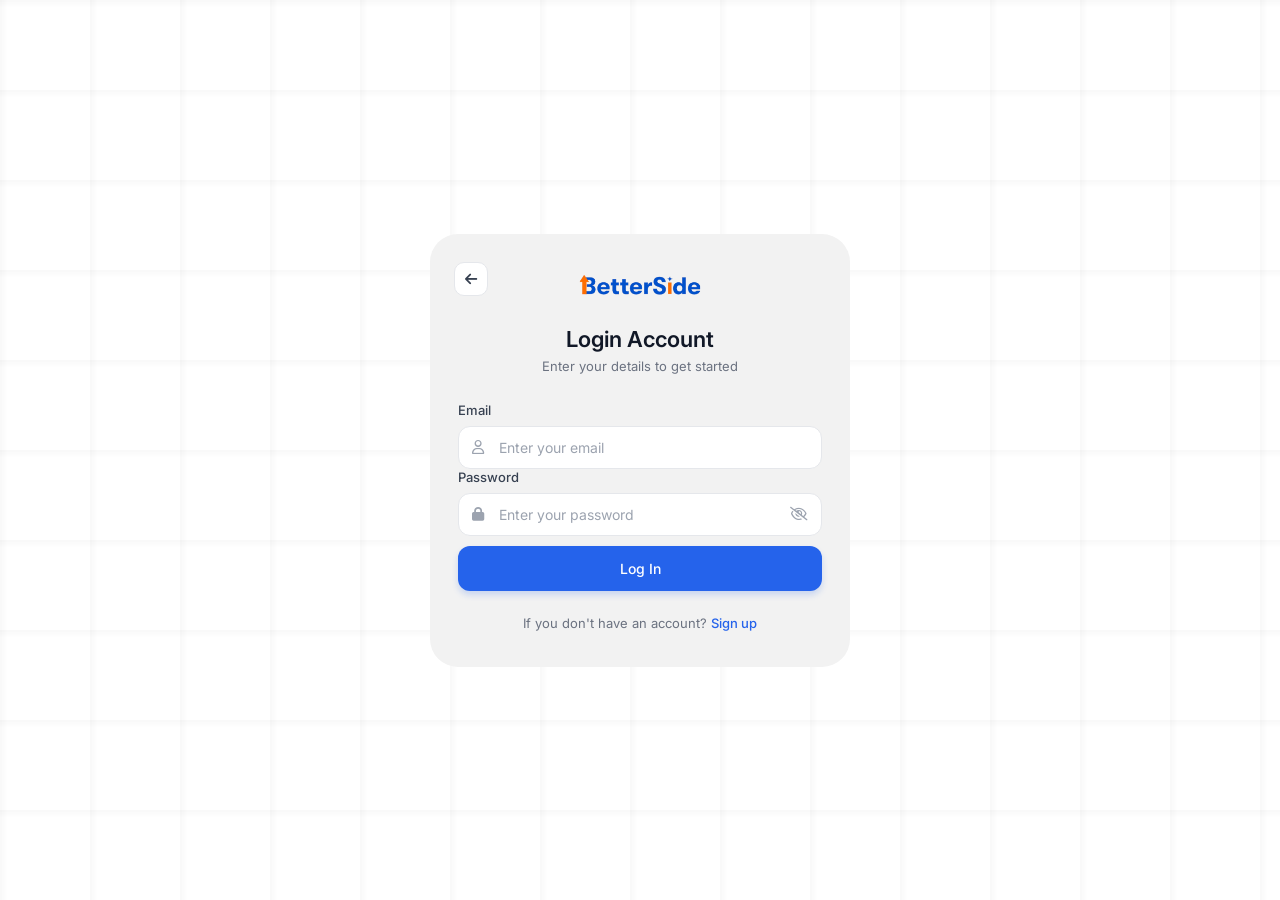
<file: subpage/Login/index.html>
<!DOCTYPE html>
<html lang="en">
<head>
    <meta charset="UTF-8">
    <title>Sign Up | BetterSide</title>
    <meta name="viewport" content="width=device-width, initial-scale=1.0">
    <link href="https://fonts.googleapis.com/css2?family=Inter:wght@400;500;600&display=swap" rel="stylesheet">
    <link href="https://cdnjs.cloudflare.com/ajax/libs/font-awesome/6.5.0/css/all.min.css" rel="stylesheet">
    <link rel="stylesheet" href="style.css">
</head>
<body>

    <div class="page-wrapper">
        <div class="card">

            <div class="logo">
                <img src="image/Betterside_Logo_1_1-removebg-preview.png" alt="BetterSide Logo">
            </div>

            <a href="./../../index.html" class="back-btn">
                <i class="fa-solid fa-arrow-left"></i>
            </a>

            <h1>Login Account</h1>
            <p class="subtitle">Enter your details to get started</p>

            <form id="loginForm">

                <div class="input-group">
                    <label>Email</label>
                    <div class="input-wrapper">
                        <i class="fa-regular fa-user input-icon"></i>
                        <input type="email" name="email" placeholder="Enter your email" required>
                    </div>
                </div>

                <div class="input-group">
                    <label>Password</label>
                    <div class="input-wrapper">
                        <i class="fa-solid fa-lock input-icon"></i>
                        <input type="password" name="password" id="passwordInput" placeholder="Enter your password" required>
                        <i class="fa-regular fa-eye-slash toggle-password" id="togglePassword"></i>
                    </div>
                </div>

                <button type="submit" class="submit-btn">Log In</button>

            </form>

            <div style="text-align: center; margin-top: 24px; font-size: 13px; color: #6b7280;">
                If you don't have an account? <a href="../Sign up/index.html" style="color: #2563eb; text-decoration: none; font-weight: 500;">Sign up</a>
            </div>

        </div>
    </div>

    <script>
        // LOGIN SYSTEM
        document.getElementById("loginForm").addEventListener("submit", async function(e) {
            e.preventDefault();

            const formData = new FormData(this);
            const email = formData.get("email");
            const password = formData.get("password");

            try {
                const res = await fetch("https://betterside-api.onrender.com/api/auth/login", {
                    method: "POST",
                    headers: { "Content-Type": "application/json" },
                    body: JSON.stringify({ email, password })
                });

                const data = await res.json();

                if (res.ok) {
                    localStorage.setItem("userName", data.user.name);
                    localStorage.setItem("userRole", data.user.role);
                    alert("Login successful 🎉");
                    window.location.href = "../Dashboard/dashboard.html";
                } else {
                    alert(data.message);
                }

            } catch (err) {
                alert("Server error");
            }
        });

        // Show/Hide Password
        const passwordInput = document.getElementById('passwordInput');
        const togglePassword = document.getElementById('togglePassword');

        togglePassword.addEventListener('click', function () {
            const type = passwordInput.getAttribute('type') === 'password' ? 'text' : 'password';
            passwordInput.setAttribute('type', type);
            this.classList.toggle('fa-eye');
            this.classList.toggle('fa-eye-slash');
        });
    </script>

</body>
</html>
</file>
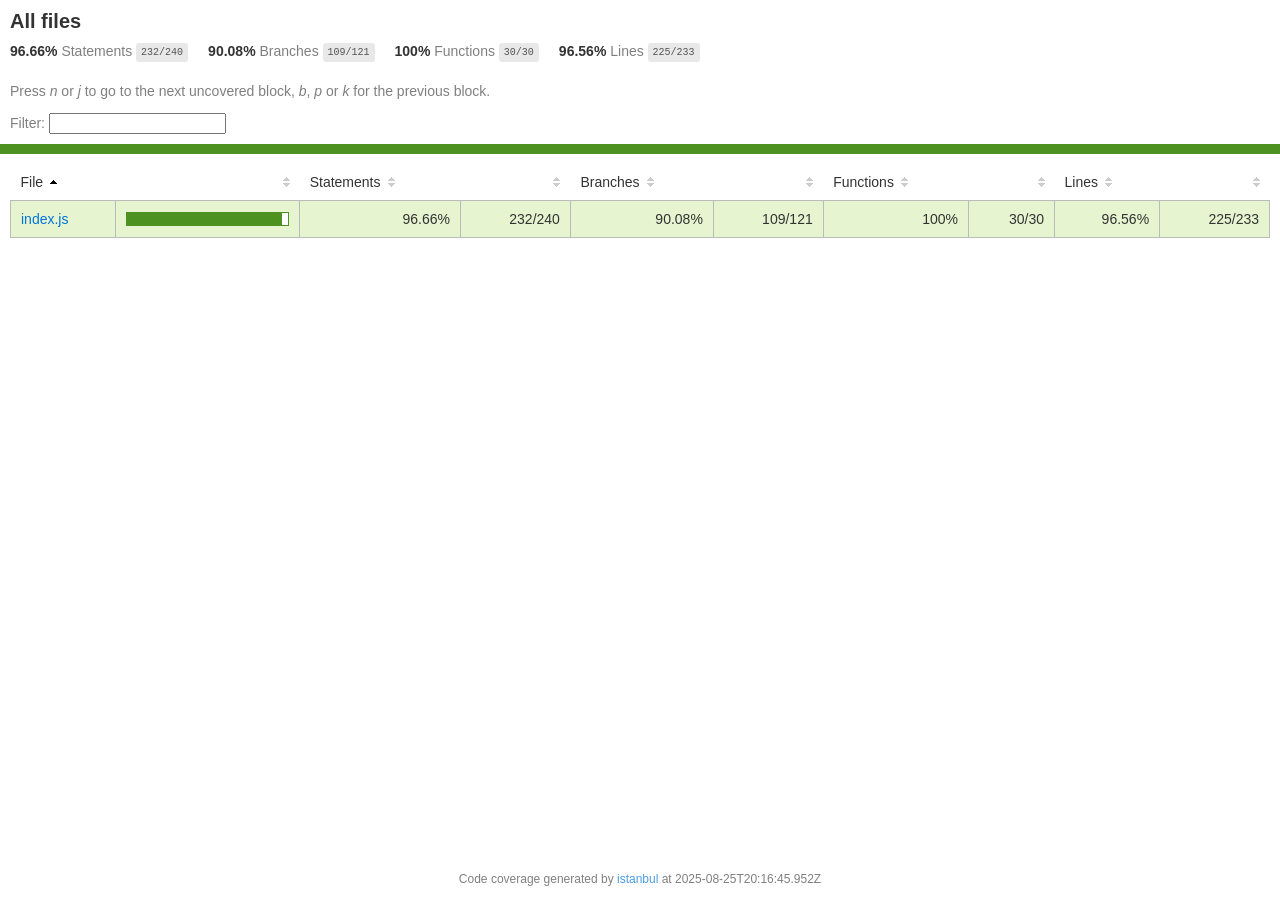
<file: Backend/node_modules/kareem/coverage/lcov-report/index.html>
<!doctype html>
<html lang="en">

<head>
    <title>Code coverage report for All files</title>
    <meta charset="utf-8" />
    <link rel="stylesheet" href="prettify.css" />
    <link rel="stylesheet" href="base.css" />
    <link rel="shortcut icon" type="image/x-icon" href="favicon.png" />
    <meta name="viewport" content="width=device-width, initial-scale=1" />
    <style type='text/css'>
        .coverage-summary .sorter {
            background-image: url(sort-arrow-sprite.png);
        }
    </style>
</head>
    
<body>
<div class='wrapper'>
    <div class='pad1'>
        <h1>All files</h1>
        <div class='clearfix'>
            
            <div class='fl pad1y space-right2'>
                <span class="strong">96.66% </span>
                <span class="quiet">Statements</span>
                <span class='fraction'>232/240</span>
            </div>
        
            
            <div class='fl pad1y space-right2'>
                <span class="strong">90.08% </span>
                <span class="quiet">Branches</span>
                <span class='fraction'>109/121</span>
            </div>
        
            
            <div class='fl pad1y space-right2'>
                <span class="strong">100% </span>
                <span class="quiet">Functions</span>
                <span class='fraction'>30/30</span>
            </div>
        
            
            <div class='fl pad1y space-right2'>
                <span class="strong">96.56% </span>
                <span class="quiet">Lines</span>
                <span class='fraction'>225/233</span>
            </div>
        
            
        </div>
        <p class="quiet">
            Press <em>n</em> or <em>j</em> to go to the next uncovered block, <em>b</em>, <em>p</em> or <em>k</em> for the previous block.
        </p>
        <template id="filterTemplate">
            <div class="quiet">
                Filter:
                <input type="search" id="fileSearch">
            </div>
        </template>
    </div>
    <div class='status-line high'></div>
    <div class="pad1">
<table class="coverage-summary">
<thead>
<tr>
   <th data-col="file" data-fmt="html" data-html="true" class="file">File</th>
   <th data-col="pic" data-type="number" data-fmt="html" data-html="true" class="pic"></th>
   <th data-col="statements" data-type="number" data-fmt="pct" class="pct">Statements</th>
   <th data-col="statements_raw" data-type="number" data-fmt="html" class="abs"></th>
   <th data-col="branches" data-type="number" data-fmt="pct" class="pct">Branches</th>
   <th data-col="branches_raw" data-type="number" data-fmt="html" class="abs"></th>
   <th data-col="functions" data-type="number" data-fmt="pct" class="pct">Functions</th>
   <th data-col="functions_raw" data-type="number" data-fmt="html" class="abs"></th>
   <th data-col="lines" data-type="number" data-fmt="pct" class="pct">Lines</th>
   <th data-col="lines_raw" data-type="number" data-fmt="html" class="abs"></th>
</tr>
</thead>
<tbody><tr>
	<td class="file high" data-value="index.js"><a href="index.js.html">index.js</a></td>
	<td data-value="96.66" class="pic high">
	<div class="chart"><div class="cover-fill" style="width: 96%"></div><div class="cover-empty" style="width: 4%"></div></div>
	</td>
	<td data-value="96.66" class="pct high">96.66%</td>
	<td data-value="240" class="abs high">232/240</td>
	<td data-value="90.08" class="pct high">90.08%</td>
	<td data-value="121" class="abs high">109/121</td>
	<td data-value="100" class="pct high">100%</td>
	<td data-value="30" class="abs high">30/30</td>
	<td data-value="96.56" class="pct high">96.56%</td>
	<td data-value="233" class="abs high">225/233</td>
	</tr>

</tbody>
</table>
</div>
                <div class='push'></div><!-- for sticky footer -->
            </div><!-- /wrapper -->
            <div class='footer quiet pad2 space-top1 center small'>
                Code coverage generated by
                <a href="https://istanbul.js.org/" target="_blank" rel="noopener noreferrer">istanbul</a>
                at 2025-08-25T20:16:45.952Z
            </div>
        <script src="prettify.js"></script>
        <script>
            window.onload = function () {
                prettyPrint();
            };
        </script>
        <script src="sorter.js"></script>
        <script src="block-navigation.js"></script>
    </body>
</html>
</file>
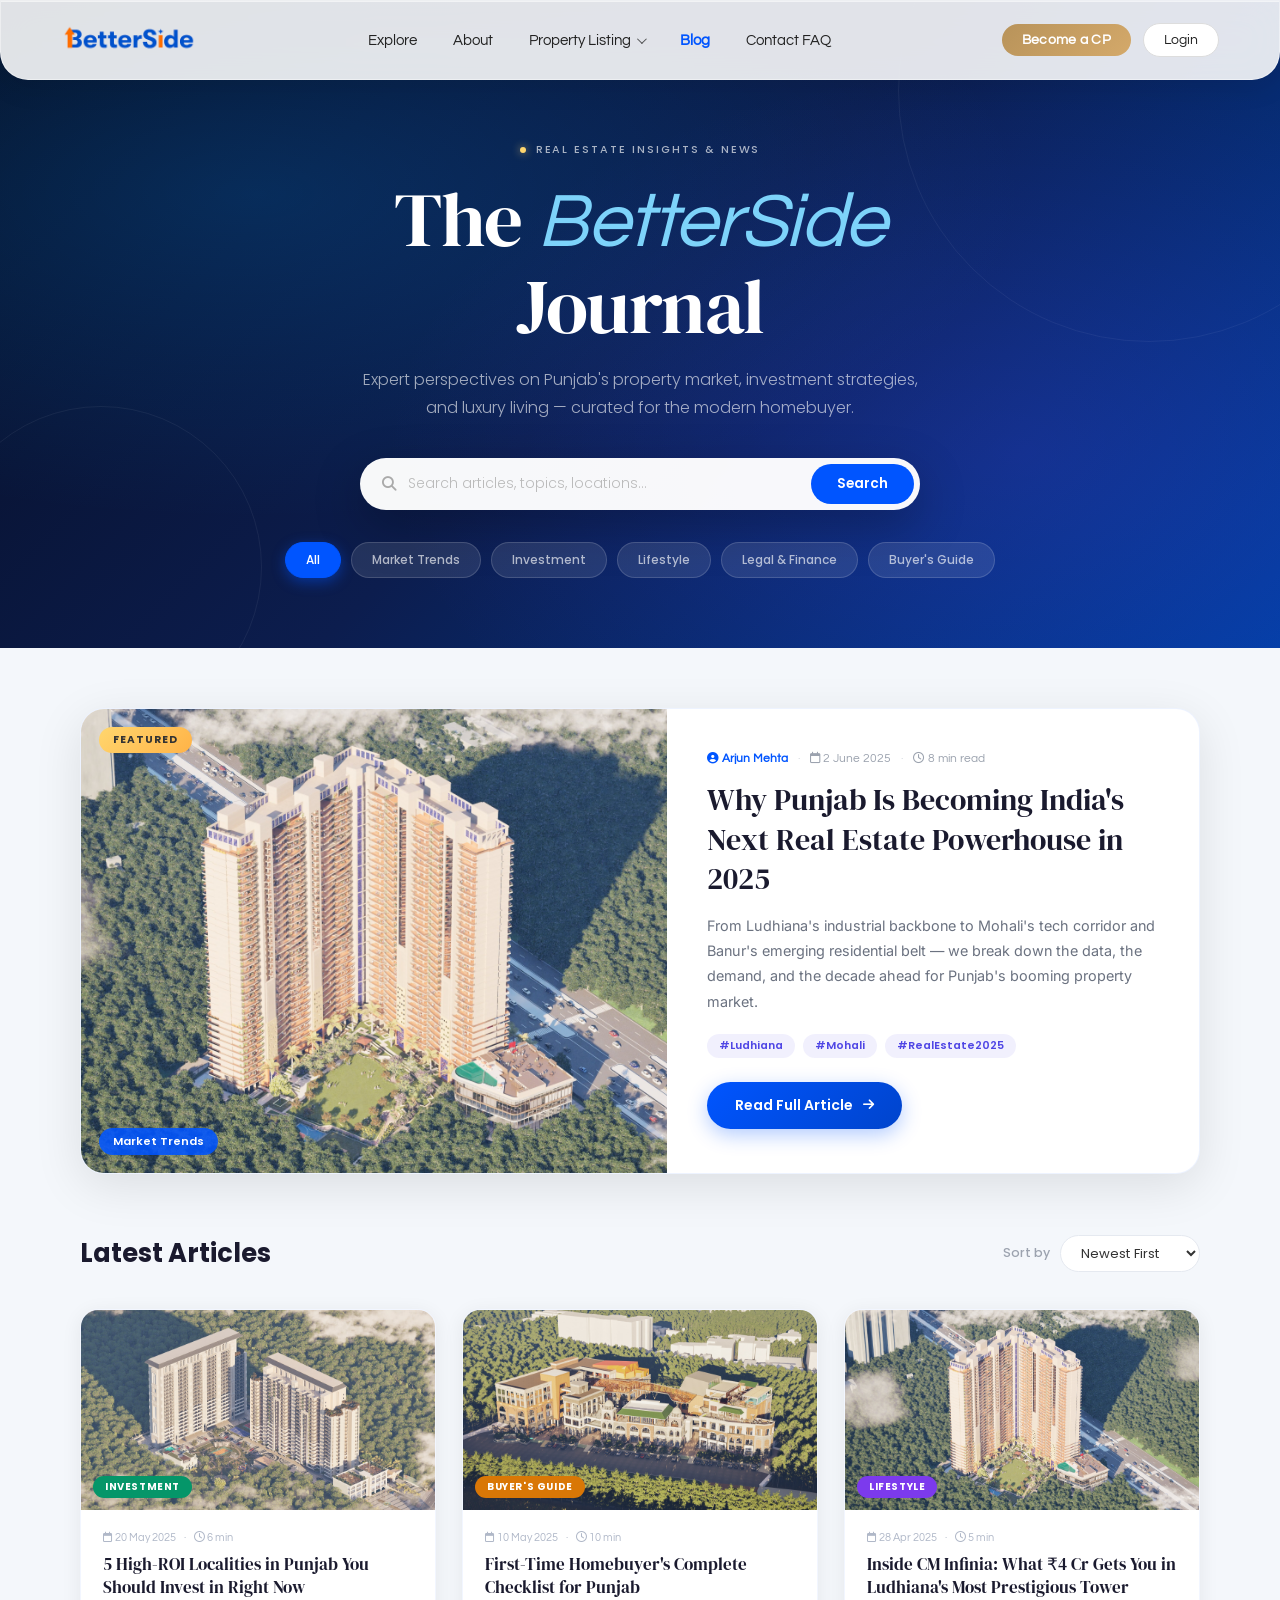
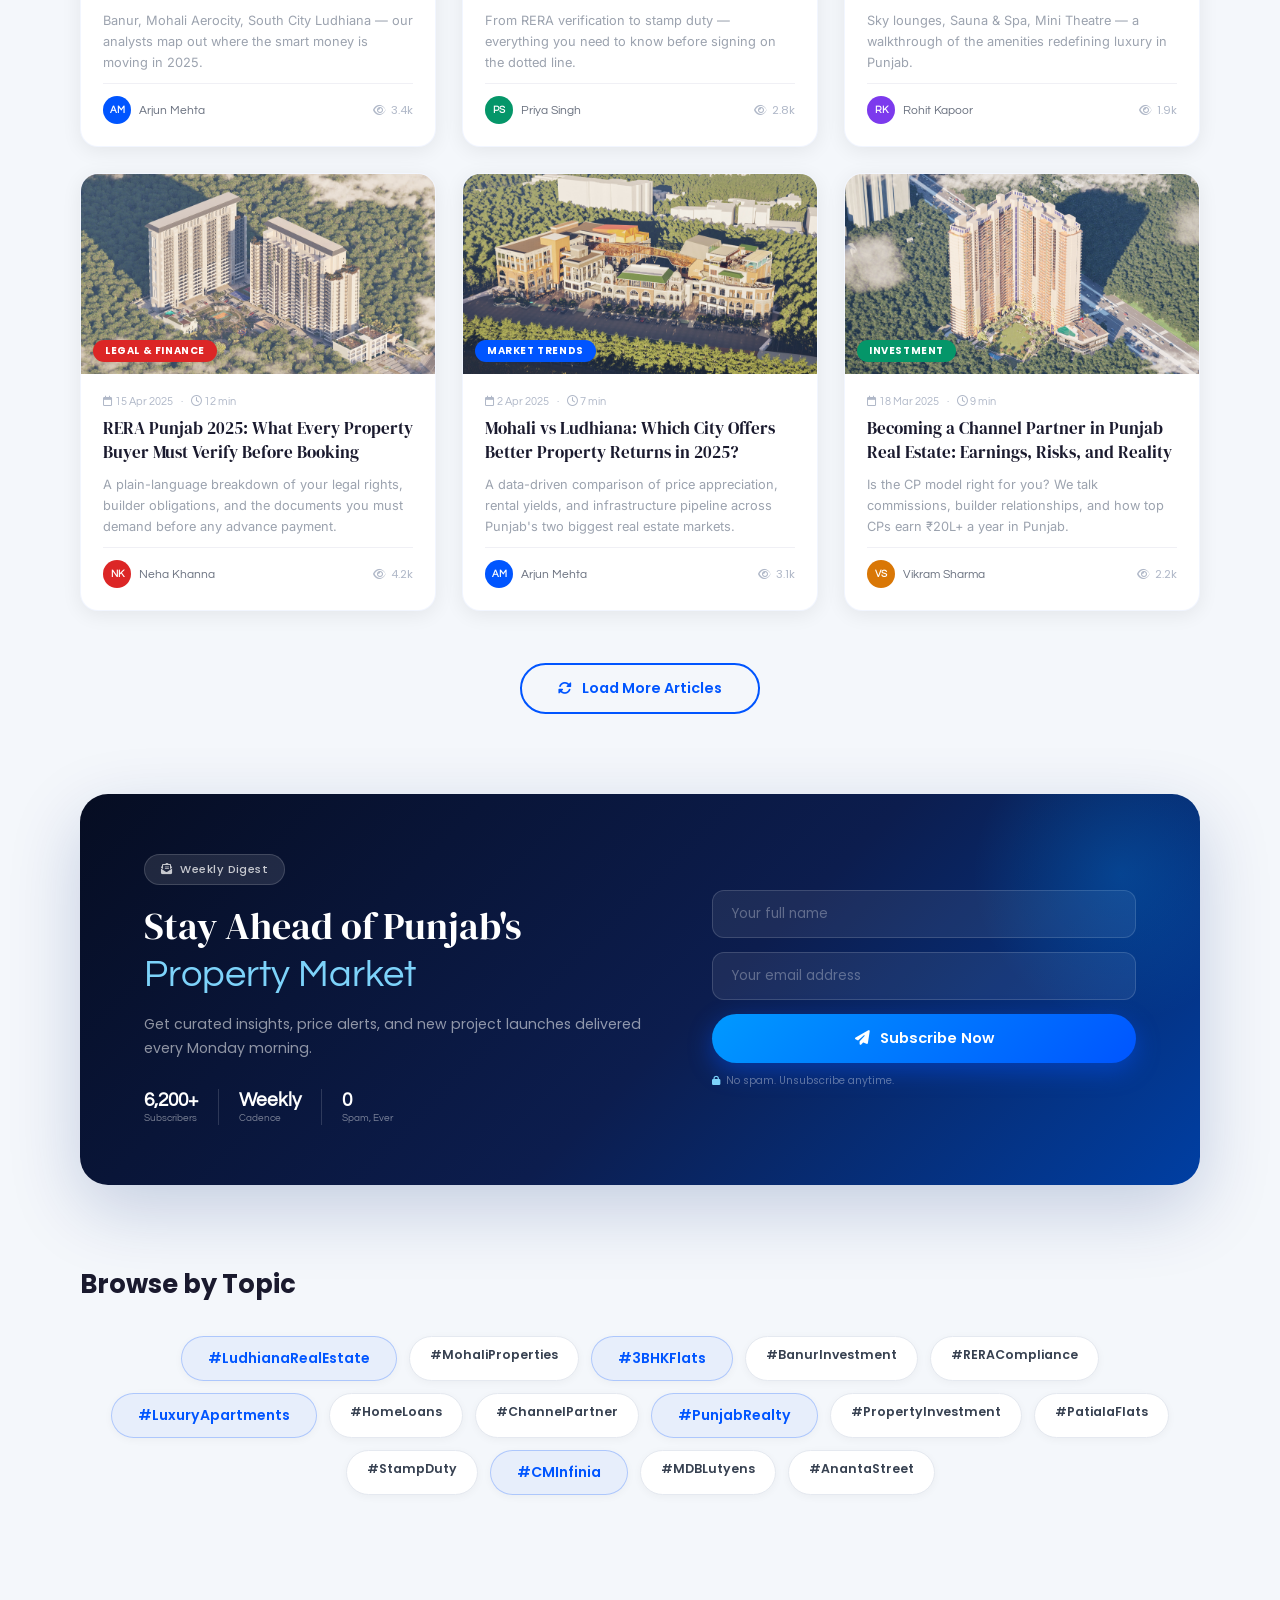
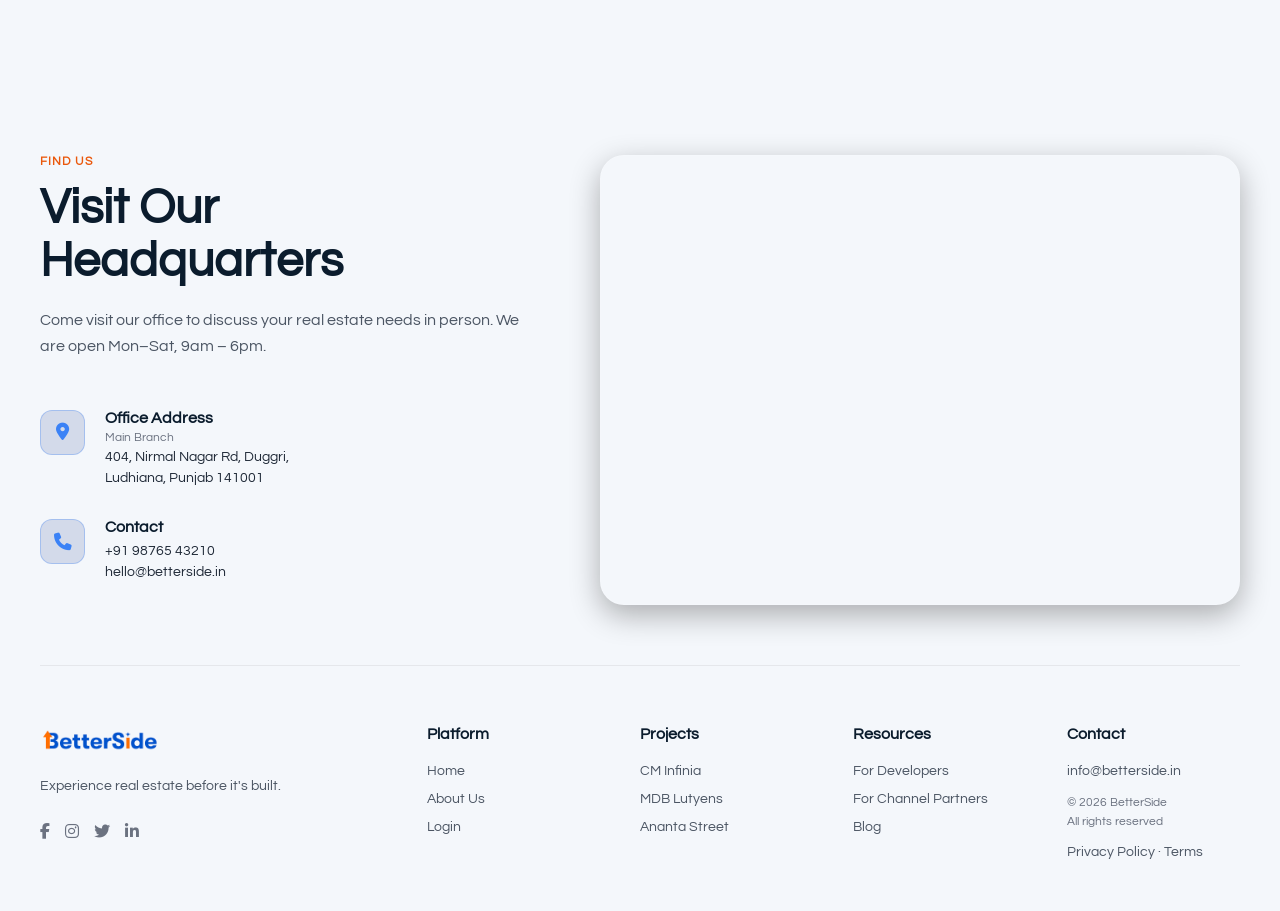
<file: blog.html>
<!DOCTYPE html>
<html lang="en">
<head>
  <meta charset="UTF-8">
  <meta name="viewport" content="width=device-width, initial-scale=1.0">
  <title>Blog — BetterSide Real Estate</title>
  <link rel="stylesheet" href="style.css">
  <link rel="stylesheet" href="/subpage/Blog/blog.css">
  <link href="https://fonts.googleapis.com/css2?family=Poppins:wght@300;400;500;600;700;800&family=Questrial&family=Inter:wght@300;400;600;700&family=DM+Serif+Display:ital@0;1&display=swap" rel="stylesheet">
  <link rel="stylesheet" href="https://cdnjs.cloudflare.com/ajax/libs/font-awesome/6.4.0/css/all.min.css">
</head>
<body class="blog-page">

  <!-- ══════════════════════════════════
       NAVBAR (same as homepage)
  ══════════════════════════════════ -->
  <nav class="navbar scrolled" id="mainNav">
    <a href="index.html" class="logo-space">
      <img src="../../images/Betterside Logo 1.png" alt="BetterSide"
        onerror="this.style.display='none';this.insertAdjacentHTML('afterend','<span class=\'logo-text\'>Better<span>Side</span></span>')"/>
    </a>
    <ul class="nav-links" id="navLinks">
      <li><a href="explore.html">Explore</a></li>
      <li><a href="about.html">About</a></li>
      <li class="has-dropdown" id="unitsDropdown">
        <a href="#" class="dropdown-trigger">Property Listing <span class="dd-chevron"></span></a>
        <ul class="dropdown-menu">
          <li><a href="index.html?filter=3bhk">3+1 BHK</a></li>
          <li><a href="index.html?filter=4bhk">4 BHK</a></li>
          <li><a href="index.html?filter=penthouse">Penthouse</a></li>
          <li><a href="index.html?filter=apartments">Apartments</a></li>
          <li><a href="index.html?filter=commercial">Commercials</a></li>
          <li><a href="index.html?filter=all">Show All</a></li>
        </ul>
      </li>
      <li><a href="blog.html" class="nav-active">Blog</a></li>
      <li><a href="contact.html">Contact FAQ</a></li>
      <li class="mobile-auth-btn">
        <button class="login-btn" onclick="window.location.href='login.html'" style="width:150px;margin-bottom:10px;border:1px solid #ccc;">Login</button>
      </li>
    </ul>
    <div class="nav-actions">
      <button class="cp-btn" onclick="window.location.href='sign-up.html'">Become a CP</button>
      <button class="login-btn" onclick="window.location.href='login.html'">Login</button>
    </div>
    <div class="hamburger" id="hamburger"><span></span><span></span><span></span></div>
  </nav>

  <!-- ══════════════════════════════════
       BLOG HERO
  ══════════════════════════════════ -->
  <section class="blog-hero">
    <div class="blog-hero-bg"></div>
    <div class="blog-hero-content">
      <span class="blog-hero-eyebrow">
        <span class="badge-dot"></span> Real Estate Insights &amp; News
      </span>
      <h1 class="blog-hero-title">The <em>BetterSide</em><br>Journal</h1>
      <p class="blog-hero-sub">Expert perspectives on Punjab's property market, investment strategies, and luxury living — curated for the modern homebuyer.</p>

      <!-- Search -->
      <div class="blog-search-wrap">
        <i class="fa-solid fa-magnifying-glass"></i>
        <input type="text" id="blogSearch" placeholder="Search articles, topics, locations…">
        <button id="blogSearchBtn">Search</button>
      </div>

      <!-- Category Pills -->
      <div class="blog-cats">
        <button class="blog-cat active" data-cat="all">All</button>
        <button class="blog-cat" data-cat="market">Market Trends</button>
        <button class="blog-cat" data-cat="investment">Investment</button>
        <button class="blog-cat" data-cat="lifestyle">Lifestyle</button>
        <button class="blog-cat" data-cat="legal">Legal &amp; Finance</button>
        <button class="blog-cat" data-cat="guide">Buyer's Guide</button>
      </div>
    </div>
  </section>

  <!-- ══════════════════════════════════
       FEATURED ARTICLE
  ══════════════════════════════════ -->
  <section class="blog-featured-section">
    <div class="blog-container">
      <div class="blog-featured-card" data-cat="market">
        <div class="bfc-image">
          <img src="images/cm.jpg" alt="Punjab Real Estate Boom">
          <span class="bfc-badge">Featured</span>
          <span class="bfc-cat-tag">Market Trends</span>
        </div>
        <div class="bfc-body">
          <div class="bfc-meta">
            <span class="bfc-author"><i class="fa-solid fa-user-circle"></i> Arjun Mehta</span>
            <span class="bfc-dot">·</span>
            <span><i class="fa-regular fa-calendar"></i> 2 June 2025</span>
            <span class="bfc-dot">·</span>
            <span><i class="fa-regular fa-clock"></i> 8 min read</span>
          </div>
          <h2 class="bfc-title">Why Punjab Is Becoming India's Next Real Estate Powerhouse in 2025</h2>
          <p class="bfc-excerpt">From Ludhiana's industrial backbone to Mohali's tech corridor and Banur's emerging residential belt — we break down the data, the demand, and the decade ahead for Punjab's booming property market.</p>
          <div class="bfc-tags">
            <span>#Ludhiana</span><span>#Mohali</span><span>#RealEstate2025</span>
          </div>
          <a href="blog-post.html" class="bfc-read-btn">
            Read Full Article <i class="fa-solid fa-arrow-right"></i>
          </a>
        </div>
      </div>
    </div>
  </section>

  <!-- ══════════════════════════════════
       ARTICLE GRID
  ══════════════════════════════════ -->
  <section class="blog-grid-section">
    <div class="blog-container">

      <div class="blog-section-header">
        <h2>Latest Articles</h2>
        <div class="blog-sort">
          <label>Sort by</label>
          <select id="blogSort">
            <option value="newest">Newest First</option>
            <option value="popular">Most Popular</option>
            <option value="oldest">Oldest First</option>
          </select>
        </div>
      </div>

      <div class="blog-grid" id="blogGrid">

        <!-- Card 1 -->
        <article class="blog-card" data-cat="investment" data-date="2025-05-20" data-views="3400">
          <a href="blog-post.html" class="blog-card-img-wrap">
            <img src="images/MDB_Lutyens_1766146795158.jpg" alt="Investment Guide">
            <span class="bc-cat investment">Investment</span>
          </a>
          <div class="blog-card-body">
            <div class="bc-meta">
              <span><i class="fa-regular fa-calendar"></i> 20 May 2025</span>
              <span>·</span>
              <span><i class="fa-regular fa-clock"></i> 6 min</span>
            </div>
            <h3 class="bc-title">5 High-ROI Localities in Punjab You Should Invest in Right Now</h3>
            <p class="bc-excerpt">Banur, Mohali Aerocity, South City Ludhiana — our analysts map out where the smart money is moving in 2025.</p>
            <div class="bc-footer">
              <div class="bc-author">
                <div class="bc-avatar">AM</div>
                <span>Arjun Mehta</span>
              </div>
              <span class="bc-views"><i class="fa-regular fa-eye"></i> 3.4k</span>
            </div>
          </div>
        </article>

        <!-- Card 2 -->
        <article class="blog-card" data-cat="guide" data-date="2025-05-10" data-views="2800">
          <a href="blog-post.html" class="blog-card-img-wrap">
            <img src="images/AnantaStreet_1766146992482.jpg" alt="First Home Guide">
            <span class="bc-cat guide">Buyer's Guide</span>
          </a>
          <div class="blog-card-body">
            <div class="bc-meta">
              <span><i class="fa-regular fa-calendar"></i> 10 May 2025</span>
              <span>·</span>
              <span><i class="fa-regular fa-clock"></i> 10 min</span>
            </div>
            <h3 class="bc-title">First-Time Homebuyer's Complete Checklist for Punjab</h3>
            <p class="bc-excerpt">From RERA verification to stamp duty — everything you need to know before signing on the dotted line.</p>
            <div class="bc-footer">
              <div class="bc-author">
                <div class="bc-avatar" style="background:#059669;">PS</div>
                <span>Priya Singh</span>
              </div>
              <span class="bc-views"><i class="fa-regular fa-eye"></i> 2.8k</span>
            </div>
          </div>
        </article>

        <!-- Card 3 -->
        <article class="blog-card" data-cat="lifestyle" data-date="2025-04-28" data-views="1900">
          <a href="blog-post.html" class="blog-card-img-wrap">
            <img src="images/cm.jpg" alt="Luxury Living">
            <span class="bc-cat lifestyle">Lifestyle</span>
          </a>
          <div class="blog-card-body">
            <div class="bc-meta">
              <span><i class="fa-regular fa-calendar"></i> 28 Apr 2025</span>
              <span>·</span>
              <span><i class="fa-regular fa-clock"></i> 5 min</span>
            </div>
            <h3 class="bc-title">Inside CM Infinia: What ₹4 Cr Gets You in Ludhiana's Most Prestigious Tower</h3>
            <p class="bc-excerpt">Sky lounges, Sauna & Spa, Mini Theatre — a walkthrough of the amenities redefining luxury in Punjab.</p>
            <div class="bc-footer">
              <div class="bc-author">
                <div class="bc-avatar" style="background:#7c3aed;">RK</div>
                <span>Rohit Kapoor</span>
              </div>
              <span class="bc-views"><i class="fa-regular fa-eye"></i> 1.9k</span>
            </div>
          </div>
        </article>

        <!-- Card 4 -->
        <article class="blog-card" data-cat="legal" data-date="2025-04-15" data-views="4200">
          <a href="blog-post.html" class="blog-card-img-wrap">
            <img src="images/MDB_Lutyens_1766146795158.jpg" alt="Legal Guide">
            <span class="bc-cat legal">Legal &amp; Finance</span>
          </a>
          <div class="blog-card-body">
            <div class="bc-meta">
              <span><i class="fa-regular fa-calendar"></i> 15 Apr 2025</span>
              <span>·</span>
              <span><i class="fa-regular fa-clock"></i> 12 min</span>
            </div>
            <h3 class="bc-title">RERA Punjab 2025: What Every Property Buyer Must Verify Before Booking</h3>
            <p class="bc-excerpt">A plain-language breakdown of your legal rights, builder obligations, and the documents you must demand before any advance payment.</p>
            <div class="bc-footer">
              <div class="bc-author">
                <div class="bc-avatar" style="background:#dc2626;">NK</div>
                <span>Neha Khanna</span>
              </div>
              <span class="bc-views"><i class="fa-regular fa-eye"></i> 4.2k</span>
            </div>
          </div>
        </article>

        <!-- Card 5 -->
        <article class="blog-card" data-cat="market" data-date="2025-04-02" data-views="3100">
          <a href="blog-post.html" class="blog-card-img-wrap">
            <img src="images/AnantaStreet_1766146992482.jpg" alt="Mohali Market">
            <span class="bc-cat market">Market Trends</span>
          </a>
          <div class="blog-card-body">
            <div class="bc-meta">
              <span><i class="fa-regular fa-calendar"></i> 2 Apr 2025</span>
              <span>·</span>
              <span><i class="fa-regular fa-clock"></i> 7 min</span>
            </div>
            <h3 class="bc-title">Mohali vs Ludhiana: Which City Offers Better Property Returns in 2025?</h3>
            <p class="bc-excerpt">A data-driven comparison of price appreciation, rental yields, and infrastructure pipeline across Punjab's two biggest real estate markets.</p>
            <div class="bc-footer">
              <div class="bc-author">
                <div class="bc-avatar">AM</div>
                <span>Arjun Mehta</span>
              </div>
              <span class="bc-views"><i class="fa-regular fa-eye"></i> 3.1k</span>
            </div>
          </div>
        </article>

        <!-- Card 6 -->
        <article class="blog-card" data-cat="investment" data-date="2025-03-18" data-views="2200">
          <a href="blog-post.html" class="blog-card-img-wrap">
            <img src="images/cm.jpg" alt="Channel Partner">
            <span class="bc-cat investment">Investment</span>
          </a>
          <div class="blog-card-body">
            <div class="bc-meta">
              <span><i class="fa-regular fa-calendar"></i> 18 Mar 2025</span>
              <span>·</span>
              <span><i class="fa-regular fa-clock"></i> 9 min</span>
            </div>
            <h3 class="bc-title">Becoming a Channel Partner in Punjab Real Estate: Earnings, Risks, and Reality</h3>
            <p class="bc-excerpt">Is the CP model right for you? We talk commissions, builder relationships, and how top CPs earn ₹20L+ a year in Punjab.</p>
            <div class="bc-footer">
              <div class="bc-author">
                <div class="bc-avatar" style="background:#d97706;">VS</div>
                <span>Vikram Sharma</span>
              </div>
              <span class="bc-views"><i class="fa-regular fa-eye"></i> 2.2k</span>
            </div>
          </div>
        </article>

      </div><!-- /blog-grid -->

      <!-- No Results -->
      <div class="blog-no-results" id="blogNoResults" style="display:none;">
        <i class="fa-regular fa-face-frown"></i>
        <p>No articles match your search. Try a different keyword or category.</p>
        <button onclick="resetBlog()">Clear Filters</button>
      </div>

      <!-- Load More -->
      <div class="blog-load-more">
        <button class="blm-btn" id="loadMoreBtn">
          <i class="fa-solid fa-rotate"></i> Load More Articles
        </button>
      </div>

    </div>
  </section>

  <!-- ══════════════════════════════════
       NEWSLETTER STRIP
  ══════════════════════════════════ -->
  <section class="blog-newsletter">
    <div class="blog-container">
      <div class="bln-card">
        <div class="bln-glow"></div>
        <div class="bln-left">
          <span class="bln-badge"><i class="fa-solid fa-envelope-open-text"></i> Weekly Digest</span>
          <h2>Stay Ahead of Punjab's<br><span>Property Market</span></h2>
          <p>Get curated insights, price alerts, and new project launches delivered every Monday morning.</p>
          <div class="bln-stats">
            <div class="bln-stat"><strong>6,200+</strong><span>Subscribers</span></div>
            <div class="bln-stat-div"></div>
            <div class="bln-stat"><strong>Weekly</strong><span>Cadence</span></div>
            <div class="bln-stat-div"></div>
            <div class="bln-stat"><strong>0</strong><span>Spam, Ever</span></div>
          </div>
        </div>
        <div class="bln-right">
          <div class="bln-form-group">
            <input type="text" placeholder="Your full name" class="bln-input" id="blnName">
          </div>
          <div class="bln-form-group">
            <input type="email" placeholder="Your email address" class="bln-input" id="blnEmail">
          </div>
          <button class="bln-submit" id="blnSubmit">
            <i class="fa-solid fa-paper-plane"></i> Subscribe Now
          </button>
          <p class="bln-note"><i class="fa-solid fa-lock"></i> No spam. Unsubscribe anytime.</p>
          <div class="bln-success" id="blnSuccess">
            <i class="fa-solid fa-circle-check"></i> You're subscribed! Check your inbox.
          </div>
        </div>
      </div>
    </div>
  </section>

  <!-- ══════════════════════════════════
       TOPICS CLOUD
  ══════════════════════════════════ -->
  <section class="blog-topics-section">
    <div class="blog-container">
      <div class="blog-section-header" style="margin-bottom:32px;">
        <h2>Browse by Topic</h2>
      </div>
      <div class="blog-topics-cloud">
        <a href="#" class="btc-tag large">#LudhianaRealEstate</a>
        <a href="#" class="btc-tag">#MohaliProperties</a>
        <a href="#" class="btc-tag large">#3BHKFlats</a>
        <a href="#" class="btc-tag">#BanurInvestment</a>
        <a href="#" class="btc-tag">#RERACompliance</a>
        <a href="#" class="btc-tag large">#LuxuryApartments</a>
        <a href="#" class="btc-tag">#HomeLoans</a>
        <a href="#" class="btc-tag">#ChannelPartner</a>
        <a href="#" class="btc-tag large">#PunjabRealty</a>
        <a href="#" class="btc-tag">#PropertyInvestment</a>
        <a href="#" class="btc-tag">#PatialaFlats</a>
        <a href="#" class="btc-tag">#StampDuty</a>
        <a href="#" class="btc-tag large">#CMInfinia</a>
        <a href="#" class="btc-tag">#MDBLutyens</a>
        <a href="#" class="btc-tag">#AnantaStreet</a>
      </div>
    </div>
  </section>

  <!-- ══════════════════════════════════
       FOOTER (matching homepage)
  ══════════════════════════════════ -->
  <footer class="bs-footer">
    <div class="bs-container">
      <div class="bs-footer-flex-wrapper">
        <div class="bs-top-section">
          <span class="bs-label">Find Us</span>
          <h2 class="bs-heading">Visit Our<br>Headquarters</h2>
          <p class="bs-subtext">Come visit our office to discuss your real estate needs in person. We are open Mon–Sat, 9am – 6pm.</p>
          <div class="bs-contact-list">
            <div class="bs-contact-item">
              <div class="bs-icon-box"><i class="fa-solid fa-location-dot"></i></div>
              <div class="bs-contact-info">
                <h4>Office Address</h4>
                <p class="bs-detail-label">Main Branch</p>
                <p class="bs-detail-value">404, Nirmal Nagar Rd, Duggri,<br>Ludhiana, Punjab 141001</p>
              </div>
            </div>
            <div class="bs-contact-item">
              <div class="bs-icon-box"><i class="fa-solid fa-phone"></i></div>
              <div class="bs-contact-info">
                <h4>Contact</h4>
                <p class="bs-detail-value">+91 98765 43210<br>hello@betterside.in</p>
              </div>
            </div>
          </div>
        </div>
        <div class="bs-map-section">
          <iframe src="https://www.google.com/maps/embed?pb=!1m18!1m12!1m3!1d3424.5156752562984!2d75.84474317558585!3d30.872232174517286!2m3!1f0!2f0!3f0!3m2!1i1024!2i768!4f13.1!3m3!1m2!1s0x391a83eb70abb0a3%3A0xb2cea78c46492a36!2sBetterSide!5e0!3m2!1sen!2sin!4v1775458439162!5m2!1sen!2sin" width="100%" height="100%" style="border:0;" allowfullscreen="" loading="lazy" referrerpolicy="no-referrer-when-downgrade"></iframe>
        </div>
      </div>
      <div class="bs-divider"></div>
      <div class="bs-bottom-section">
        <div class="bs-col bs-brand-col">
          <div class="bs-logo-wrapper">
            <img src="../../images/Betterside Logo 1.png" alt="BetterSide" class="bs-logo"
              onerror="this.style.display='none';this.insertAdjacentHTML('afterend','<span style=\'font-weight:700;font-size:1.1rem;\'>BetterSide</span>')">
          </div>
          <p class="bs-brand-desc">Experience real estate before it's built.</p>
          <div class="bs-social-icons">
            <a href="#"><i class="fa-brands fa-facebook-f"></i></a>
            <a href="#"><i class="fa-brands fa-instagram"></i></a>
            <a href="#"><i class="fa-brands fa-twitter"></i></a>
            <a href="#"><i class="fa-brands fa-linkedin-in"></i></a>
          </div>
        </div>
        <div class="bs-col">
          <h5>Platform</h5>
          <ul class="bs-links">
            <li><a href="index.html">Home</a></li>
            <li><a href="about.html">About Us</a></li>
            <li><a href="login.html">Login</a></li>
          </ul>
        </div>
        <div class="bs-col">
          <h5>Projects</h5>
          <ul class="bs-links">
            <li><a href="./property-listing/cm-infinia.html">CM Infinia</a></li>
            <li><a href="./property-listing/mdb-the-lutyens.html">MDB Lutyens</a></li>
            <li><a href="./property-listing/ananta-street.html">Ananta Street</a></li>
          </ul>
        </div>
        <div class="bs-col">
          <h5>Resources</h5>
          <ul class="bs-links">
            <li><a href="sign-up.html">For Developers</a></li>
            <li><a href="sign-up.html">For Channel Partners</a></li>
            <li><a href="blog.html">Blog</a></li>
          </ul>
        </div>
        <div class="bs-col">
          <h5>Contact</h5>
          <ul class="bs-links">
            <li><a href="#">info@betterside.in</a></li>
            <li class="bs-copyright">© 2026 BetterSide<br>All rights reserved</li>
            <li><a href="#">Privacy Policy · Terms</a></li>
          </ul>
        </div>
      </div>
    </div>
  </footer>

  <script>
    /* ── Navbar ── */
    const hamburger = document.getElementById('hamburger');
    const navLinks  = document.getElementById('navLinks');
    const dropdown  = document.getElementById('unitsDropdown');

    if (hamburger) hamburger.addEventListener('click', () => navLinks.classList.toggle('active'));
    dropdown.querySelector('.dropdown-trigger').addEventListener('click', e => {
      e.preventDefault(); e.stopPropagation();
      dropdown.classList.toggle('open');
    });
    document.addEventListener('click', e => { if (!dropdown.contains(e.target)) dropdown.classList.remove('open'); });

    /* ── Category Filter ── */
    const cats  = document.querySelectorAll('.blog-cat');
    const cards = document.querySelectorAll('.blog-card');
    let activeCat = 'all';
    let searchTerm = '';

    cats.forEach(btn => btn.addEventListener('click', () => {
      cats.forEach(b => b.classList.remove('active'));
      btn.classList.add('active');
      activeCat = btn.dataset.cat;
      filterCards();
    }));

    /* ── Search ── */
    const searchInput = document.getElementById('blogSearch');
    searchInput.addEventListener('input', () => { searchTerm = searchInput.value.toLowerCase(); filterCards(); });
    document.getElementById('blogSearchBtn').addEventListener('click', () => { searchTerm = searchInput.value.toLowerCase(); filterCards(); });

    function filterCards() {
      let visible = 0;
      cards.forEach(card => {
        const catMatch  = activeCat === 'all' || card.dataset.cat === activeCat;
        const textMatch = !searchTerm ||
          card.querySelector('.bc-title').textContent.toLowerCase().includes(searchTerm) ||
          card.querySelector('.bc-excerpt').textContent.toLowerCase().includes(searchTerm);
        const show = catMatch && textMatch;
        card.style.display = show ? '' : 'none';
        if (show) visible++;
      });
      document.getElementById('blogNoResults').style.display = visible === 0 ? 'flex' : 'none';
    }

    function resetBlog() {
      cats.forEach(b => b.classList.remove('active'));
      cats[0].classList.add('active');
      activeCat = 'all'; searchTerm = '';
      searchInput.value = '';
      filterCards();
    }

    /* ── Sort ── */
    document.getElementById('blogSort').addEventListener('change', function() {
      const grid = document.getElementById('blogGrid');
      const cardArr = [...cards];
      if (this.value === 'newest') cardArr.sort((a,b) => new Date(b.dataset.date) - new Date(a.dataset.date));
      else if (this.value === 'oldest') cardArr.sort((a,b) => new Date(a.dataset.date) - new Date(b.dataset.date));
      else if (this.value === 'popular') cardArr.sort((a,b) => parseInt(b.dataset.views) - parseInt(a.dataset.views));
      cardArr.forEach(c => grid.appendChild(c));
    });

    /* ── Load More (cosmetic) ── */
    document.getElementById('loadMoreBtn').addEventListener('click', function() {
      this.innerHTML = '<i class="fa-solid fa-circle-check"></i> All articles loaded';
      this.disabled = true;
      this.style.opacity = '0.5';
    });

    /* ── Newsletter ── */
    document.getElementById('blnSubmit').addEventListener('click', () => {
      const name  = document.getElementById('blnName').value.trim();
      const email = document.getElementById('blnEmail').value.trim();
      if (!name || !email || !email.includes('@')) {
        alert('Please enter a valid name and email.'); return;
      }
      document.getElementById('blnSuccess').style.display = 'flex';
      document.getElementById('blnSubmit').style.display  = 'none';
    });
  </script>

</body>
</html>
</file>
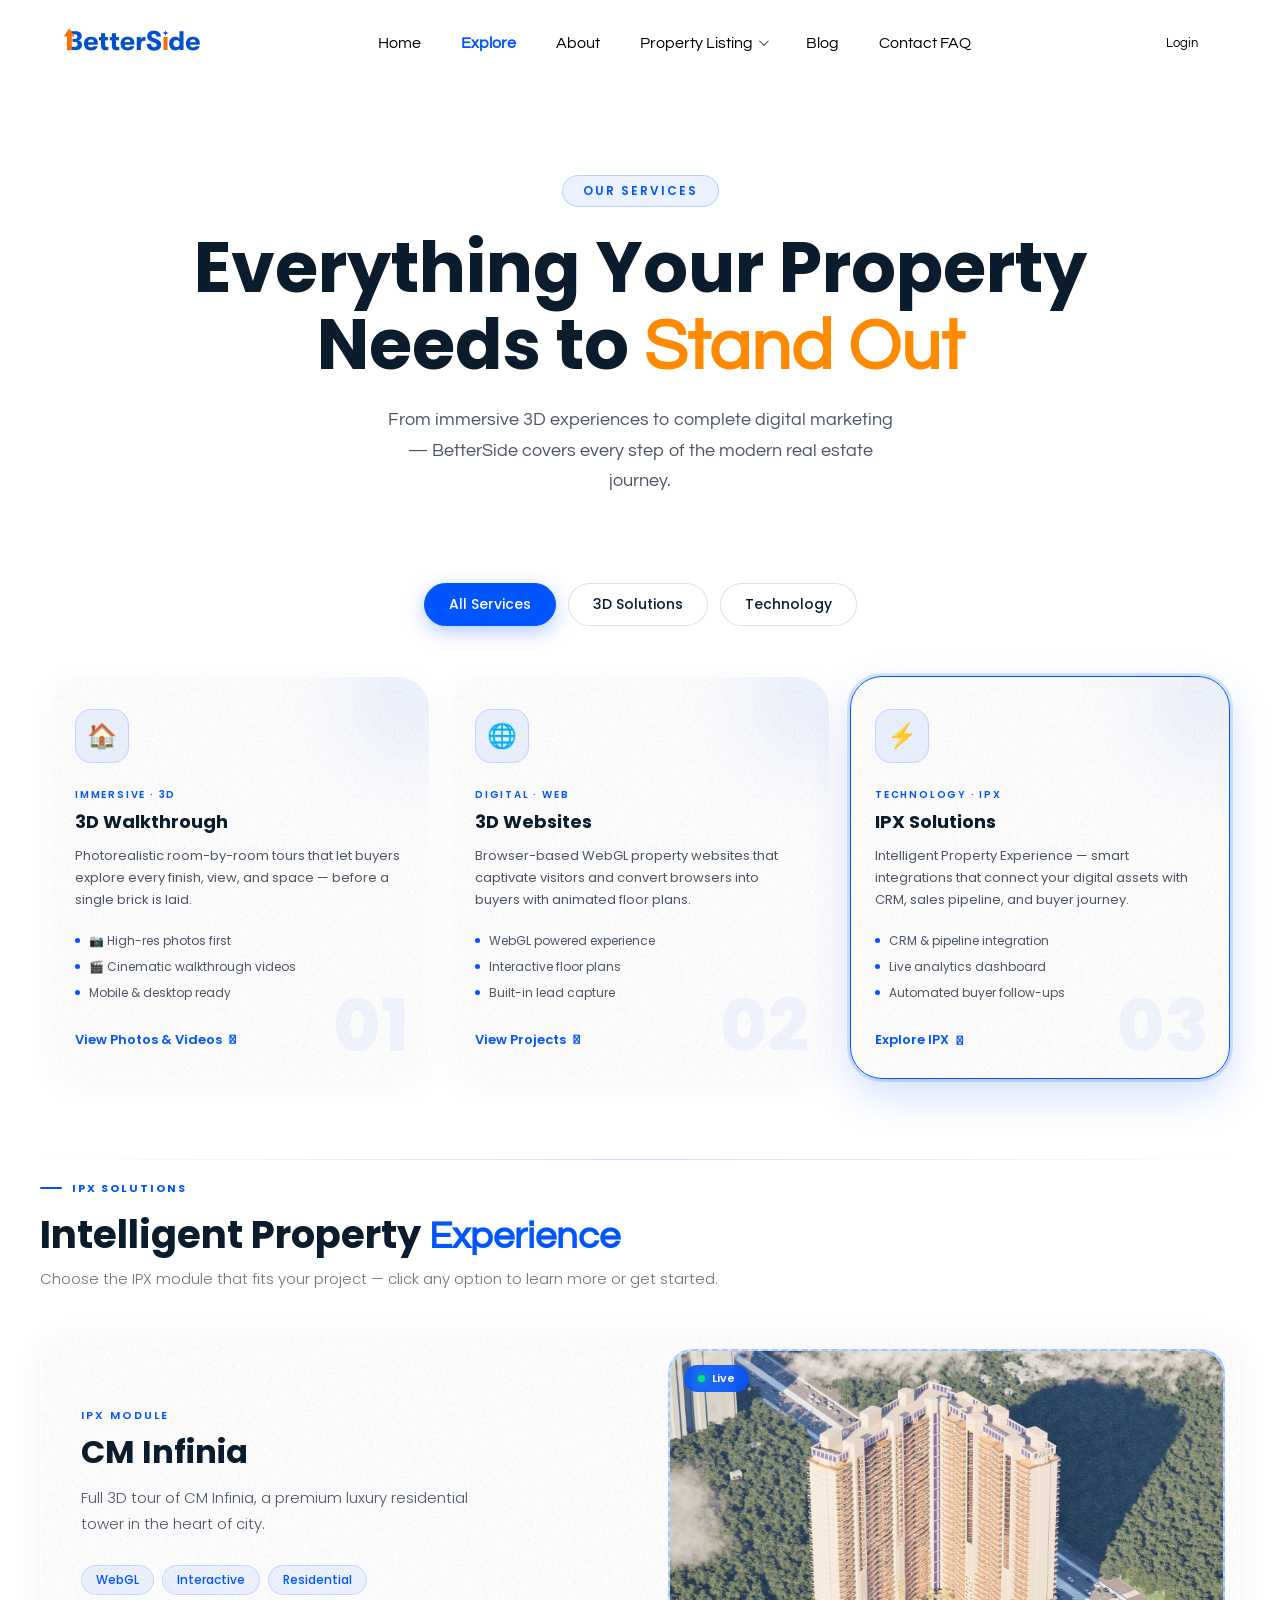
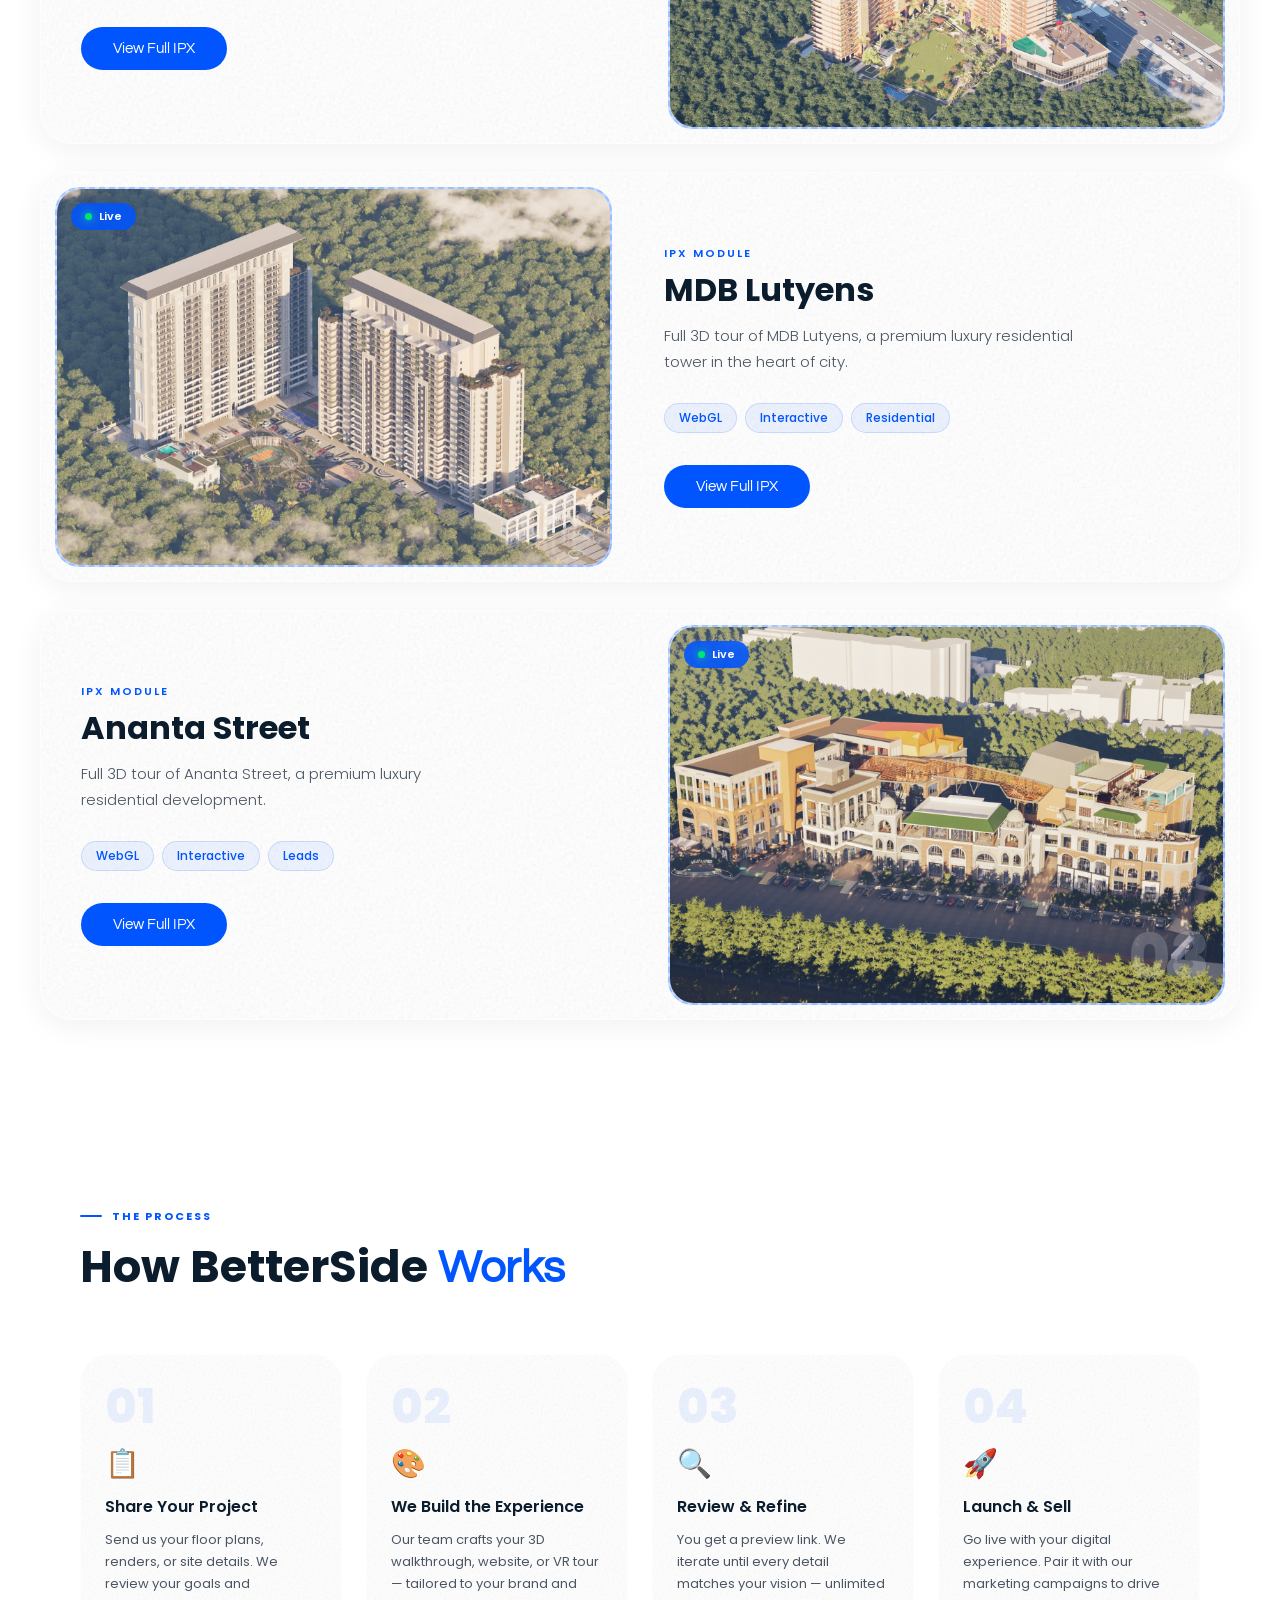
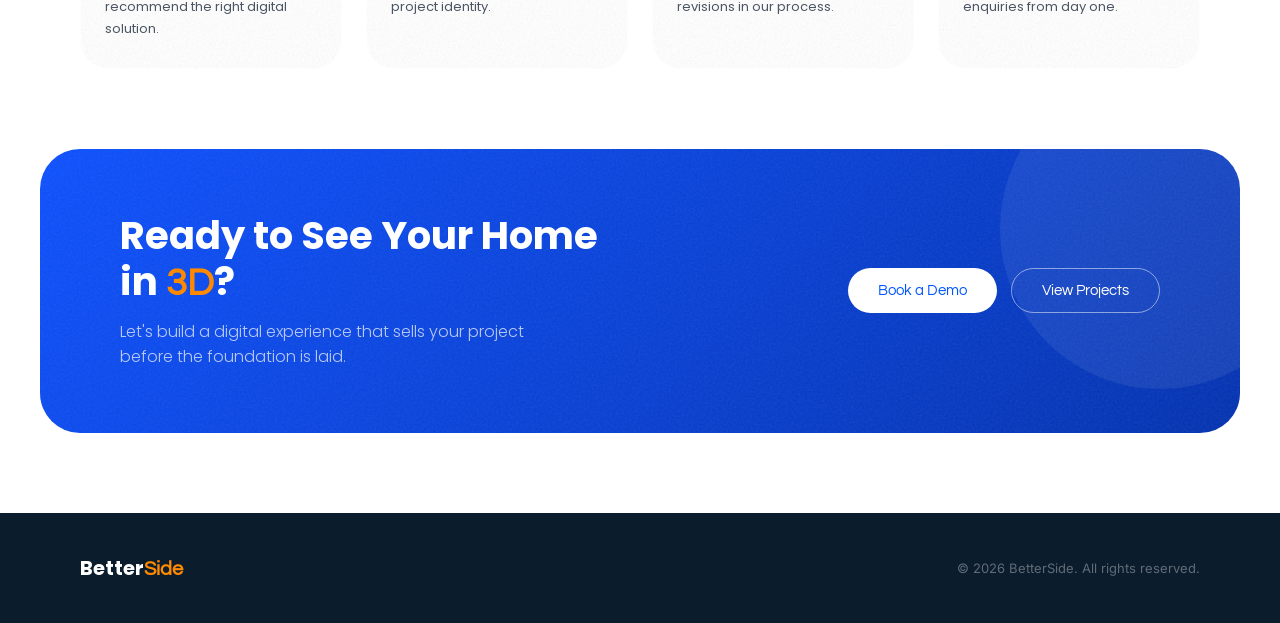
<file: explore.html>
<!DOCTYPE html>
<html lang="en">
<head>
  <meta charset="UTF-8"/>
  <meta name="viewport" content="width=device-width, initial-scale=1.0"/>
  <title>Explore – BetterSide</title>
  <link href="https://fonts.googleapis.com/css2?family=Poppins:wght@300;400;500;600;700&family=Questrial&family=Inter:wght@300;400;600;700&display=swap" rel="stylesheet"/>
  <link rel="stylesheet" href="https://cdnjs.cloudflare.com/ajax/libs/font-awesome/6.4.0/css/all.min.css"/>
  <link rel="stylesheet" href="./subpage/Explore/explore-style.css"/>
</head>
<body>

<!-- NAVBAR -->
<nav class="navbar" id="navbar">
 <a href="./../../index.html" class="logo-space">
      <img src="../../images/Betterside Logo 1.png" alt="BetterSide"
        onerror="this.style.display='none';this.insertAdjacentHTML('afterend','<span class=\'logo-text\'>Better<span>Side</span></span>')"/>
    </a>
  <ul class="nav-links" id="navLinks">
    <li><a href="index.html">Home</a></li>
    <li class="active">Explore</li>
    <li><a href="about.html">About</a></li>
  <li class="has-dropdown" id="unitsDropdown">
          <a href="#" class="dropdown-trigger">Property Listing <span class="dd-chevron"></span></a>
    <ul class="dropdown-menu">
  <li><a href="/index.html?filter=3bhk">3+1 BHK</a></li>
  <li><a href="/index.html?filter=4bhk">4 BHK</a></li>
  <li><a href="/index.html?filter=penthouse">Penthouse</a></li>
  <li><a href="/index.html?filter=apartments">Apartments</a></li>
  <li><a href="/index.html?filter=commercial">Commercials</a></li>
  <li><a href="/index.html?filter=all">Show All</a></li>
</ul>
        </li>
    <li>Blog</li>
    
    <li><a href="contact.html">Contact FAQ</a></li>
    <li class="mobile-auth-btn">
      <button class="login-btn" onclick="window.location.href='login.html'" style="width:150px;margin-bottom:10px;border:1px solid #ccc;">Login</button>
    </li>
    
  </ul>
  <div class="nav-actions">
    
    <button class="login-btn" onclick="window.location.href='login.html'">Login</button>
  </div>
  <div class="hamburger" id="hamburger">
    <span></span><span></span><span></span>
  </div>
</nav>

<div class="page-wrapper">

  <!-- HERO -->
  <section class="explore-hero">
    <div class="explore-eyebrow">Our Services</div>
    <h1>Everything Your Property<br/>Needs to <span class="accent">Stand Out</span></h1>
    <p>From immersive 3D experiences to complete digital marketing — BetterSide covers every step of the modern real estate journey.</p>
  </section>

  <!-- FILTER TABS -->
  <div class="filter-tabs">
    <button class="tab-btn active" data-filter="all">All Services</button>
    <button class="tab-btn" data-filter="3d">3D Solutions</button>
    <button class="tab-btn" data-filter="tech">Technology</button>
  </div>

  <!-- SERVICE CARDS -->
  <div class="services-grid" id="servicesGrid">
    <div class="service-card" data-category="3d" data-showcase="walkthrough">
      <div class="card-glow"></div>
      <div class="card-icon-wrap">🏠</div>
      <div class="card-tag">Immersive · 3D</div>
      <div class="card-title">3D Walkthrough</div>
      <p class="card-desc">Photorealistic room-by-room tours that let buyers explore every finish, view, and space — before a single brick is laid.</p>
      <ul class="card-list">
        <li>📷 High-res photos first</li>
        <li>🎬 Cinematic walkthrough videos</li>
        <li>Mobile &amp; desktop ready</li>
      </ul>
      <span class="card-cta">View Photos &amp; Videos <i class="fas fa-arrow-down"></i></span>
      <div class="card-num">01</div>
    </div>
    <div class="service-card" data-category="3d" data-showcase="websites">
      <div class="card-glow"></div>
      <div class="card-icon-wrap">🌐</div>
      <div class="card-tag">Digital · Web</div>
      <div class="card-title">3D Websites</div>
      <p class="card-desc">Browser-based WebGL property websites that captivate visitors and convert browsers into buyers with animated floor plans.</p>
      <ul class="card-list">
        <li>WebGL powered experience</li>
        <li>Interactive floor plans</li>
        <li>Built-in lead capture</li>
      </ul>
      <span class="card-cta">View Projects <i class="fas fa-arrow-down"></i></span>
      <div class="card-num">02</div>
    </div>
    <div class="service-card" data-category="tech" data-showcase="ipx">
      <div class="card-glow"></div>
      <div class="card-icon-wrap">⚡</div>
      <div class="card-tag">Technology · IPX</div>
      <div class="card-title">IPX Solutions</div>
      <p class="card-desc">Intelligent Property Experience — smart integrations that connect your digital assets with CRM, sales pipeline, and buyer journey.</p>
      <ul class="card-list">
        <li>CRM &amp; pipeline integration</li>
        <li>Live analytics dashboard</li>
        <li>Automated buyer follow-ups</li>
      </ul>
      <span class="card-cta">Explore IPX <i class="fas fa-arrow-down"></i></span>
      <div class="card-num">03</div>
    </div>
  </div>

  <!-- WALKTHROUGH DIVIDER -->
  <div class="wt-divider" id="walkthroughDivider"><div class="showcase-divider-line"></div></div>

  <!-- WALKTHROUGH SHOWCASE -->
  <section class="wt-section" id="walkthroughSection">
    <div class="wt-block-header">
      <div class="section-label">3D Walkthrough · Photos</div>
      <h2>Stills from Our <span>Projects</span></h2>
      <p>High-resolution renders capturing every finish, material, and moment of light.</p>
    </div>
    <div class="wt-photos-grid">
      <div class="wt-photo wt-photo-large">
        <div class="wt-photo-inner"><img src="/subpage/Explore/media/image/1.png" alt="AGI Majestic"/></div>
        <div class="wt-photo-label">AGI Majestic</div>
      </div>
      <div class="wt-photo">
        <div class="wt-photo-inner"><img src="/subpage/Explore/media/image/2.png" alt="Ananta Street"/></div>
        <div class="wt-photo-label">Ananta Street</div>
      </div>
      <div class="wt-photo">
        <div class="wt-photo-inner"><img src="/subpage/Explore/media/image/3.png" alt="Kitchen Render"/></div>
        <div class="wt-photo-label">MDB Lutyens</div>
      </div>
      <div class="wt-photo">
        <div class="wt-photo-inner"><img src="/subpage/Explore/media/image/4.png" alt="Bathroom Render"/></div>
        <div class="wt-photo-label">MDB Lutyens</div>
      </div>
      <div class="wt-photo">
        <div class="wt-photo-inner"><img src="/subpage/Explore/media/image/5.png" alt="Balcony Render"/></div>
        <div class="wt-photo-label">AGI Majestic</div>
      </div>
      <div class="wt-photo wt-photo-wide">
        <div class="wt-photo-inner"><img src="/subpage/Explore/media/image/6.png" alt="Aerial View Render"/></div>
        <div class="wt-photo-label">CM Infinia</div>
      </div>
    </div>

    <div class="wt-inner-divider">
      <div class="wt-inner-divider-line"></div>
      <span class="wt-inner-divider-label">🎬 Videos</span>
      <div class="wt-inner-divider-line"></div>
    </div>

    <div class="wt-block-header" style="margin-top:0;">
      <div class="section-label">3D Walkthrough · Videos</div>
      <h2>Cinematic <span>Walkthroughs</span></h2>
      <p>Full room-by-room video tours with ambient sound and cinematic camera paths.</p>
    </div>

    <div class="wt-videos-grid">
      <!-- Ananta Street -->
      <div class="wt-video-card">
        <div class="wt-video-thumb wt-video-thumb--yt">
          <iframe
            src="https://www.youtube.com/embed/7u-NFSaB9V0"
            title="Ananta Street — Full Walkthrough"
            frameborder="0"
            allow="accelerometer; autoplay; clipboard-write; encrypted-media; gyroscope; picture-in-picture"
            allowfullscreen>
          </iframe>
        </div>
        <div class="wt-video-body">
          <div class="wt-video-tag">Full Tour</div>
          <div class="wt-video-title">Ananta Street — Complete Walkthrough</div>
          <p class="wt-video-desc">A full cinematic tour of every space in this luxury residential development — from entrance to rooftop.</p>
        </div>
      </div>
      <!-- London Square -->
      <div class="wt-video-card">
        <div class="wt-video-thumb wt-video-thumb--yt">
          <iframe
            src="https://www.youtube.com/embed/1gTv7-B3IEQ"
            title="London Square — Highlight Reel"
            frameborder="0"
            allow="accelerometer; autoplay; clipboard-write; encrypted-media; gyroscope; picture-in-picture"
            allowfullscreen>
          </iframe>
        </div>
        <div class="wt-video-body">
          <div class="wt-video-tag">Highlight Reel</div>
          <div class="wt-video-title">London Square — Highlight Reel</div>
          <p class="wt-video-desc">Key spaces and hero moments edited into a fast-paced highlight reel for social media.</p>
        </div>
      </div>
    </div>
  </section>

  <!-- PROJECTS DIVIDER -->
  <div class="showcase-divider" id="projectsDivider"><div class="showcase-divider-line"></div></div>

  <!-- 3D WEBSITES PROJECT SHOWCASE -->
  <section class="projects-section" id="projectsSection">
    <div class="projects-header">
      <div class="section-label">3D Websites</div>
      <h2>Our Featured <span>Projects</span></h2>
      <p>Real 3D web experiences we've built — click to explore each one live.</p>
    </div>
    <div class="project-row">
      <div class="project-row-img">
        <div class="project-img-placeholder"><img src="/subpage/Explore/media/image/1.png" alt="AGI-Majestic"/></div>
        <div class="project-live-badge">Live</div>
        <div class="project-num-tag">01</div>
      </div>
      <div class="project-row-body">
        <div class="project-row-type">3D Website</div>
        <div class="project-row-name">AGI-Majestic</div>
        <p class="project-row-desc">Full 3D tour of AGI-Majestic, a premium luxury residential tower in the heart of city.</p>
        <div class="project-row-tags">
          <span class="project-row-tag">WebGL</span>
          <span class="project-row-tag">Interactive</span>
          <span class="project-row-tag">Residential</span>
        </div>
        <a href="" target="_blank" class="view-project-btn">View Project</a>
      </div>
    </div>
    <div class="project-row">
      <div class="project-row-img">
        <div class="project-img-placeholder"><img src="/subpage/Explore/media/image/2.png" alt="MDB Lutyens"/></div>
        <div class="project-live-badge">Live</div>
        <div class="project-num-tag">02</div>
      </div>
      <div class="project-row-body">
        <div class="project-row-type">3D Website</div>
        <div class="project-row-name">MDB Lutyens</div>
        <p class="project-row-desc">Full 3D tour of MDB Lutyens, a premium luxury residential tower in the heart of the city.</p>
        <div class="project-row-tags">
          <span class="project-row-tag">WebGL</span>
          <span class="project-row-tag">Commercial</span>
          <span class="project-row-tag">3D Tour</span>
        </div>
        <a href="https://www.mdbthelutyens.in/" target="_blank" class="view-project-btn">View Project</a>
      </div>
    </div>
    <div class="project-row">
      <div class="project-row-img">
        <div class="project-img-placeholder"><img src="/subpage/Explore/media/image/Ananta-ipx.jpg" alt="Ananta Street"/></div>
        <div class="project-live-badge">Live</div>
        <div class="project-num-tag">03</div>
      </div>
      <div class="project-row-body">
        <div class="project-row-type">3D Website</div>
        <div class="project-row-name">Ananta Street</div>
        <p class="project-row-desc">Full 3D tour of Ananta Street, a premium luxury residential development.</p>
        <div class="project-row-tags">
          <span class="project-row-tag">WebGL</span>
          <span class="project-row-tag">Villa</span>
          <span class="project-row-tag">Lead Gen</span>
        </div>
        <a href="https://bettersideserver-cpu.github.io/AnantaStreet/" target="_blank" class="view-project-btn">View Project</a>
      </div>
    </div>
  </section>

  <!-- IPX DIVIDER -->
  <div class="ipx-divider" id="ipxDivider"><div class="showcase-divider-line"></div></div>

  <!-- IPX SOLUTIONS SECTION -->
  <section class="ipx-section" id="ipxSection">
    <div class="ipx-header">
      <div class="section-label">IPX Solutions</div>
      <h2>Intelligent Property <span>Experience</span></h2>
      <p>Choose the IPX module that fits your project — click any option to learn more or get started.</p>
    </div>
    <div class="project-row">
      <div class="project-row-img">
        <div class="project-img-placeholder"><img src="/subpage/Explore/media/image/cm.jpg" alt="CM Infinia"/></div>
        <div class="project-live-badge" style="background:rgba(0,85,255,0.88);">Live</div>
        <div class="project-num-tag">01</div>
      </div>
      <div class="project-row-body">
        <div class="project-row-type">IPX Module</div>
        <div class="project-row-name">CM Infinia</div>
        <p class="project-row-desc">Full 3D tour of CM Infinia, a premium luxury residential tower in the heart of city.</p>
        <div class="project-row-tags">
          <span class="project-row-tag">WebGL</span>
          <span class="project-row-tag">Interactive</span>
          <span class="project-row-tag">Residential</span>
        </div>
        <a href="https://www.cminfiniaimmersive.com/" target="_blank" class="view-project-btn">View Full IPX</a>
      </div>
    </div>
    <div class="project-row">
      <div class="project-row-img">
        <div class="project-img-placeholder"><img src="/subpage/Explore/media/image/MDB-ipx.jpg" alt="MDB Lutyens"/></div>
        <div class="project-live-badge" style="background:rgba(0,85,255,0.88);">Live</div>
        <div class="project-num-tag">02</div>
      </div>
      <div class="project-row-body">
        <div class="project-row-type">IPX Module</div>
        <div class="project-row-name">MDB Lutyens</div>
        <p class="project-row-desc">Full 3D tour of MDB Lutyens, a premium luxury residential tower in the heart of city.</p>
        <div class="project-row-tags">
          <span class="project-row-tag">WebGL</span>
          <span class="project-row-tag">Interactive</span>
          <span class="project-row-tag">Residential</span>
        </div>
        <a href="https://www.mdbthelutyens.in/" target="_blank" class="view-project-btn">View Full IPX</a>
      </div>
    </div>
    <div class="project-row">
      <div class="project-row-img">
        <div class="project-img-placeholder"><img src="/subpage/Explore/media/image/Ananta-ipx.jpg" alt="Ananta Street"/></div>
        <div class="project-live-badge" style="background:rgba(0,85,255,0.88);">Live</div>
        <div class="project-num-tag">03</div>
      </div>
      <div class="project-row-body">
        <div class="project-row-type">IPX Module</div>
        <div class="project-row-name">Ananta Street</div>
        <p class="project-row-desc">Full 3D tour of Ananta Street, a premium luxury residential development.</p>
        <div class="project-row-tags">
          <span class="project-row-tag">WebGL</span>
          <span class="project-row-tag">Interactive</span>
          <span class="project-row-tag">Leads</span>
        </div>
        <a href="https://bettersideserver-cpu.github.io/AnantaStreet/" target="_blank" class="view-project-btn">View Full IPX</a>
      </div>
    </div>
  </section>

  <!-- HOW IT WORKS -->
  <section class="how-section">
    <div class="section-label">The Process</div>
    <h2 class="section-heading">How BetterSide <span>Works</span></h2>
    <div class="steps-grid">
      <div class="step-card">
        <div class="step-number">01</div>
        <div class="step-icon">📋</div>
        <div class="step-title">Share Your Project</div>
        <p class="step-desc">Send us your floor plans, renders, or site details. We review your goals and recommend the right digital solution.</p>
      </div>
      <div class="step-card">
        <div class="step-number">02</div>
        <div class="step-icon">🎨</div>
        <div class="step-title">We Build the Experience</div>
        <p class="step-desc">Our team crafts your 3D walkthrough, website, or VR tour — tailored to your brand and project identity.</p>
      </div>
      <div class="step-card">
        <div class="step-number">03</div>
        <div class="step-icon">🔍</div>
        <div class="step-title">Review &amp; Refine</div>
        <p class="step-desc">You get a preview link. We iterate until every detail matches your vision — unlimited revisions in our process.</p>
      </div>
      <div class="step-card">
        <div class="step-number">04</div>
        <div class="step-icon">🚀</div>
        <div class="step-title">Launch &amp; Sell</div>
        <p class="step-desc">Go live with your digital experience. Pair it with our marketing campaigns to drive enquiries from day one.</p>
      </div>
    </div>
  </section>

  <!-- CTA BANNER -->
  <div class="cta-banner">
    <div class="cta-inner">
      <div class="cta-text">
        <h2>Ready to See Your Home<br/>in <span class="accent">3D</span>?</h2>
        <p>Let's build a digital experience that sells your project before the foundation is laid.</p>
      </div>
      <div class="cta-actions">
        <button class="btn-white">Book a Demo</button>
        <button class="btn-outline-white">View Projects</button>
      </div>
    </div>
  </div>

</div>

<!-- FOOTER -->
<footer class="explore-footer">
  <div class="footer-brand">Better<span>Side</span></div>
  <div class="footer-copy">© 2026 BetterSide. All rights reserved.</div>
</footer>

<script>
document.addEventListener('DOMContentLoaded', () => {

  // ── Navbar Scroll ──
  const navbar = document.getElementById('navbar');
  let lastScrollY = window.scrollY;
  window.addEventListener('scroll', () => {
    const curr = window.scrollY;
    navbar.classList.toggle('scrolled', curr > 60);
    if (curr > lastScrollY && curr > 120) navbar.classList.add('nav-hide');
    else if (curr < lastScrollY) navbar.classList.remove('nav-hide');
    lastScrollY = curr;
  });

  // ── Hamburger ──
  const hamburger = document.getElementById('hamburger');
  const navLinks  = document.getElementById('navLinks');
  hamburger.addEventListener('click', () => navLinks.classList.toggle('active'));

  // ── Filter Tabs ──
  const tabs  = document.querySelectorAll('.tab-btn');
  const cards = document.querySelectorAll('.service-card');
  tabs.forEach(tab => {
    tab.addEventListener('click', () => {
      tabs.forEach(t => t.classList.remove('active'));
      tab.classList.add('active');
      const filter = tab.dataset.filter;
      cards.forEach(card => {
        card.style.display = (filter === 'all' || card.dataset.category === filter) ? '' : 'none';
      });
    });
  });

  // ── Section references ──
  const walkthroughSection = document.getElementById('walkthroughSection');
  const walkthroughDivider = document.getElementById('walkthroughDivider');
  const projectsSection    = document.getElementById('projectsSection');
  const projectsDivider    = document.getElementById('projectsDivider');
  const ipxSection         = document.getElementById('ipxSection');
  const ipxDivider         = document.getElementById('ipxDivider');

  const allSections = [
    walkthroughSection, walkthroughDivider,
    projectsSection,    projectsDivider,
    ipxSection,         ipxDivider
  ].filter(Boolean);

  function closeAll() {
    allSections.forEach(el => el.classList.remove('open'));
    cards.forEach(c => c.classList.remove('active-card', 'card-expanded'));
  }

  function openSection(section, divider, card) {
    closeAll();
    card.classList.add('active-card', 'card-expanded');
    if (section) section.classList.add('open');
    if (divider) divider.classList.add('open');
    setTimeout(() => card.scrollIntoView({ behavior: 'smooth', block: 'center' }), 80);
  }

  cards.forEach(card => {
    card.addEventListener('click', (e) => {
      e.preventDefault();
      const type       = card.dataset.showcase;
      const isExpanded = card.classList.contains('card-expanded');
      if (type === 'walkthrough') {
        isExpanded ? closeAll() : openSection(walkthroughSection, walkthroughDivider, card);
      } else if (type === 'websites') {
        isExpanded ? closeAll() : openSection(projectsSection, projectsDivider, card);
      } else if (type === 'ipx') {
        isExpanded ? closeAll() : openSection(ipxSection, ipxDivider, card);
      } else {
        closeAll();
        card.classList.add('active-card');
      }
    });
  });

  // ── Scroll-triggered card reveal ──
  const observer = new IntersectionObserver(entries => {
    entries.forEach(entry => {
      if (entry.isIntersecting) {
        entry.target.classList.add('visible');
        observer.unobserve(entry.target);
      }
    });
  }, { threshold: 0.1 });
  cards.forEach((card, i) => {
    card.style.animationDelay = (i * 0.08) + 's';
    observer.observe(card);
  });

  // ── Auto-open IPX card on page load ──
  const ipxCard = document.querySelector('.service-card[data-showcase="ipx"]');
  if (ipxCard && ipxSection && ipxDivider) {
    setTimeout(() => {
      ipxCard.classList.add('active-card', 'card-expanded');
      ipxSection.classList.add('open');
      ipxDivider.classList.add('open');
    }, 600);
  }

});

  /* ---- Units dropdown — click to toggle ---- */
      const dropdown = document.getElementById('unitsDropdown');
      const trigger  = dropdown.querySelector('.dropdown-trigger');
      trigger.addEventListener('click', function(e) {
        e.preventDefault();
        e.stopPropagation();
        dropdown.classList.toggle('open');
      });
      /* Close on outside click */
      document.addEventListener('click', function(e) {
        if (!dropdown.contains(e.target)) dropdown.classList.remove('open');
      });
</script>

</body>
</html>
</file>
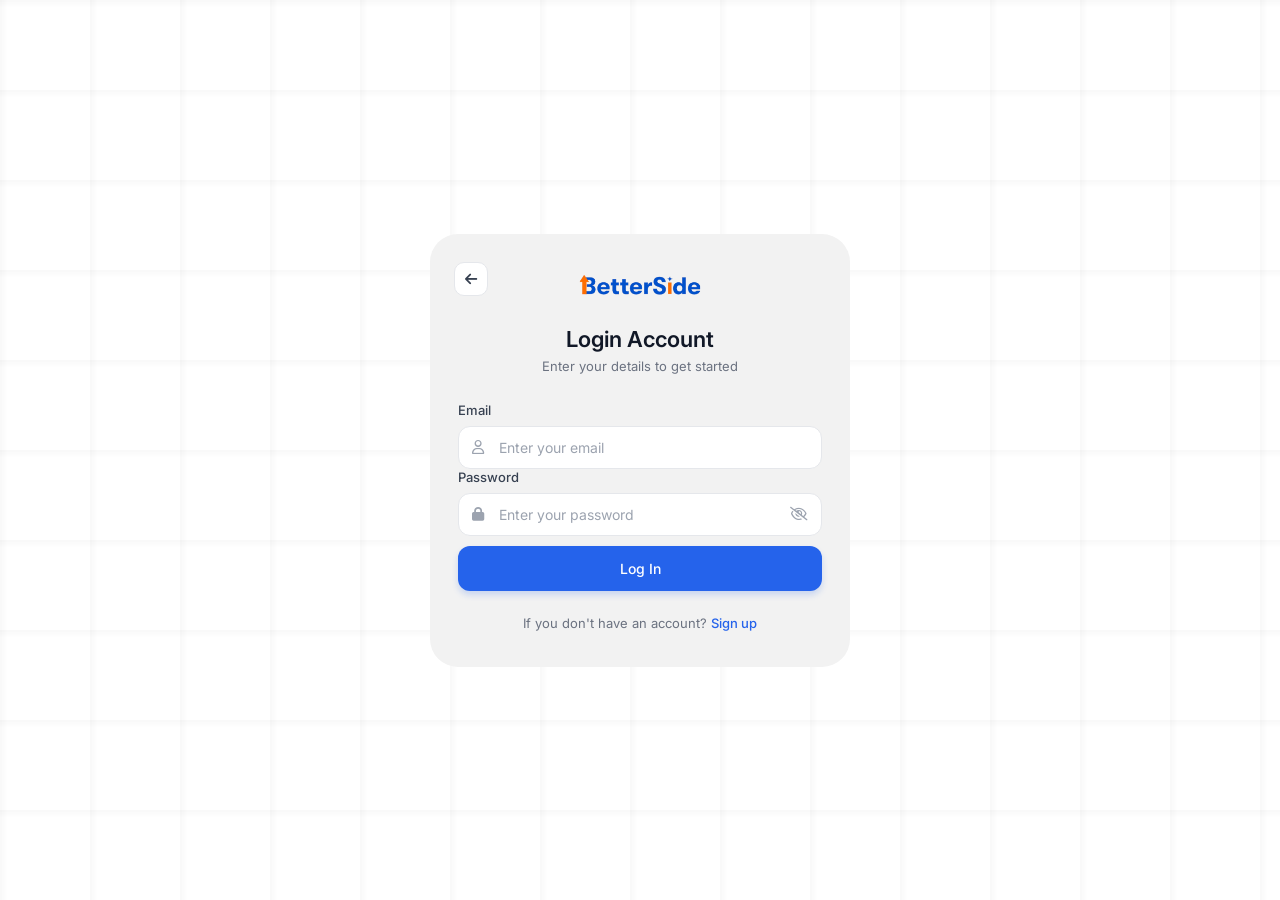
<file: login.html>
<!DOCTYPE html>
<html lang="en">
<head>
    <meta charset="UTF-8">
    <title>Sign Up | BetterSide</title>
    <meta name="viewport" content="width=device-width, initial-scale=1.0">
    <link href="https://fonts.googleapis.com/css2?family=Inter:wght@400;500;600&display=swap" rel="stylesheet">
    <link href="https://cdnjs.cloudflare.com/ajax/libs/font-awesome/6.5.0/css/all.min.css" rel="stylesheet">
    <link rel="stylesheet" href="/subpage/Login/login.css">
</head>
<body>

    <div class="page-wrapper">
        <div class="card">

            <div class="logo">
                <img src="/subpage/Login/media/image/Betterside_Logo_1_1-removebg-preview.png" alt="BetterSide Logo">
            </div>

            <a href="index.html" class="back-btn">
                <i class="fa-solid fa-arrow-left"></i>
            </a>

            <h1>Login Account</h1>
            <p class="subtitle">Enter your details to get started</p>

            <form id="loginForm">

                <div class="input-group">
                    <label>Email</label>
                    <div class="input-wrapper">
                        <i class="fa-regular fa-user input-icon"></i>
                        <input type="email" name="email" placeholder="Enter your email" required>
                    </div>
                </div>

                <div class="input-group">
                    <label>Password</label>
                    <div class="input-wrapper">
                        <i class="fa-solid fa-lock input-icon"></i>
                        <input type="password" name="password" id="passwordInput" placeholder="Enter your password" required>
                        <i class="fa-regular fa-eye-slash toggle-password" id="togglePassword"></i>
                    </div>
                </div>

                <button type="submit" class="submit-btn">Log In</button>

            </form>

            <div style="text-align: center; margin-top: 24px; font-size: 13px; color: #6b7280;">
                If you don't have an account? <a href="sign-up.html" style="color: #2563eb; text-decoration: none; font-weight: 500;">Sign up</a>
            </div>

        </div>
    </div>

    <script>
        // LOGIN SYSTEM
        document.getElementById("loginForm").addEventListener("submit", async function(e) {
            e.preventDefault();

            const formData = new FormData(this);
            const email = formData.get("email");
            const password = formData.get("password");

            try {
                const res = await fetch("https://betterside-api.onrender.com/api/auth/login", {
                    method: "POST",
                    headers: { "Content-Type": "application/json" },
                    body: JSON.stringify({ email, password })
                });

                const data = await res.json();

                if (res.ok) {
                    localStorage.setItem("userName", data.user.name);
                    localStorage.setItem("userRole", data.user.role);
                    alert("Login successful 🎉");
                    window.location.href = "../Dashboard/dashboard.html";
                } else {
                    alert(data.message);
                }

            } catch (err) {
                alert("Server error");
            }
        });

        // Show/Hide Password
        const passwordInput = document.getElementById('passwordInput');
        const togglePassword = document.getElementById('togglePassword');

        togglePassword.addEventListener('click', function () {
            const type = passwordInput.getAttribute('type') === 'password' ? 'text' : 'password';
            passwordInput.setAttribute('type', type);
            this.classList.toggle('fa-eye');
            this.classList.toggle('fa-eye-slash');
        });
    </script>

</body>
</html>
</file>
<file: subpage/Login/style.css>
/* --- Core Styles --- */
* { margin: 0; padding: 0; box-sizing: border-box; font-family: 'Inter', sans-serif; }
body { min-height: 100vh; background: #ffffff; display: flex; justify-content: center; align-items: center; }
body::before { content: ""; position: fixed; inset: 0; background-image: linear-gradient(rgba(0, 0, 0, 0.025) 1px, transparent 7px), linear-gradient(90deg, rgba(0, 0, 0, 0.025) 1px, transparent 7px); background-size: 90px 90px; pointer-events: none; z-index: 0; }

.page-wrapper { position: relative; z-index: 1; width: 100%; display: flex; justify-content: center; padding: 20px; }
.card { background: #f2f2f2; width: 100%; max-width: 420px; border-radius: 28px; padding: 36px 28px; position: relative; }
.logo { display: flex; justify-content: center; margin-bottom: 24px; }
.logo img { height: 32px; width: auto; }
h1 { text-align: center; font-size: 22px; font-weight: 600; margin-bottom: 6px; color: #111827; }
.subtitle { text-align: center; font-size: 13px; color: #6b7280; margin-bottom: 28px; }

/* --- FORM STYLES --- */
.signup-form { display: flex; flex-direction: column; gap: 20px; }
.input-group { display: flex; flex-direction: column; gap: 8px; }
.input-group label { font-size: 13px; font-weight: 500; color: #374151; }
.input-wrapper { position: relative; display: flex; align-items: center; }
.input-icon { position: absolute; left: 14px; color: #9ca3af; font-size: 14px; pointer-events: none; }
.input-wrapper input { width: 100%; padding: 12px 12px 12px 40px; padding-right: 40px; border-radius: 12px; border: 1px solid #e5e7eb; background: #ffffff; font-size: 14px; color: #111827; outline: none; transition: all 0.2s ease; }
.input-wrapper input:focus { border-color: #2563eb; box-shadow: 0 0 0 4px rgba(37, 99, 235, 0.1); }
.input-wrapper input::placeholder { color: #9ca3af; }
.toggle-password { position: absolute; right: 14px; color: #9ca3af; cursor: pointer; font-size: 14px; transition: color 0.2s; }
.toggle-password:hover { color: #374151; }
.submit-btn { margin-top: 10px; width: 100%; background-color: #2563eb; color: white; border: none; padding: 14px; border-radius: 12px; font-size: 14px; font-weight: 500; cursor: pointer; transition: all 0.2s ease; box-shadow: 0 4px 6px rgba(37, 99, 235, 0.2); }
.submit-btn:hover { background-color: #1d4ed8; transform: translateY(-1px); box-shadow: 0 6px 10px rgba(37, 99, 235, 0.25); }

/* --- BACK BUTTON --- */
.back-btn {
    position: absolute;
    top: 28px;
    left: 24px;
    width: 34px; height: 34px;
    border-radius: 10px;
    background: #ffffff;
    border: 1px solid #e5e7eb;
    display: flex; align-items: center; justify-content: center;
    color: #374151; font-size: 14px; text-decoration: none;
    transition: all 0.25s ease;
    cursor: pointer;
}
.back-btn:hover { border-color: #2563eb; color: #2563eb; box-shadow: 0 6px 14px rgba(37, 99, 235, 0.15); }
</file>
<file: Backend/node_modules/kareem/coverage/lcov-report/prettify.css>
.pln{color:#000}@media screen{.str{color:#080}.kwd{color:#008}.com{color:#800}.typ{color:#606}.lit{color:#066}.pun,.opn,.clo{color:#660}.tag{color:#008}.atn{color:#606}.atv{color:#080}.dec,.var{color:#606}.fun{color:red}}@media print,projection{.str{color:#060}.kwd{color:#006;font-weight:bold}.com{color:#600;font-style:italic}.typ{color:#404;font-weight:bold}.lit{color:#044}.pun,.opn,.clo{color:#440}.tag{color:#006;font-weight:bold}.atn{color:#404}.atv{color:#060}}pre.prettyprint{padding:2px;border:1px solid #888}ol.linenums{margin-top:0;margin-bottom:0}li.L0,li.L1,li.L2,li.L3,li.L5,li.L6,li.L7,li.L8{list-style-type:none}li.L1,li.L3,li.L5,li.L7,li.L9{background:#eee}
</file>
<file: Backend/node_modules/kareem/coverage/lcov-report/base.css>
body, html {
  margin:0; padding: 0;
  height: 100%;
}
body {
    font-family: Helvetica Neue, Helvetica, Arial;
    font-size: 14px;
    color:#333;
}
.small { font-size: 12px; }
*, *:after, *:before {
  -webkit-box-sizing:border-box;
     -moz-box-sizing:border-box;
          box-sizing:border-box;
  }
h1 { font-size: 20px; margin: 0;}
h2 { font-size: 14px; }
pre {
    font: 12px/1.4 Consolas, "Liberation Mono", Menlo, Courier, monospace;
    margin: 0;
    padding: 0;
    -moz-tab-size: 2;
    -o-tab-size:  2;
    tab-size: 2;
}
a { color:#0074D9; text-decoration:none; }
a:hover { text-decoration:underline; }
.strong { font-weight: bold; }
.space-top1 { padding: 10px 0 0 0; }
.pad2y { padding: 20px 0; }
.pad1y { padding: 10px 0; }
.pad2x { padding: 0 20px; }
.pad2 { padding: 20px; }
.pad1 { padding: 10px; }
.space-left2 { padding-left:55px; }
.space-right2 { padding-right:20px; }
.center { text-align:center; }
.clearfix { display:block; }
.clearfix:after {
  content:'';
  display:block;
  height:0;
  clear:both;
  visibility:hidden;
  }
.fl { float: left; }
@media only screen and (max-width:640px) {
  .col3 { width:100%; max-width:100%; }
  .hide-mobile { display:none!important; }
}

.quiet {
  color: #7f7f7f;
  color: rgba(0,0,0,0.5);
}
.quiet a { opacity: 0.7; }

.fraction {
  font-family: Consolas, 'Liberation Mono', Menlo, Courier, monospace;
  font-size: 10px;
  color: #555;
  background: #E8E8E8;
  padding: 4px 5px;
  border-radius: 3px;
  vertical-align: middle;
}

div.path a:link, div.path a:visited { color: #333; }
table.coverage {
  border-collapse: collapse;
  margin: 10px 0 0 0;
  padding: 0;
}

table.coverage td {
  margin: 0;
  padding: 0;
  vertical-align: top;
}
table.coverage td.line-count {
    text-align: right;
    padding: 0 5px 0 20px;
}
table.coverage td.line-coverage {
    text-align: right;
    padding-right: 10px;
    min-width:20px;
}

table.coverage td span.cline-any {
    display: inline-block;
    padding: 0 5px;
    width: 100%;
}
.missing-if-branch {
    display: inline-block;
    margin-right: 5px;
    border-radius: 3px;
    position: relative;
    padding: 0 4px;
    background: #333;
    color: yellow;
}

.skip-if-branch {
    display: none;
    margin-right: 10px;
    position: relative;
    padding: 0 4px;
    background: #ccc;
    color: white;
}
.missing-if-branch .typ, .skip-if-branch .typ {
    color: inherit !important;
}
.coverage-summary {
  border-collapse: collapse;
  width: 100%;
}
.coverage-summary tr { border-bottom: 1px solid #bbb; }
.keyline-all { border: 1px solid #ddd; }
.coverage-summary td, .coverage-summary th { padding: 10px; }
.coverage-summary tbody { border: 1px solid #bbb; }
.coverage-summary td { border-right: 1px solid #bbb; }
.coverage-summary td:last-child { border-right: none; }
.coverage-summary th {
  text-align: left;
  font-weight: normal;
  white-space: nowrap;
}
.coverage-summary th.file { border-right: none !important; }
.coverage-summary th.pct { }
.coverage-summary th.pic,
.coverage-summary th.abs,
.coverage-summary td.pct,
.coverage-summary td.abs { text-align: right; }
.coverage-summary td.file { white-space: nowrap;  }
.coverage-summary td.pic { min-width: 120px !important;  }
.coverage-summary tfoot td { }

.coverage-summary .sorter {
    height: 10px;
    width: 7px;
    display: inline-block;
    margin-left: 0.5em;
    background: url(sort-arrow-sprite.png) no-repeat scroll 0 0 transparent;
}
.coverage-summary .sorted .sorter {
    background-position: 0 -20px;
}
.coverage-summary .sorted-desc .sorter {
    background-position: 0 -10px;
}
.status-line {  height: 10px; }
/* yellow */
.cbranch-no { background: yellow !important; color: #111; }
/* dark red */
.red.solid, .status-line.low, .low .cover-fill { background:#C21F39 }
.low .chart { border:1px solid #C21F39 }
.highlighted,
.highlighted .cstat-no, .highlighted .fstat-no, .highlighted .cbranch-no{
  background: #C21F39 !important;
}
/* medium red */
.cstat-no, .fstat-no, .cbranch-no, .cbranch-no { background:#F6C6CE }
/* light red */
.low, .cline-no { background:#FCE1E5 }
/* light green */
.high, .cline-yes { background:rgb(230,245,208) }
/* medium green */
.cstat-yes { background:rgb(161,215,106) }
/* dark green */
.status-line.high, .high .cover-fill { background:rgb(77,146,33) }
.high .chart { border:1px solid rgb(77,146,33) }
/* dark yellow (gold) */
.status-line.medium, .medium .cover-fill { background: #f9cd0b; }
.medium .chart { border:1px solid #f9cd0b; }
/* light yellow */
.medium { background: #fff4c2; }

.cstat-skip { background: #ddd; color: #111; }
.fstat-skip { background: #ddd; color: #111 !important; }
.cbranch-skip { background: #ddd !important; color: #111; }

span.cline-neutral { background: #eaeaea; }

.coverage-summary td.empty {
    opacity: .5;
    padding-top: 4px;
    padding-bottom: 4px;
    line-height: 1;
    color: #888;
}

.cover-fill, .cover-empty {
  display:inline-block;
  height: 12px;
}
.chart {
  line-height: 0;
}
.cover-empty {
    background: white;
}
.cover-full {
    border-right: none !important;
}
pre.prettyprint {
    border: none !important;
    padding: 0 !important;
    margin: 0 !important;
}
.com { color: #999 !important; }
.ignore-none { color: #999; font-weight: normal; }

.wrapper {
  min-height: 100%;
  height: auto !important;
  height: 100%;
  margin: 0 auto -48px;
}
.footer, .push {
  height: 48px;
}
</file>
<file: style.css>
/* ============================================
   GLOBAL RESET & BASE
   ============================================ */
* { margin: 0; padding: 0; box-sizing: border-box; font-family: 'Questrial', sans-serif; }
.mobile-auth-btn { display: none; }

body {
  background: url('images/body(background\ 1)\ copy.png') no-repeat center center fixed;
  background-size: cover;
}

/* ============================================
   HERO
   ============================================ */
.hero {
  position: relative;
  min-height: 100vh;
  display: flex;
  flex-direction: column;
}

.fade-overlay {
  position: absolute;
  inset: 0;
  background: linear-gradient(
    180deg,
    rgba(0,0,0,0.78)  0%,
    rgba(0,0,0,0.38) 20%,
    rgba(0,0,0,0.10) 38%,
    rgba(0,0,0,0.10) 55%,
    rgba(240,246,252,0.45) 80%,
    #f0f6fc 100%
  );
  z-index: 1;
  pointer-events: none;
}

/* ============================================
   NAVBAR
   ============================================ */
.navbar {
  position: fixed;
  top: 0; left: 0;
  width: 100%;
  z-index: 999;
  height: 80px;
  padding: 0 60px;
  display: flex;
  align-items: center;
  justify-content: space-between;
  background: transparent;
  transition: transform 0.45s ease, background 0.3s ease, padding 0.3s ease;
  will-change: transform;
}

.navbar .nav-links li,
.navbar .nav-links a { color: #fff; text-shadow: 0 1px 4px rgba(0,0,0,0.4); }
.navbar .logo-space img { filter: brightness(1.6) drop-shadow(0 1px 3px rgba(0,0,0,0.3)); }
.navbar .login-btn  { background: transparent; color: #fff; border: 1px solid rgba(255,255,255,0.45); }
.navbar .login-btn:hover  { background: rgba(255,255,255,0.12); }

.navbar .hamburger span { background: #fff; }

.navbar.nav-hide { transform: translateY(-110%); }

.navbar.scrolled {
  background: rgba(255,255,255,0.88);
  backdrop-filter: blur(18px);
  -webkit-backdrop-filter: blur(18px);
  border-bottom-left-radius: 28px;
  border-bottom-right-radius: 28px;
  padding: 12px 60px;
  border: 1px solid rgba(255,255,255,0.4);
  box-shadow: 0 8px 28px rgba(0,0,0,0.08), inset 0 1px 0 rgba(255,255,255,0.6);
}
.navbar.scrolled .nav-links li,
.navbar.scrolled .nav-links a { color: #222; text-shadow: none; }
.navbar.scrolled .logo-space img { filter: none; }
.navbar.scrolled .login-btn  { background: #fff; color: #222; border: 1px solid #ddd; }

.navbar.scrolled .hamburger span { background: #000; }

.logo-space img { height: 34px; }
.nav-links { display: flex; gap: 36px; list-style: none; font-size: 15px; align-items: center; }
.nav-links a { text-decoration: none; color: inherit; }
.nav-links a:visited { color: inherit; }
.nav-actions { display: flex; align-items: center; gap: 12px; }

.login-btn  { background: #fff; border: none; padding: 9px 20px; border-radius: 24px; cursor: pointer; transition: all 0.3s; font-family: 'Questrial', sans-serif; font-size: 14px; }
.signup-btn { background: #000; color: #fff; border: 1px solid #000; padding: 9px 20px; border-radius: 24px; cursor: pointer; font-size: 14px; font-family: 'Questrial', sans-serif; transition: all 0.3s; }
.signup-btn:hover { background: #222; }
.hamburger { display: none; flex-direction: column; gap: 6px; cursor: pointer; }
.hamburger span { width: 24px; height: 2px; background: #000; border-radius: 2px; }

/* ============================================
   DROPDOWN
   ============================================ */
.nav-links .has-dropdown {
  position: relative;
}

.dropdown-trigger {
  display: inline-flex;
  align-items: center;
  gap: 6px;
  cursor: pointer;
  user-select: none;
}

.dd-chevron {
  display: inline-block;
  width: 7px;
  height: 7px;
  border-right: 1.5px solid currentColor;
  border-bottom: 1.5px solid currentColor;
  transform: rotate(45deg) translateY(-2px);
  transition: transform 0.25s ease;
  opacity: 0.75;
  flex-shrink: 0;
}
.has-dropdown.open .dd-chevron {
  transform: rotate(-135deg) translateY(2px);
}

.dropdown-menu {
  position: absolute;
  top: calc(100% + 16px);
  left: 50%;
  transform: translateX(-50%) translateY(8px);
  background: rgba(255,255,255,0.97);
  backdrop-filter: blur(20px);
  -webkit-backdrop-filter: blur(20px);
  border: 1px solid rgba(200,200,200,0.4);
  border-radius: 16px;
  box-shadow: 0 16px 48px rgba(0,0,0,0.14), 0 2px 8px rgba(0,0,0,0.06);
  min-width: 180px;
  padding: 8px;
  list-style: none;
  opacity: 0;
  pointer-events: none;
  transition: opacity 0.22s ease, transform 0.22s ease;
  z-index: 1000;
}

.has-dropdown.open .dropdown-menu {
  opacity: 1;
  pointer-events: auto;
  transform: translateX(-50%) translateY(0);
}

.dropdown-menu li a {
  display: block;
  padding: 10px 16px;
  border-radius: 10px;
  font-size: 14px;
  color: #222 !important;
  text-shadow: none !important;
  text-decoration: none;
  transition: background 0.18s ease;
  white-space: nowrap;
  font-family: 'Questrial', sans-serif;
}
.dropdown-menu li a:hover {
  background: rgba(0,0,0,0.055);
}

/* ============================================
   BECOME A CP BUTTON
   ============================================ */
.cp-btn {
  background: linear-gradient(135deg, #b8935a, #d4a96a);
  color: #fff;
  border: none;
  padding: 9px 20px;
  border-radius: 24px;
  cursor: pointer;
  font-size: 14px;
  font-family: 'Questrial', sans-serif;
  font-weight: 600;
  letter-spacing: 0.02em;
  transition: all 0.3s;
}
.cp-btn:hover {
  background: linear-gradient(135deg, #a07840, #c09050);
  transform: translateY(-1px);
}

/* ============================================
   HERO BODY
   ============================================ */
.hero-body {
  position: relative;
  z-index: 2;
  flex: 1;
  display: flex;
  flex-direction: column;
  justify-content: space-between;
  padding-top: 80px;
  padding-bottom: 0;
}

.hero-center {
  flex: 1;
  display: flex;
  flex-direction: column;
  align-items: center;
  justify-content: center;
  text-align: center;
  padding: 48px 40px 20px;
}

.hero-intro .intro-item { opacity: 0; transform: translateY(36px); }
.hero-intro.animate .intro-item:nth-child(1) { animation: riseIn 0.85s cubic-bezier(.2,.8,.2,1) forwards; animation-delay: 0.05s; }
.hero-intro.animate .intro-item:nth-child(2) { animation: riseIn 0.85s cubic-bezier(.2,.8,.2,1) forwards; animation-delay: 0.2s; }
.hero-intro.animate .intro-item:nth-child(3) { animation: riseIn 0.85s cubic-bezier(.2,.8,.2,1) forwards; animation-delay: 0.38s; }
.hero-intro.animate .intro-item:nth-child(4) { animation: riseIn 0.85s cubic-bezier(.2,.8,.2,1) forwards; animation-delay: 0.55s; }
.hero-intro.animate .hero-scroll-cue        { animation: riseIn 0.85s cubic-bezier(.2,.8,.2,1) forwards; animation-delay: 0.7s; }
.hero-intro.animate .hero-search-bottom     { animation: riseIn 0.85s cubic-bezier(.2,.8,.2,1) forwards; animation-delay: 0.75s; }
@keyframes riseIn { to { opacity: 1; transform: translateY(0); } }

.hero-badge {
  display: inline-flex; align-items: center; gap: 10px;
  color: rgba(255,255,255,0.72); font-family: 'Poppins', sans-serif;
  font-size: 0.68rem; font-weight: 400; letter-spacing: 0.18em;
  text-transform: uppercase; margin-bottom: 18px;
}
.badge-dot {
  width: 6px; height: 6px; border-radius: 50%; background: #ffd66e;
  flex-shrink: 0; box-shadow: 0 0 8px rgba(255,214,110,0.7);
}

.hero-headline {
  font-family: 'Poppins', sans-serif;
  font-size: clamp(2.4rem, 4.5vw, 4.4rem);
  line-height: 0.95; margin-bottom: 8px;
}
.hl-thin {
  display: block; font-weight: 300; color: rgba(255,255,255,0.85);
  letter-spacing: 0.06em; font-size: 0.9em; margin-bottom: -54px;
}
.hl-strong {
  display: block; font-weight: 600; color: #ffffff; letter-spacing: -0.025em;
}

.hero-subtext {
  font-family: 'Poppins', sans-serif; font-size: clamp(0.9rem, 1.5vw, 1.05rem);
  font-weight: 300; color: rgba(255,255,255,0.78);
  line-height: 1.75; max-width: 620px; margin-bottom: 36px;
}

.hero-stats { display: flex; align-items: center; justify-content: center; gap: 28px; }
.hero-stat { display: flex; flex-direction: column; align-items: center; }
.hero-stat-num   { font-family: 'Poppins', sans-serif; font-size: 1.6rem; font-weight: 700; color: #fff; line-height: 1; }
.hero-stat-label { font-size: 0.7rem; color: rgba(255,255,255,0.6); font-weight: 400; margin-top: 4px; letter-spacing: 0.04em; }
.hero-stat-divider { width: 1px; height: 34px; background: rgba(255,255,255,0.2); }

.hero-scroll-cue {
  display: flex; flex-direction: column; align-items: center; gap: 8px;
  cursor: pointer; padding: 14px 0 10px; opacity: 1; transition: opacity 0.4s ease;
}
.scroll-label {
  font-family: 'Poppins', sans-serif; font-size: 0.58rem;
  letter-spacing: 0.22em; text-transform: uppercase;
  color: rgba(30,30,30,0.45); font-weight: 500;
}
.scroll-track {
  width: 1.5px; height: 36px; background: rgba(0,0,0,0.12);
  border-radius: 2px; position: relative; overflow: hidden;
}
.scroll-runner {
  position: absolute; top: -100%; left: 0; width: 100%; height: 50%;
  background: rgba(0,0,0,0.45); border-radius: 2px;
  animation: runDown 1.6s ease-in-out infinite;
}
@keyframes runDown { 0% { top: -60%; } 100% { top: 160%; } }
.hero-scroll-cue:hover .scroll-runner { background: rgba(0,85,255,0.6); }
.hero-scroll-cue:hover .scroll-track  { background: rgba(0,85,255,0.15); }

/* ============================================
   SEARCH BAR
   ============================================ */
.hero-search-bottom { padding: 0 40px 40px; }
.bs-search-box { position: relative; width: 100%; max-width: 900px; margin: 0 auto; }
.bs-search-bar {
  display: flex; align-items: center; background: rgba(255,255,255,0.97);
  border-radius: 60px; padding: 7px 7px 7px 26px;
  box-shadow: 0 12px 48px rgba(0,0,0,0.16), 0 2px 8px rgba(0,0,0,0.06);
  border: 1px solid rgba(255,255,255,0.6);
}
.bs-search-icon { color: #aaa; font-size: 1rem; flex-shrink: 0; margin-right: 14px; }
.bs-search-input {
  flex: 1; border: none; outline: none; font-size: 0.95rem;
  font-family: 'Poppins', sans-serif; color: #222; background: transparent;
  padding: 10px 0; min-width: 0;
}
.bs-search-input::placeholder { color: #bbb; font-weight: 300; }
.bs-search-filters { display: flex; align-items: center; gap: 8px; flex-shrink: 0; }
.bs-filter-pill {
  display: flex; align-items: center; gap: 6px; background: #f5f7fa;
  border: 1px solid #e8ecf1; border-radius: 30px; padding: 0 14px; height: 42px;
  cursor: pointer; transition: all 0.2s;
}
.bs-filter-pill:hover { border-color: #0055ff; background: #f0f4ff; }
.bs-filter-pill i { font-size: 0.75rem; color: #888; }
.bs-filter-pill select {
  border: none; outline: none; background: transparent;
  font-family: 'Poppins', sans-serif; font-size: 0.8rem; color: #444;
  cursor: pointer; -webkit-appearance: none; appearance: none;
}
.bs-search-btn {
  display: flex; align-items: center; gap: 8px; background: #0055ff;
  color: #fff; border: none; border-radius: 50px; padding: 0 26px; height: 44px;
  font-family: 'Poppins', sans-serif; font-size: 0.9rem; font-weight: 500;
  cursor: pointer; transition: all 0.25s; white-space: nowrap;
}
.bs-search-btn:hover { background: #0044cc; transform: translateY(-1px); box-shadow: 0 6px 18px rgba(0,85,255,0.3); }

.bs-search-results {
  position: absolute; top: calc(100% + 8px); left: 0; right: 0;
  background: #fff; border-radius: 16px; box-shadow: 0 16px 48px rgba(0,0,0,0.14);
  border: 1px solid rgba(0,0,0,0.06); padding: 8px; z-index: 100; display: none;
  max-height: 360px; overflow-y: auto;
}
.bs-search-results.visible { display: block; animation: slideDown 0.2s ease; }
@keyframes slideDown { from { opacity: 0; transform: translateY(-8px); } to { opacity: 1; transform: translateY(0); } }
.bs-result-card { display: flex; align-items: center; gap: 16px; padding: 12px 14px; border-radius: 12px; cursor: pointer; transition: background 0.2s; text-decoration: none; color: inherit; }
.bs-result-card:hover { background: #f5f7fa; }
.bs-result-img { width: 72px; height: 54px; border-radius: 10px; background-size: cover; background-position: center; flex-shrink: 0; }
.bs-result-info { flex: 1; text-align: left; min-width: 0; }
.bs-result-info h4 { font-family: 'Poppins', sans-serif; font-size: 0.95rem; font-weight: 600; color: #1a1a2e; margin: 0 0 3px; }
.bs-result-loc { font-size: 0.78rem; color: #777; margin: 0 0 5px; display: flex; align-items: center; gap: 5px; }
.bs-result-loc i { color: #0055ff; font-size: 0.7rem; }
.bs-result-meta { display: flex; gap: 12px; }
.bs-result-meta span { font-size: 0.72rem; color: #999; display: flex; align-items: center; gap: 4px; text-transform: capitalize; }
.bs-result-meta i { font-size: 0.65rem; color: #bbb; }
.bs-result-arrow { color: #ccc; font-size: 0.9rem; transition: all 0.2s; }
.bs-result-card:hover .bs-result-arrow { color: #0055ff; transform: translateX(3px); }
.bs-no-result { padding: 24px; text-align: center; color: #999; font-size: 0.9rem; display: flex; align-items: center; justify-content: center; gap: 8px; }

/* ============================================
   FEATURED PROJECTS SECTION
   ============================================ */
.featured-projects-section {
  padding: 70px 20px 50px;
  background: url('images/body(background\ 1)\ copy.png') no-repeat center center fixed;
  background-size: cover; position: relative;
}
.featured-projects-container { max-width: 1200px; margin: 0 auto; }
.featured-title {
  text-align: center; font-size: 2rem; font-weight: 800;
  margin-bottom: 12px; color: #000; letter-spacing: -0.5px;
}
.featured-title::after {
  content: ''; display: block; width: 56px; height: 3px;
  background: linear-gradient(90deg, #0055ff, #00d4ff);
  margin: 10px auto 0; border-radius: 2px;
}

.featured-cards-grid {
  display: grid;
  grid-template-columns: repeat(3, 1fr);
  gap: 24px;
  margin-top: 40px;
}
.featured-project-card {
  background: white; border-radius: 14px; overflow: hidden;
    max-width: 380px;
  box-shadow: 0 6px 24px rgba(0,0,0,0.08);
  transition: all 0.4s cubic-bezier(0.23,1,0.32,1);
  border: 1px solid rgba(0,85,255,0.05);
  aspect-ratio: 1/1; display: flex; flex-direction: column; position: relative;
}
.featured-project-card::before {
  content: ''; position: absolute; top: 0; left: -100%; width: 100%; height: 100%;
  background: linear-gradient(90deg, transparent, rgba(255,255,255,0.28), transparent);
  transition: left 0.5s; z-index: 1;
}
.featured-project-card:hover::before { left: 100%; }
.featured-project-card:hover { transform: translateY(-8px); box-shadow: 0 16px 40px rgba(0,85,255,0.12); border-color: rgba(0,85,255,0.18); }
.featured-card-image { width: 100%; height: 50%; overflow: hidden; position: relative; }
.featured-card-image img { width: 100%; height: 100%; object-fit: cover; transition: transform 0.5s cubic-bezier(0.23,1,0.32,1); }
.featured-project-card:hover .featured-card-image img { transform: scale(1.1); }
.featured-card-image::after { content: ''; position: absolute; inset: 0; background: linear-gradient(180deg, rgba(0,0,0,0) 0%, rgba(0,0,0,0.07) 100%); }
.featured-card-content { padding: 22px; }
.featured-card-content h3 { font-size: 1.35rem; font-weight: 800; margin-bottom: 7px; color: #000; }
.featured-card-location { display: flex; align-items: center; gap: 6px; font-size: 0.88rem; color: #666; margin-bottom: 10px; font-weight: 500; }
.featured-card-location i { color: #0055ff; }
.featured-card-desc { font-size: 0.88rem; color: #555; margin-bottom: 14px; line-height: 1.5; }
.featured-card-tags { display: flex; gap: 8px; margin-bottom: 16px; flex-wrap: wrap; }
.featured-card-tags span { display: inline-block; background: linear-gradient(135deg, #f0f5ff, #e8efff); color: #0055ff; padding: 5px 13px; border-radius: 20px; font-size: 0.78rem; font-weight: 700; border: 1px solid rgba(0,85,255,0.1); }
.featured-card-btn { display: inline-block; background: linear-gradient(135deg, #0055ff, #0044cc); color: white; padding: 10px 24px; border-radius: 24px; text-decoration: none; font-weight: 700; font-size: 0.88rem; transition: all 0.3s; box-shadow: 0 6px 18px rgba(0,85,255,0.22); }
.featured-card-btn:hover { transform: translateY(-2px); box-shadow: 0 10px 28px rgba(0,85,255,0.32); }

/* ============================================
   PROJECT CARD SECTIONS
   ============================================ */
.cm-section-container {
  margin-top: 80px; width: 100%; max-width: 1400px;
  display: flex; flex-direction: column; gap: 20px;
  font-family: 'Poppins', sans-serif; margin-left: auto; margin-right: auto;
  position: relative; min-height: 650px;
}
.cm-top-row { display: flex; gap: 20px; height: 500px; }
.cm-placeholder { flex: 3; }

.cm-hero-card {
  position: absolute; top: 0; left: 0; z-index: 10;
  width: 100%; height: 100%; border-radius: 40px; overflow: hidden;
  box-shadow: 0 10px 30px rgba(0,0,0,0.15);
  transition: all 0.5s cubic-bezier(0.25,1,0.5,1);
}
.cm-hero-img-wrap, .cm-hero-bg { width: 100%; height: 100%; object-fit: cover; position: relative; }
.cm-overlay { position: absolute; bottom: 0; left: 0; width: 100%; height: 60%; background: linear-gradient(to top, rgba(0,0,0,0.9), transparent); }
.cm-hero-text { position: absolute; bottom: 40px; left: 40px; color: white; max-width: 600px; z-index: 2; }
.cm-hero-text h1 { font-size: 3.5rem; font-weight: 700; margin: 0 0 10px; }
.cm-desc { font-size: 1.1rem; font-weight: 300; margin-bottom: 25px; opacity: 0.9; }
.cm-btn-primary { background: #0055ff; color: white; border: none; padding: 12px 30px; border-radius: 30px; font-size: 1rem; font-weight: 500; cursor: pointer; transition: 0.3s; }
.cm-btn-primary:hover { background: #0044cc; }

.cm-sidebar {
  flex: 1;
  background: url("data:image/svg+xml,%3Csvg viewBox='0 0 200 200' xmlns='http://www.w3.org/2000/svg'%3E%3Cfilter id='n'%3E%3CfeTurbulence type='fractalNoise' baseFrequency='0.65' numOctaves='3' stitchTiles='stitch'/%3E%3C/filter%3E%3Crect width='100%25' height='100%25' filter='url(%23n)' opacity='0.15'/%3E%3C/svg%3E"), linear-gradient(0deg, rgba(255,255,255,0.9), rgba(255,255,255,0.8)), linear-gradient(90deg, rgba(31,106,255,0.77) 0%, rgba(132,163,242,0.77) 100%);
  border-radius: 40px; padding: 25px; box-shadow: 0 10px 20px rgba(0,0,0,0.05);
  border: 1px solid rgba(255,255,255,0.6); display: flex; flex-direction: column; justify-content: space-between;
  opacity: 0; transform: translateX(-100px); transition: all 0.5s ease-out;
}
.cm-sidebar h3 { font-size: 1.2rem; color: #333; font-weight: 500; margin: 0 0 20px; }
.cm-amenities-grid { display: grid; grid-template-columns: repeat(3,1fr); gap: 15px; margin-bottom: 20px; }
.cm-amenity-item { display: flex; flex-direction: column; align-items: center; text-align: center; }
.cm-amenity-center { grid-column: 2; }
.cm-icon-box { margin-bottom: 5px; display: flex; justify-content: center; align-items: center; height: 35px; width: 35px; }
.cm-icon-box img { width: 38px; height: 38px; object-fit: contain; opacity: 0.7; }
.cm-amenity-item p { font-size: 0.85rem; color: #555; line-height: 1.2; margin: 0; }
.cm-contact-area { display: flex; flex-direction: column; gap: 10px; }
.cm-contact-card { background: rgba(255,255,255,0.6); border: 1px solid #ccc; border-radius: 12px; padding: 8px 12px; display: flex; justify-content: space-between; align-items: center; }
.cm-brand-info { display: flex; flex-direction: column; }
.cm-brand-name { font-weight: 700; color: #0055ff; font-size: 0.9rem; }
.cm-sub-text { font-size: 0.6rem; color: #666; }
.cm-btn-contact { background: #f0f0f0; border: 1px solid #ddd; border-radius: 20px; padding: 12px 15px; font-size: 0.85rem; font-weight: 600; cursor: pointer; }
.cm-btn-vr { background: #0099ff; color: white; border: none;text-decoration: none; border-radius: 15px; padding: 12px; font-size: 0.9rem; font-weight: 600; cursor: pointer; text-align: center; line-height: 1.2; }
.cm-vr-subtext { display: block; font-size: 0.65rem; font-weight: 400; opacity: 0.9; }

.cm-bottom-bar {
  background: url("data:image/svg+xml,%3Csvg viewBox='0 0 200 200' xmlns='http://www.w3.org/2000/svg'%3E%3Cfilter id='n'%3E%3CfeTurbulence type='fractalNoise' baseFrequency='0.65' numOctaves='3' stitchTiles='stitch'/%3E%3C/filter%3E%3Crect width='100%25' height='100%25' filter='url(%23n)' opacity='0.15'/%3E%3C/svg%3E"), linear-gradient(0deg, rgba(255,255,255,0.9), rgba(255,255,255,0.8)), linear-gradient(90deg, rgba(31,106,255,0.77) 0%, rgba(132,163,242,0.77) 100%);
  backdrop-filter: blur(10px); border-radius: 50px; padding: 10px 15px;
  display: flex; align-items: center; justify-content: space-between; gap: 15px;
  border: 1px solid white; opacity: 0; transform: translateY(-50px); transition: all 0.5s ease-out;
}
.cm-info-pill { flex: 1; background-color: rgba(243,244,246,0.8); border: 1px solid #d1d5db; border-radius: 40px; padding: 10px 20px; display: flex; align-items: center; gap: 15px; height: 60px; }
.cm-info-icon-wrapper { display: flex; justify-content: center; align-items: center; width: 30px; }
.cm-info-icon-wrapper img { width: 24px; height: 24px; opacity: 0.6; }
.cm-price-sym { font-weight: bold; font-size: 1.4rem; color: #222; margin-right: 10px; }
.cm-info-text { display: flex; flex-direction: column; }
.cm-label { font-size: 0.7rem; color: #666; }
.cm-value { font-size: 0.95rem; font-weight: 600; color: #222; }
.cm-unit { font-weight: 400; font-size: 0.8rem; color: #666; }
.cm-options-btn { cursor: pointer; background: transparent; border: 1px solid #ccc; flex: 0 0 auto; }
.cm-download-btn { width: 60px; height: 60px; border-radius: 50%; border: 1px solid #ccc; background: rgba(243,244,246,0.8); display: flex; justify-content: center; align-items: center; cursor: pointer; flex-shrink: 0; }

.cm-section-container:hover .cm-hero-card { width: calc(72% - 20px); height: 500px; }
.cm-section-container:hover .cm-sidebar    { opacity: 1; transform: translateX(0); transition-delay: 0.1s; }
.cm-section-container:hover .cm-bottom-bar { opacity: 1; transform: translateY(0); transition-delay: 0.2s; }

/* ============================================
   PROJECT LOCATIONS
   ============================================ */
.bs-locations-section { padding: 90px 0 80px; background: linear-gradient(180deg, #f0f6fc 0%, #e8f1fa 100%); position: relative; }
.bs-locations-inner { max-width: 1200px; margin: 0 auto; padding: 0 40px; }
.bs-locations-header { text-align: center; margin-bottom: 52px; }
.bs-loc-label { display: inline-block; font-size: 0.7rem; font-weight: 600; letter-spacing: 0.18em; text-transform: uppercase; color: #4f46e5; background: rgba(79,70,229,0.09); padding: 5px 14px; border-radius: 20px; margin-bottom: 14px; }
.bs-loc-title { font-family: 'Poppins', sans-serif; font-size: clamp(1.8rem, 3.5vw, 2.8rem); font-weight: 700; color: #1a1a2e; line-height: 1.2; margin-bottom: 12px; }
.bs-loc-title span { color: #4f46e5; }
.bs-loc-sub { font-size: 0.92rem; color: #6b7280; max-width: 480px; margin: 0 auto; line-height: 1.7; }

.bs-locations-layout { display: grid; grid-template-columns: 360px 1fr; gap: 28px; align-items: stretch; }
.bs-loc-cards { display: flex; flex-direction: column; gap: 14px; }
.bs-loc-card { position: relative; background: rgba(255,255,255,0.75); backdrop-filter: blur(12px); -webkit-backdrop-filter: blur(12px); border: 1px solid rgba(255,255,255,0.9); border-radius: 16px; padding: 20px 20px 16px 24px; cursor: pointer; transition: transform 0.25s, box-shadow 0.25s, border-color 0.25s; overflow: hidden; }
.bs-loc-card:hover { transform: translateY(-2px); box-shadow: 0 10px 30px rgba(79,70,229,0.1); }
.bs-loc-card.active { border-color: rgba(79,70,229,0.35); box-shadow: 0 8px 32px rgba(79,70,229,0.14); background: rgba(255,255,255,0.95); }
.bs-loc-card-accent { position: absolute; left: 0; top: 0; bottom: 0; width: 4px; background: linear-gradient(180deg,#4f46e5,#7c3aed); border-radius: 4px 0 0 4px; opacity: 0; transition: opacity 0.25s; }
.bs-loc-card.active .bs-loc-card-accent { opacity: 1; }
.bs-loc-card-num { font-size: 0.65rem; font-weight: 700; letter-spacing: 0.12em; color: #4f46e5; margin-bottom: 6px; opacity: 0.6; }
.bs-loc-card.active .bs-loc-card-num { opacity: 1; }
.bs-loc-card-body h3 { font-family: 'Poppins', sans-serif; font-size: 1.05rem; font-weight: 600; color: #1a1a2e; margin-bottom: 5px; }
.bs-loc-address { display: flex; align-items: center; gap: 5px; font-size: 0.75rem; color: #6b7280; margin-bottom: 7px; }
.bs-loc-address svg { flex-shrink: 0; color: #4f46e5; }
.bs-loc-card-desc { font-size: 0.78rem; color: #9ca3af; line-height: 1.5; margin-bottom: 10px; }
.bs-loc-tags { display: flex; gap: 8px; flex-wrap: wrap; }
.bs-loc-tags span { font-size: 0.65rem; font-weight: 600; color: #4f46e5; background: rgba(79,70,229,0.08); padding: 3px 10px; border-radius: 20px; }
.bs-loc-card-link { display: inline-block; margin-top: 10px; font-size: 0.72rem; font-weight: 600; color: #4f46e5; text-decoration: none; opacity: 0; transition: opacity 0.2s; }
.bs-loc-card.active .bs-loc-card-link, .bs-loc-card:hover .bs-loc-card-link { opacity: 1; }

.bs-loc-map-wrap { display: flex; flex-direction: column; gap: 12px; }
.bs-loc-map-label { font-size: 0.8rem; font-weight: 600; color: #4f46e5; padding: 0 4px; }
.bs-loc-map-frame { position: relative; flex: 1; min-height: 400px; border-radius: 18px; overflow: hidden; box-shadow: 0 12px 40px rgba(0,0,0,0.12); border: 1px solid rgba(255,255,255,0.8); }
.bs-map-pane { position: absolute; inset: 0; width: 100%; height: 100%; border: 0; opacity: 0; transition: opacity 0.35s; pointer-events: none; }
.bs-map-pane.active { opacity: 1; pointer-events: auto; }
.bs-loc-dots { display: flex; gap: 8px; justify-content: center; }
.bs-loc-dot { width: 8px; height: 8px; border-radius: 50%; border: none; background: #cbd5e1; cursor: pointer; padding: 0; transition: background 0.25s, transform 0.2s; }
.bs-loc-dot.active { background: #4f46e5; transform: scale(1.3); }

/* ============================================
   FOOTER
   ============================================ */
.bs-footer { margin-top: 80px; padding: 80px 20px 40px; width: 100%; font-family: 'Inter', sans-serif; }
.bs-container { max-width: 1200px; margin: 0 auto; }
.bs-footer-flex-wrapper { display: flex; justify-content: space-between; align-items: flex-start; gap: 60px; margin-bottom: 60px; }
.bs-top-section { flex: 1; max-width: 500px; }
.bs-map-section { flex: 1; height: 450px; border-radius: 24px; overflow: hidden; box-shadow: 0 10px 30px rgba(0,0,0,0.3); border: 1px solid rgba(255,255,255,0.1); }
.bs-label { color: #ea580c; font-size: 0.75rem; font-weight: 600; letter-spacing: 1px; margin-bottom: 15px; display: block; text-transform: uppercase; }
.bs-heading { font-size: 3rem; font-weight: 700; line-height: 1.1; margin-bottom: 20px; color: #0b1c2d; }
.bs-subtext { color: #4b5563; font-size: 1rem; line-height: 1.6; margin-bottom: 50px; font-weight: 300; }
.bs-contact-list { display: flex; flex-direction: column; gap: 30px; }
.bs-contact-item { display: flex; gap: 20px; align-items: flex-start; }
.bs-icon-box { width: 45px; height: 45px; background: rgba(30,58,138,0.15); border: 1px solid rgba(59,130,246,0.3); border-radius: 12px; display: flex; justify-content: center; align-items: center; flex-shrink: 0; color: #3b82f6; font-size: 1.1rem; }
.bs-contact-info h4 { font-size: 1rem; font-weight: 600; margin-bottom: 5px; color: #0b1c2d; }
.bs-detail-label { font-size: 0.75rem; color: #6b7280; margin-bottom: 2px; }
.bs-detail-value { font-size: 0.9rem; color: #1f2937; line-height: 1.5; }
.bs-divider { height: 1px; background: #e5e7eb; margin-bottom: 60px; }
.bs-bottom-section { display: grid; grid-template-columns: 2fr 1fr 1fr 1fr; gap: 40px; }
.bs-logo-wrapper { display: flex; align-items: center; gap: 10px; margin-bottom: 20px; }
.bs-logo { height: 30px; width: auto; }
.bs-brand-desc { color: #4b5563; font-size: 0.85rem; line-height: 1.6; margin-bottom: 25px; max-width: 300px; }
.bs-social-icons { display: flex; gap: 15px; }
.bs-social-icons a { color: #6b7280; font-size: 1rem; transition: 0.3s; text-decoration: none; }
.bs-social-icons a:hover { color: #000; }
.bs-col h5 { color: #0b1c2d; font-size: 1rem; font-weight: 600; margin-bottom: 20px; }
.bs-links { list-style: none; }
.bs-links li { margin-bottom: 12px; }
.bs-links a { text-decoration: none; color: #4b5563; font-size: 0.85rem; transition: 0.3s; }
.bs-links a:hover { color: #000; }
.bs-copyright { color: #6b7280; font-size: 0.75rem; line-height: 1.6; margin-top: 15px; margin-bottom: 15px; }

/* ============================================
   MOBILE — 768px and below
   ============================================ */
@media screen and (max-width: 768px) {

  .navbar { padding: 16px 20px; height: auto; background: rgba(0,0,0,0.7) !important; backdrop-filter: blur(12px); }
  .logo-space img { height: 26px; filter: brightness(2) !important; }
  .hamburger { display: flex; }
  .hamburger span { background: #fff !important; }
  .nav-actions { display: none; }
  .mobile-auth-btn { display: block; text-align: center; }

  .nav-links {
    position: fixed; top: 0; left: 0; width: 100%; height: 0;
    background: rgba(10,10,20,0.97); flex-direction: column; align-items: center; justify-content: center;
    overflow: hidden; transition: height 0.3s ease; gap: 22px;
    z-index: 9998; padding: 0;
  }
  .nav-links.active { height: 100vh; }
  .nav-links li, .nav-links a { color: #fff !important; font-size: 1.1rem; }

  /* Mobile dropdown — slide down in the full-screen menu */
  .dropdown-menu {
    position: static;
    transform: none !important;
    opacity: 0;
    max-height: 0;
    overflow: hidden;
    pointer-events: none;
    box-shadow: none;
    border: none;
    background: transparent;
    padding: 0;
    border-radius: 0;
    transition: opacity 0.2s ease, max-height 0.3s ease;
  }
  .has-dropdown.open .dropdown-menu {
    opacity: 1;
    max-height: 200px;
    pointer-events: auto;
  }
  .dropdown-menu li a {
    color: rgba(255,255,255,0.75) !important;
    font-size: 0.95rem !important;
    padding: 8px 0;
    text-align: center;
  }

  .hero-body { padding-top: 70px; }
  .hero-center { padding: 30px 20px 12px; }
  .hero-headline { font-size: 2.2rem; }
  .hero-subtext  { font-size: 0.88rem; }
  .hero-badge    { font-size: 0.68rem; padding: 6px 14px; margin-bottom: 16px; }
  .hero-stats { gap: 14px; }
  .hero-stat-num { font-size: 1.3rem; }
  .hero-stat-label { font-size: 0.62rem; }
  .hero-stat-divider { height: 26px; }
  .hero-scroll-cue { padding: 10px 0 6px; }
  .hero-search-bottom { padding: 0 14px 28px; }
  .bs-search-bar { flex-direction: column; padding: 12px; gap: 10px; align-items: stretch; }
  .bs-search-icon { display: none; }
  .bs-search-input { padding: 10px 12px; font-size: 0.9rem; }
  .bs-search-filters { flex-wrap: wrap; gap: 8px; }
  .bs-filter-pill { flex: 1; min-width: 0; justify-content: center; }
  .bs-search-btn { width: 100%; justify-content: center; height: 46px; border-radius: 12px; }

  .cm-section-container { display: flex; flex-direction: column; height: auto !important; min-height: auto !important; margin-top: 20px; padding: 0 16px; }
  .cm-placeholder { display: none !important; }
  .cm-top-row { display: flex; flex-direction: column; height: auto; gap: 0; }
  .cm-hero-card  { position: relative !important; width: 100% !important; height: 240px !important; border-radius: 20px; margin-bottom: 16px; opacity: 1 !important; }
  .cm-hero-text  { bottom: 16px; left: 16px; }
  .cm-hero-text h1 { font-size: 1.8rem; }
  .cm-desc { display: none; }
  .cm-sidebar { display: flex !important; opacity: 1 !important; visibility: visible !important; width: 100% !important; transform: none !important; background: rgba(255,255,255,0.5); border: 1px solid #eee; padding: 18px; }
  .cm-amenities-grid { grid-template-columns: repeat(3,1fr); gap: 10px; }
  .cm-amenity-center { grid-column: auto; }
  .cm-bottom-bar { display: none !important; }
  .cm-section-container:hover .cm-hero-card { width: 100% !important; height: 240px !important; }
  .cm-section-container, .cm-section-container *, .cm-hero-card, .cm-sidebar, .cm-bottom-bar { transition: none !important; animation: none !important; }

  .bs-locations-layout { grid-template-columns: 1fr; }
  .bs-loc-cards { flex-direction: row; overflow-x: auto; padding-bottom: 8px; gap: 12px; }
  .bs-loc-card { min-width: 240px; flex-shrink: 0; }
  .bs-loc-map-frame { min-height: 260px; }
  .bs-locations-inner { padding: 0 16px; }

  .bs-footer { padding: 40px 16px; }
  .bs-footer-flex-wrapper { flex-direction: column; gap: 32px; }
  .bs-top-section { max-width: 100%; }
  .bs-map-section { height: 260px; }
  .bs-bottom-section { grid-template-columns: 1fr; text-align: center; gap: 28px; }
  .bs-logo-wrapper { justify-content: center; }
  .bs-brand-desc { margin: 0 auto 20px; }
  .bs-social-icons { justify-content: center; }
  .bs-heading { font-size: 2rem; }
}

@media screen and (max-width: 480px) {
  .cm-amenities-grid { grid-template-columns: repeat(2,1fr); }
  .hero-stats { gap: 10px; }
  .hero-stat-divider { height: 20px; }
}
/* ============================================================
   BOOK A VISIT — book-a-visit.css
   Place this file in the same folder as style.css
   Link it in <head> AFTER style.css
   ============================================================ */


.bav-trigger-wrap {
  display: flex;
  flex-direction: column;
  align-items: center;
  gap: 16px;
  margin-top: 32px;
}

/* ── THE BUTTON ──────────────────────────────────────────── */
.bav-hero-btn {
  display: inline-flex;
  align-items: center;
  gap: 12px;
  padding: 14px 32px 14px 14px;
  background: rgba(0, 0, 0, 0.5);
  border: 1px solid rgba(255,255,255,0.28);
  border-radius: 60px;
  color: #fff;
  font-family: 'Poppins', sans-serif;
  font-size: 0.95rem;
  font-weight: 500;
  letter-spacing: 0.02em;
  cursor: pointer;
  backdrop-filter: blur(20px);
  -webkit-backdrop-filter: blur(20px);
  transition: all 0.35s cubic-bezier(0.23, 1, 0.32, 1);
  position: relative;
  overflow: hidden;
  box-shadow: 0 4px 24px rgba(0,0,0,0.18), inset 0 1px 0 rgba(255,255,255,0.15);
}
.bav-hero-btn::before {
  content: '';
  position: absolute;
  inset: 0;
  background: linear-gradient(135deg, rgba(0,85,255,0.4), rgba(0,180,255,0.22));
  opacity: 0;
  transition: opacity 0.35s;
  border-radius: 60px;
}
.bav-hero-btn:hover::before { opacity: 1; }
.bav-hero-btn:hover {
  border-color: rgba(255,255,255,0.5);
  transform: translateY(-3px);
  box-shadow: 0 18px 48px rgba(0,85,255,0.32), inset 0 1px 0 rgba(255,255,255,0.2);
}
.bav-hero-btn:active { transform: scale(0.97); }

.bav-hero-btn .bav-icon {
  width: 38px; height: 38px;
  border-radius: 50%;
  background: linear-gradient(135deg, #0055ff, #0099ff);
  display: flex; align-items: center; justify-content: center;
  flex-shrink: 0;
  font-size: 0.88rem;
  box-shadow: 0 4px 14px rgba(0,85,255,0.55);
  transition: transform 0.35s cubic-bezier(0.23, 1, 0.32, 1);
  position: relative; z-index: 1;
}
.bav-hero-btn:hover .bav-icon { transform: scale(1.12) rotate(-8deg); }

.bav-pulse {
  position: absolute;
  top: 14px; left: 14px;
  width: 38px; height: 38px;
  border-radius: 50%;
  background: rgba(0,85,255,0.4);
  animation: bavPulse 2.2s ease-out infinite;
  pointer-events: none;
}
@keyframes bavPulse {
  0%   { transform: scale(1); opacity: 0.75; }
  100% { transform: scale(2.6); opacity: 0; }
}

.bav-hero-btn .bav-label { position: relative; z-index: 1; font-weight: 600; }
.bav-hero-btn .bav-arrow {
  position: relative; z-index: 1;
  font-size: 0.72rem; opacity: 0.65;
  transition: transform 0.3s, opacity 0.3s;
  margin-left: 2px;
}
.bav-hero-btn:hover .bav-arrow { transform: translateX(4px); opacity: 1; }

/* ── TRUST ROW ───────────────────────────────────────────── */
.bav-trust-row {
  display: flex; align-items: center; gap: 14px;
  flex-wrap: wrap; justify-content: center;
}
.bav-trust-item {
  display: inline-flex; align-items: center; gap: 6px;
  font-family: 'Poppins', sans-serif;
  font-size: 0.72rem; font-weight: 400;
  color: rgba(255,255,255,0.60);
}
.bav-trust-item i { font-size: 0.65rem; color: #7dd3fa; }
.bav-trust-divider {
  width: 3px; height: 3px; border-radius: 50%;
  background: rgba(255,255,255,0.22); flex-shrink: 0;
}

/* ── MODAL OVERLAY ───────────────────────────────────────── */
.bav-overlay {
  position: fixed; inset: 0; z-index: 9999;
  display: flex; align-items: center; justify-content: center;
  padding: 20px; opacity: 0; visibility: hidden;
  transition: opacity 0.35s ease, visibility 0.35s ease;
}
.bav-overlay.bav-open { opacity: 1; visibility: visible; }

.bav-backdrop {
  position: absolute; inset: 0;
  background: rgba(5,12,30,0.78);
  backdrop-filter: blur(16px);
  -webkit-backdrop-filter: blur(16px);
  cursor: pointer;
}

/* ── MODAL CARD ──────────────────────────────────────────── */
.bav-modal {
  position: relative; z-index: 1;
  width: 100%; max-width: 460px;
  background: rgba(255,255,255,0.98);
  border-radius: 32px; overflow: hidden;
  box-shadow: 0 48px 120px rgba(0,0,0,0.5), 0 0 0 1px rgba(255,255,255,0.15);
  transform: translateY(44px) scale(0.95);
  transition: transform 0.42s cubic-bezier(0.23, 1, 0.32, 1);
}
.bav-overlay.bav-open .bav-modal { transform: translateY(0) scale(1); }

/* ── HEADER ──────────────────────────────────────────────── */
.bav-modal-header {
  background: linear-gradient(135deg, #080f22 0%, #0c1d4e 55%, #0055ff 100%);
  padding: 20px 24px 16px; position: relative; overflow: hidden;
}
.bav-modal-header::before {
  content: ''; position: absolute; top: -70px; right: -70px;
  width: 220px; height: 220px; border-radius: 50%;
  background: radial-gradient(circle, rgba(0,153,255,0.28), transparent 65%);
  pointer-events: none;
}
.bav-modal-header::after {
  content: ''; position: absolute; bottom: -90px; left: 30px;
  width: 200px; height: 200px; border-radius: 50%;
  background: radial-gradient(circle, rgba(80,60,255,0.22), transparent 65%);
  pointer-events: none;
}

.bav-header-top {
  display: flex; align-items: center; justify-content: space-between;
  margin-bottom: 14px; position: relative; z-index: 1;
}
.bav-brand-pill {
  display: inline-flex; align-items: center; gap: 7px;
  background: rgba(255,255,255,0.1); border: 1px solid rgba(255,255,255,0.18);
  border-radius: 20px; padding: 5px 14px 5px 8px;
  font-family: 'Poppins', sans-serif; font-size: 0.72rem;
  color: rgba(255,255,255,0.85); letter-spacing: 0.04em;
}
.bav-brand-dot {
  width: 8px; height: 8px; border-radius: 50%; background: #ffd66e;
  box-shadow: 0 0 8px rgba(255,214,110,0.85); flex-shrink: 0;
}
.bav-close-btn {
  width: 36px; height: 36px; border-radius: 50%;
  background: rgba(255,255,255,0.1); border: 1px solid rgba(255,255,255,0.18);
  color: rgba(255,255,255,0.75); font-size: 1rem; cursor: pointer;
  display: flex; align-items: center; justify-content: center; transition: all 0.2s;
}
.bav-close-btn:hover { background: rgba(255,255,255,0.2); color: #fff; }

.bav-modal-title {
  font-family: 'Poppins', sans-serif; font-size: 1.35rem; font-weight: 700;
  color: #fff; line-height: 1.15; margin-bottom: 6px; position: relative; z-index: 1;
}
.bav-modal-title span { color: #7dd3fa; }
.bav-modal-sub {
  font-size: 0.75rem; color: rgba(255,255,255,0.58);
  font-family: 'Poppins', sans-serif; font-weight: 300; position: relative; z-index: 1;
}

.bav-header-stats {
  display: flex; gap: 16px; margin-top: 12px; padding-top: 12px;
  border-top: 1px solid rgba(255,255,255,0.1); position: relative; z-index: 1;
}
.bav-stat { display: flex; align-items: center; gap: 8px; }
.bav-stat-icon {
  width: 28px; height: 28px; border-radius: 8px; background: rgba(255,255,255,0.1);
  display: flex; align-items: center; justify-content: center;
  font-size: 0.68rem; color: #7dd3fa; flex-shrink: 0;
}
.bav-stat-text { font-family: 'Poppins', sans-serif; font-size: 0.62rem; color: rgba(255,255,255,0.6); line-height: 1.35; }
.bav-stat-text strong { display: block; font-weight: 600; color: rgba(255,255,255,0.9); font-size: 0.68rem; }

/* ── FORM BODY ───────────────────────────────────────────── */
.bav-form-body { padding: 18px 24px 18px; }

.bav-form-grid { display: grid; grid-template-columns: 1fr 1fr; gap: 10px; margin-bottom: 10px; }
.bav-form-group { display: flex; flex-direction: column; gap: 6px; }
.bav-form-group.bav-full { grid-column: 1 / -1; }

.bav-label {
  font-family: 'Poppins', sans-serif; font-size: 0.62rem; font-weight: 600;
  color: #fffdfd; letter-spacing: 0.05em; text-transform: uppercase;
  display: flex; align-items: center; gap: 4px;
}
.bav-required { color: #0055ff; font-size: 0.9rem; line-height: 1; }

.bav-input, .bav-textarea {
  width: 100%; border: 1.5px solid #e5e9f0; border-radius: 10px;
  padding: 9px 13px; font-family: 'Poppins', sans-serif; font-size: 0.82rem;
  color: #1a1a2e; background: #f7f9ff; transition: all 0.25s; outline: none;
}
.bav-input:focus, .bav-textarea:focus {
  border-color: #0055ff; background: #fff; box-shadow: 0 0 0 4px rgba(0,85,255,0.08);
}
.bav-input::placeholder, .bav-textarea::placeholder { color: #b5bdd0; font-weight: 300; }
.bav-input.bav-error { border-color: #ef4444; box-shadow: 0 0 0 4px rgba(239,68,68,0.08); }
.bav-textarea.bav-error { border-color: #ef4444; box-shadow: 0 0 0 4px rgba(239,68,68,0.08); }

.bav-input-wrap { position: relative; }
.bav-input-icon {
  position: absolute; right: 14px; top: 50%; transform: translateY(-50%);
  font-size: 0.75rem; color: #c8d0e0; pointer-events: none;
}
.bav-input-wrap .bav-input { padding-right: 32px; }
.bav-textarea { min-height: 70px; resize: vertical; line-height: 1.65; }

.bav-phone-wrap { display: flex; align-items: stretch; }
.bav-phone-prefix {
  display: flex; align-items: center; padding: 0 10px;
  background: #edf0f8; border: 1.5px solid #e5e9f0; border-right: none;
  border-radius: 10px 0 0 10px; font-family: 'Poppins', sans-serif;
  font-size: 0.8rem; color: #666; white-space: nowrap; transition: border-color 0.25s; flex-shrink: 0;
}
.bav-phone-wrap .bav-input { border-radius: 0 10px 10px 0; }
.bav-phone-wrap:focus-within .bav-phone-prefix { border-color: #0055ff; }
.bav-phone-wrap:focus-within .bav-input { border-left: 1.5px solid #0055ff; }

.bav-error-hint {
  font-family: 'Poppins', sans-serif; font-size: 0.68rem;
  color: #ef4444; margin-top: 3px; display: none;
}
.bav-error-hint.show { display: block; }
.bs-bottom-section { grid-template-columns: 2fr 1fr 1fr 1fr 1fr; }
.bs-links a {
  position: relative;
}
.bs-links a::after {
  content: '';
  position: absolute;
  bottom: -2px;
  left: 0;
  width: 0;
  height: 1.5px;
  background: #0055ff;
  transition: width 0.3s ease;
}
.bs-links a:hover::after {
  width: 100%;
}
/* ── CONSENT ─────────────────────────────────────────────── */
.bav-consent {
  display: flex; align-items: flex-start; gap: 12px;
  padding: 10px 12px;
  background: linear-gradient(135deg, #f0f5ff, #e8efff);
  border: 1px solid rgba(0,85,255,0.10); border-radius: 11px;
  margin-bottom: 12px; cursor: pointer; transition: border-color 0.2s;
}
.bav-consent:hover { border-color: rgba(0,85,255,0.22); }
.bav-consent.bav-consent-error {
  border-color: rgba(239,68,68,0.38);
  background: linear-gradient(135deg, #fff5f5, #fee2e2);
}
.bav-checkbox-custom {
  width: 17px; height: 17px; border: 2px solid #c8d4e8; border-radius: 5px;
  flex-shrink: 0; display: flex; align-items: center; justify-content: center;
  background: #fff; transition: all 0.2s; margin-top: 1px;
}
.bav-checkbox-custom.checked { background: #0055ff; border-color: #0055ff; }
.bav-checkbox-custom.checked::after {
  content: ''; width: 4px; height: 8px;
  border-right: 2px solid #fff; border-bottom: 2px solid #fff;
  transform: rotate(42deg) translate(-1px, -1px); display: block;
}
.bav-consent-text {
  font-family: 'Poppins', sans-serif; font-size: 0.65rem; line-height: 1.55; color: #4a5568;
}
.bav-consent-text strong { color: #0055ff; font-weight: 600; }

/* ── SUBMIT ──────────────────────────────────────────────── */
.bav-submit-btn {
  width: 100%; display: flex; align-items: center; justify-content: center; gap: 10px;
  background: linear-gradient(135deg, #0055ff, #0040e0); color: #fff; border: none;
  border-radius: 50px; padding: 12px 24px;
  font-family: 'Poppins', sans-serif; font-size: 0.88rem; font-weight: 600;
  cursor: pointer; transition: all 0.3s cubic-bezier(0.23,1,0.32,1);
  box-shadow: 0 8px 26px rgba(0,85,255,0.3); letter-spacing: 0.02em;
  position: relative; overflow: hidden;
}
.bav-submit-btn::before {
  content: ''; position: absolute; inset: 0;
  background: linear-gradient(135deg, rgba(255,255,255,0.14), transparent);
  opacity: 0; transition: opacity 0.3s;
}
.bav-submit-btn:hover::before { opacity: 1; }
.bav-submit-btn:hover { transform: translateY(-2px); box-shadow: 0 14px 40px rgba(0,85,255,0.42); }
.bav-submit-btn:active { transform: scale(0.98); }
.bav-submit-btn .bav-btn-arrow { transition: transform 0.3s; }
.bav-submit-btn:hover .bav-btn-arrow { transform: translateX(4px); }
.bav-submit-btn.loading { pointer-events: none; background: linear-gradient(135deg, #6699ff, #4477ee); }

.bav-footer-note {
  text-align: center; margin-top: 10px;
  font-family: 'Poppins', sans-serif; font-size: 0.62rem; color: #9ca3af;
  display: flex; align-items: center; justify-content: center; gap: 5px;
}
.bav-footer-note i { color: #0055ff; font-size: 0.62rem; }

/* ── SUCCESS ─────────────────────────────────────────────── */
.bav-success { padding: 52px 32px; text-align: center; display: none; }
.bav-success.show { display: block; }
.bav-success-ring {
  width: 80px; height: 80px; border-radius: 50%;
  background: linear-gradient(135deg, #d1fae5, #a7f3d0);
  border: 3px solid rgba(52,211,153,0.35);
  display: flex; align-items: center; justify-content: center;
  margin: 0 auto 20px; font-size: 2rem; color: #059669;
}
.bav-success h3 { font-family: 'Poppins', sans-serif; font-size: 1.5rem; font-weight: 700; color: #1a1a2e; margin-bottom: 10px; }
.bav-success p { font-family: 'Poppins', sans-serif; font-size: 0.88rem; color: #6b7280; line-height: 1.75; max-width: 320px; margin: 0 auto 24px; }
.bav-success-close {
  display: inline-block; background: linear-gradient(135deg, #0055ff, #0040e0);
  color: #fff; border: none; border-radius: 30px; padding: 12px 36px;
  font-family: 'Poppins', sans-serif; font-size: 0.9rem; font-weight: 600;
  cursor: pointer; box-shadow: 0 6px 18px rgba(0,85,255,0.28); transition: all 0.3s;
}
.bav-success-close:hover { transform: translateY(-2px); box-shadow: 0 10px 28px rgba(0,85,255,0.38); }

/* ── MOBILE ──────────────────────────────────────────────── */
@media (max-width: 768px) {
  .bav-hero-btn { font-size: 0.87rem; padding: 12px 26px 12px 12px; }
  .bav-hero-btn .bav-icon { width: 34px; height: 34px; font-size: 0.8rem; }
  .bav-trust-row { gap: 10px; }
  .bav-trust-item { font-size: 0.68rem; }
}
@media (max-width: 600px) {
  .bav-overlay { align-items: flex-end; padding: 0; }
  .bav-modal { border-radius: 26px 26px 0 0; max-height: 93vh; overflow-y: auto; }
  .bav-overlay.bav-open .bav-modal { transform: translateY(0) scale(1); }
  .bav-modal-header { padding: 22px 20px 18px; }
  .bav-modal-title { font-size: 1.2rem; }
  .bav-form-body { padding: 16px 18px; }
  .bav-form-grid { grid-template-columns: 1fr; }
  .bav-form-group.bav-full { grid-column: 1; }
  .bav-header-stats { display: none; }
  .bav-trust-row { display: none; }
}
/* ============================================
   BEST REAL ESTATE DEVELOPERS SECTION
   ============================================ */

.developers-section {
  padding: 70px 20px 50px;
  background: linear-gradient(180deg, #f0f6fc 0%, #e8f1fa 100%);
}
.developers-inner {
  max-width: 1200px;
  margin: 0 auto;
  text-align: center;
}

.dev-eyebrow {
  display: inline-block;
  font-size: 0.7rem;
  font-weight: 600;
  letter-spacing: 0.18em;
  text-transform: uppercase;
  color: #0055ff;
  background: rgba(0, 85, 255, 0.08);
  padding: 5px 14px;
  border-radius: 20px;
  margin-bottom: 14px;
  font-family: 'Poppins', sans-serif;
}
.browse-links-heading span{
  color:#0055ff ;

}
.dev-heading {
  font-family: 'Poppins', sans-serif;
  font-size: clamp(1.8rem, 3.5vw, 2.8rem);
  font-weight: 700;
  color: #1a1a2e;
  line-height: 1.2;
  margin-bottom: 12px;
}

.dev-heading span {
  color: #0055ff;
}

.dev-subheading {
  font-size: 0.92rem;
  color: #6b7280;
  max-width: 600px;
  line-height: 1.7;
  margin: 0 auto 40px auto; /* auto left/right centers it */
  font-family: 'Inter', sans-serif;
}

.developers-grid {
  display: grid;
  grid-template-columns: repeat(3, 1fr);
  gap: 24px;
}

.developer-card {
  background: white;
  border-radius: 14px;
  overflow: hidden;
  box-shadow: 0 6px 24px rgba(0, 0, 0, 0.08);
  transition: all 0.4s cubic-bezier(0.23, 1, 0.32, 1);
  border: 1px solid rgba(0, 85, 255, 0.05);
  padding: 32px 28px;
  position: relative;
}

.developer-card::before {
  content: '';
  position: absolute;
  top: 0;
  left: -100%;
  width: 100%;
  height: 100%;
  background: linear-gradient(
    90deg,
    transparent,
    rgba(255, 255, 255, 0.28),
    transparent
  );
  transition: left 0.5s;
  z-index: 1;
}

.developer-card:hover::before {
  left: 100%;
}

.developer-card:hover {
  transform: translateY(-8px);
  box-shadow: 0 16px 40px rgba(0, 85, 255, 0.12);
  border-color: rgba(0, 85, 255, 0.18);
}

.dev-number {
  font-family: 'Poppins', sans-serif;
  font-size: 0.68rem;
  font-weight: 700;
  letter-spacing: 0.18em;
  text-transform: uppercase;
  color: #0055ff;
  background: linear-gradient(135deg, #f0f5ff, #e8efff);
  border: 1px solid rgba(0, 85, 255, 0.1);
  display: inline-block;
  padding: 5px 14px;
  border-radius: 20px;
  margin-bottom: 18px;
  position: relative;
  z-index: 2;
}

.dev-para {
  font-family: 'Inter', sans-serif;
  font-size: 0.88rem;
  color: #555;
  line-height: 1.75;
  margin: 0;
  position: relative;
  z-index: 2;
}

/* ── Responsive ── */
@media screen and (max-width: 1024px) {
  .developers-grid {
    grid-template-columns: repeat(2, 1fr);
    gap: 20px;
  }
}

@media screen and (max-width: 768px) {
  .developers-section {
    padding: 50px 16px 40px;
  }

  .developers-grid {
    grid-template-columns: 1fr;
    gap: 16px;
  }

  .developer-card {
    padding: 24px 20px;
  }

  .dev-heading {
    font-size: 1.6rem;
  }

  .dev-number {
    font-size: 0.62rem;
  }

  .dev-para {
    font-size: 0.84rem;
  }
}

@media screen and (max-width: 480px) {
  .developer-card {
    padding: 20px 16px;
  }
}




/* ============================================
   BROWSE TOP LINKS SECTION
   ============================================ */
.browse-links-section {
  padding: 60px 20px 50px;
  background: #f5f5f5;
}
.browse-links-inner {
  max-width: 1200px;
  margin: 0 auto;
}
.browse-links-heading {
  font-family: 'Poppins', sans-serif;
  font-size: clamp(1.4rem, 3vw, 2rem);
  font-weight: 700;
  color: #1a1a2e;
  margin-bottom: 28px;
}
.browse-links-subtitle {
  font-family: 'Poppins', sans-serif;
  font-size: 1rem;
  font-weight: 700;
  color: #1a1a2e;
  margin-bottom: 16px;
}
.browse-links-list {
  list-style: none;
  display: flex;
  flex-direction: column;
  gap: 14px;
}
.browse-links-list li a {
  font-family: 'Inter', sans-serif;
  font-size: 0.92rem;
  color: #555;
  text-decoration: none;
  transition: color 0.2s;
}
.browse-links-list li a:hover {
  color: #0055ff;
}



.browse-links-list {
  display: grid;
  grid-template-columns: 1fr 1fr 1fr;
  gap: 14px;
}

@media screen and (max-width: 768px) {
  .browse-links-list {
    grid-template-columns: 1fr;
  }
}
</file>
<file: subpage/Blog/blog.css>
/* ============================================================
   blog.css — BetterSide Blog Page
   Link AFTER style.css in <head>
   ============================================================ */

/* ── Page-level override ────────────────────────────────── */
.blog-page {
  background: #f4f7fb;
}

/* ── Shared container ───────────────────────────────────── */
.blog-container {
  max-width: 1200px;
  margin: 0 auto;
  padding: 0 40px;
}

/* ── Active nav link ────────────────────────────────────── */
.navbar.scrolled .nav-links .nav-active {
  color: #0055ff !important;
  font-weight: 600;
}

/* ============================================================
   BLOG HERO
   ============================================================ */
.blog-hero {
  position: relative;
  padding: 140px 40px 70px;
  background: linear-gradient(135deg, #060d22 0%, #0c1d4e 50%, #003fa3 100%);
  overflow: hidden;
  text-align: center;
}

.blog-hero-bg {
  position: absolute;
  inset: 0;
  background:
    radial-gradient(ellipse 60% 50% at 20% 30%, rgba(0,153,255,0.18), transparent),
    radial-gradient(ellipse 50% 60% at 80% 70%, rgba(100,60,255,0.16), transparent);
  pointer-events: none;
}

/* Floating decorative lines */
.blog-hero::before,
.blog-hero::after {
  content: '';
  position: absolute;
  border-radius: 50%;
  border: 1px solid rgba(255,255,255,0.06);
  pointer-events: none;
}
.blog-hero::before { width: 500px; height: 500px; top: -160px; right: -120px; }
.blog-hero::after  { width: 320px; height: 320px; bottom: -80px; left: -60px; }

.blog-hero-content {
  position: relative;
  z-index: 2;
  max-width: 760px;
  margin: 0 auto;
}

.blog-hero-eyebrow {
  display: inline-flex;
  align-items: center;
  gap: 10px;
  font-family: 'Poppins', sans-serif;
  font-size: 0.68rem;
  font-weight: 500;
  letter-spacing: 0.18em;
  text-transform: uppercase;
  color: rgba(255,255,255,0.65);
  margin-bottom: 20px;
}

.blog-hero-title {
  font-family: 'DM Serif Display', serif;
  font-size: clamp(2.6rem, 6vw, 4.8rem);
  font-weight: 400;
  color: #fff;
  line-height: 1.08;
  margin-bottom: 18px;
  letter-spacing: -0.02em;
}
.blog-hero-title em {
  font-style: italic;
  color: #7dd3fa;
}

.blog-hero-sub {
  font-family: 'Poppins', sans-serif;
  font-size: 1rem;
  font-weight: 300;
  color: rgba(255,255,255,0.62);
  line-height: 1.75;
  max-width: 580px;
  margin: 0 auto 36px;
}

/* Search */
.blog-search-wrap {
  display: flex;
  align-items: center;
  gap: 0;
  background: rgba(255,255,255,0.97);
  border-radius: 50px;
  padding: 6px 6px 6px 22px;
  max-width: 560px;
  margin: 0 auto 32px;
  box-shadow: 0 16px 48px rgba(0,0,0,0.25);
}
.blog-search-wrap i {
  color: #aaa;
  font-size: 0.9rem;
  flex-shrink: 0;
  margin-right: 12px;
}
.blog-search-wrap input {
  flex: 1;
  border: none;
  outline: none;
  font-family: 'Poppins', sans-serif;
  font-size: 0.88rem;
  color: #222;
  background: transparent;
  min-width: 0;
}
.blog-search-wrap input::placeholder { color: #bbb; font-weight: 300; }
.blog-search-wrap button {
  background: #0055ff;
  color: #fff;
  border: none;
  border-radius: 40px;
  padding: 10px 26px;
  font-family: 'Poppins', sans-serif;
  font-size: 0.85rem;
  font-weight: 600;
  cursor: pointer;
  transition: background 0.25s;
  white-space: nowrap;
  flex-shrink: 0;
}
.blog-search-wrap button:hover { background: #0044cc; }

/* Category Pills */
.blog-cats {
  display: flex;
  flex-wrap: wrap;
  gap: 10px;
  justify-content: center;
}
.blog-cat {
  font-family: 'Poppins', sans-serif;
  font-size: 0.75rem;
  font-weight: 500;
  color: rgba(255,255,255,0.65);
  background: rgba(255,255,255,0.10);
  border: 1px solid rgba(255,255,255,0.15);
  border-radius: 30px;
  padding: 8px 20px;
  cursor: pointer;
  transition: all 0.25s;
}
.blog-cat:hover {
  background: rgba(255,255,255,0.18);
  color: #fff;
}
.blog-cat.active {
  background: #0055ff;
  border-color: #0055ff;
  color: #fff;
  box-shadow: 0 4px 14px rgba(0,85,255,0.45);
}

/* ============================================================
   FEATURED ARTICLE
   ============================================================ */
.blog-featured-section {
  padding: 60px 0 0;
}

.blog-featured-card {
  display: grid;
  grid-template-columns: 1.1fr 1fr;
  gap: 0;
  background: #fff;
  border-radius: 24px;
  overflow: hidden;
  box-shadow: 0 12px 48px rgba(0,0,0,0.10);
  border: 1px solid rgba(0,85,255,0.07);
  transition: transform 0.4s cubic-bezier(0.23,1,0.32,1), box-shadow 0.4s;
}
.blog-featured-card:hover {
  transform: translateY(-6px);
  box-shadow: 0 22px 64px rgba(0,85,255,0.14);
}

.bfc-image {
  position: relative;
  overflow: hidden;
  min-height: 380px;
}
.bfc-image img {
  width: 100%;
  height: 100%;
  object-fit: cover;
  transition: transform 0.55s cubic-bezier(0.23,1,0.32,1);
}
.blog-featured-card:hover .bfc-image img { transform: scale(1.07); }

.bfc-badge {
  position: absolute;
  top: 18px; left: 18px;
  background: linear-gradient(135deg, #ffd66e, #ffb347);
  color: #333;
  font-family: 'Poppins', sans-serif;
  font-size: 0.65rem;
  font-weight: 700;
  letter-spacing: 0.1em;
  text-transform: uppercase;
  padding: 5px 14px;
  border-radius: 20px;
}
.bfc-cat-tag {
  position: absolute;
  bottom: 18px; left: 18px;
  background: rgba(0,85,255,0.88);
  color: #fff;
  font-family: 'Poppins', sans-serif;
  font-size: 0.7rem;
  font-weight: 600;
  padding: 5px 14px;
  border-radius: 20px;
}

.bfc-body {
  padding: 44px 44px 44px 40px;
  display: flex;
  flex-direction: column;
  justify-content: center;
}
.bfc-meta {
  display: flex;
  align-items: center;
  gap: 10px;
  font-family: 'Poppins', sans-serif;
  font-size: 0.72rem;
  color: #9ca3af;
  margin-bottom: 16px;
  flex-wrap: wrap;
}
.bfc-author { color: #0055ff; font-weight: 600; }
.bfc-dot { color: #d1d5db; }
.bfc-title {
  font-family: 'DM Serif Display', serif;
  font-size: clamp(1.4rem, 2.5vw, 1.9rem);
  font-weight: 400;
  color: #1a1a2e;
  line-height: 1.3;
  margin-bottom: 14px;
}
.bfc-excerpt {
  font-family: 'Inter', sans-serif;
  font-size: 0.9rem;
  color: #6b7280;
  line-height: 1.75;
  margin-bottom: 20px;
}
.bfc-tags {
  display: flex;
  gap: 8px;
  flex-wrap: wrap;
  margin-bottom: 24px;
}
.bfc-tags span {
  font-family: 'Poppins', sans-serif;
  font-size: 0.68rem;
  color: #4f46e5;
  background: rgba(79,70,229,0.08);
  padding: 4px 12px;
  border-radius: 20px;
  font-weight: 600;
}
.bfc-read-btn {
  display: inline-flex;
  align-items: center;
  gap: 10px;
  background: linear-gradient(135deg, #0055ff, #0044cc);
  color: #fff;
  text-decoration: none;
  font-family: 'Poppins', sans-serif;
  font-size: 0.88rem;
  font-weight: 600;
  padding: 13px 28px;
  border-radius: 40px;
  align-self: flex-start;
  transition: all 0.3s;
  box-shadow: 0 6px 20px rgba(0,85,255,0.3);
}
.bfc-read-btn i { font-size: 0.8rem; transition: transform 0.3s; }
.bfc-read-btn:hover { transform: translateY(-2px); box-shadow: 0 12px 32px rgba(0,85,255,0.42); }
.bfc-read-btn:hover i { transform: translateX(4px); }

/* ============================================================
   ARTICLE GRID
   ============================================================ */
.blog-grid-section {
  padding: 60px 0 80px;
}

.blog-section-header {
  display: flex;
  align-items: center;
  justify-content: space-between;
  margin-bottom: 36px;
}
.blog-section-header h2 {
  font-family: 'Poppins', sans-serif;
  font-size: 1.6rem;
  font-weight: 700;
  color: #1a1a2e;
}

.blog-sort {
  display: flex;
  align-items: center;
  gap: 10px;
}
.blog-sort label {
  font-family: 'Poppins', sans-serif;
  font-size: 0.78rem;
  color: #9ca3af;
  font-weight: 500;
}
.blog-sort select {
  font-family: 'Poppins', sans-serif;
  font-size: 0.82rem;
  color: #333;
  border: 1.5px solid #e5e9f0;
  border-radius: 20px;
  padding: 7px 16px;
  outline: none;
  background: #fff;
  cursor: pointer;
}

/* Grid */
.blog-grid {
  display: grid;
  grid-template-columns: repeat(3, 1fr);
  gap: 26px;
}

/* Individual Card */
.blog-card {
  background: #fff;
  border-radius: 18px;
  overflow: hidden;
  box-shadow: 0 4px 20px rgba(0,0,0,0.07);
  border: 1px solid rgba(0,85,255,0.05);
  transition: transform 0.35s cubic-bezier(0.23,1,0.32,1), box-shadow 0.35s;
  display: flex;
  flex-direction: column;
}
.blog-card:hover {
  transform: translateY(-6px);
  box-shadow: 0 16px 40px rgba(0,85,255,0.13);
  border-color: rgba(0,85,255,0.15);
}

.blog-card-img-wrap {
  display: block;
  position: relative;
  overflow: hidden;
  height: 200px;
  text-decoration: none;
}
.blog-card-img-wrap img {
  width: 100%;
  height: 100%;
  object-fit: cover;
  transition: transform 0.5s cubic-bezier(0.23,1,0.32,1);
}
.blog-card:hover .blog-card-img-wrap img { transform: scale(1.08); }

/* Category badge on image */
.bc-cat {
  position: absolute;
  bottom: 12px; left: 12px;
  font-family: 'Poppins', sans-serif;
  font-size: 0.62rem;
  font-weight: 700;
  letter-spacing: 0.06em;
  text-transform: uppercase;
  padding: 4px 12px;
  border-radius: 20px;
  color: #fff;
}
.bc-cat.market     { background: #0055ff; }
.bc-cat.investment { background: #059669; }
.bc-cat.lifestyle  { background: #7c3aed; }
.bc-cat.legal      { background: #dc2626; }
.bc-cat.guide      { background: #d97706; }

.blog-card-body {
  padding: 22px;
  flex: 1;
  display: flex;
  flex-direction: column;
  gap: 10px;
}
.bc-meta {
  display: flex;
  align-items: center;
  gap: 8px;
  font-family: 'Poppins', sans-serif;
  font-size: 0.68rem;
  color: #b0b8c8;
}
.bc-title {
  font-family: 'DM Serif Display', serif;
  font-size: 1.05rem;
  font-weight: 400;
  color: #1a1a2e;
  line-height: 1.4;
  margin: 0;
  flex: 1;
}
.blog-card:hover .bc-title { color: #0055ff; }
.bc-excerpt {
  font-family: 'Inter', sans-serif;
  font-size: 0.8rem;
  color: #9ca3af;
  line-height: 1.65;
  margin: 0;
}
.bc-footer {
  display: flex;
  align-items: center;
  justify-content: space-between;
  padding-top: 12px;
  border-top: 1px solid #f0f0f5;
  margin-top: auto;
}
.bc-author {
  display: flex;
  align-items: center;
  gap: 8px;
  font-family: 'Poppins', sans-serif;
  font-size: 0.75rem;
  color: #6b7280;
  font-weight: 500;
}
.bc-avatar {
  width: 28px; height: 28px;
  border-radius: 50%;
  background: #0055ff;
  color: #fff;
  font-size: 0.6rem;
  font-weight: 700;
  display: flex;
  align-items: center;
  justify-content: center;
  flex-shrink: 0;
}
.bc-views {
  font-family: 'Poppins', sans-serif;
  font-size: 0.7rem;
  color: #b0b8c8;
  display: flex;
  align-items: center;
  gap: 5px;
}

/* No Results */
.blog-no-results {
  flex-direction: column;
  align-items: center;
  justify-content: center;
  padding: 72px 20px;
  text-align: center;
  gap: 14px;
  color: #9ca3af;
  font-family: 'Poppins', sans-serif;
}
.blog-no-results i { font-size: 2.5rem; }
.blog-no-results p { font-size: 0.92rem; }
.blog-no-results button {
  background: #0055ff;
  color: #fff;
  border: none;
  padding: 10px 28px;
  border-radius: 30px;
  font-family: 'Poppins', sans-serif;
  font-size: 0.85rem;
  font-weight: 600;
  cursor: pointer;
}

/* Load More */
.blog-load-more {
  text-align: center;
  margin-top: 52px;
}
.blm-btn {
  display: inline-flex;
  align-items: center;
  gap: 10px;
  background: transparent;
  color: #0055ff;
  border: 2px solid #0055ff;
  padding: 13px 36px;
  border-radius: 40px;
  font-family: 'Poppins', sans-serif;
  font-size: 0.9rem;
  font-weight: 600;
  cursor: pointer;
  transition: all 0.3s;
}
.blm-btn:hover {
  background: #0055ff;
  color: #fff;
  box-shadow: 0 8px 24px rgba(0,85,255,0.3);
}
.blm-btn i { font-size: 0.85rem; }

/* ============================================================
   NEWSLETTER
   ============================================================ */
.blog-newsletter {
  padding: 0 0 80px;
}

.bln-card {
  background: linear-gradient(135deg, #060d22 0%, #0c1d4e 55%, #003fa3 100%);
  border-radius: 28px;
  padding: 60px 64px;
  display: grid;
  grid-template-columns: 1.2fr 1fr;
  gap: 60px;
  align-items: center;
  position: relative;
  overflow: hidden;
  box-shadow: 0 24px 72px rgba(0,40,120,0.2);
}

.bln-glow {
  position: absolute;
  top: -80px; right: -80px;
  width: 320px; height: 320px;
  border-radius: 50%;
  background: radial-gradient(circle, rgba(0,153,255,0.22), transparent 65%);
  pointer-events: none;
}

.bln-badge {
  display: inline-flex;
  align-items: center;
  gap: 8px;
  background: rgba(255,255,255,0.10);
  border: 1px solid rgba(255,255,255,0.15);
  border-radius: 20px;
  padding: 6px 16px;
  font-family: 'Poppins', sans-serif;
  font-size: 0.7rem;
  font-weight: 500;
  color: rgba(255,255,255,0.75);
  margin-bottom: 18px;
  letter-spacing: 0.04em;
}

.bln-left h2 {
  font-family: 'DM Serif Display', serif;
  font-size: clamp(1.8rem, 3vw, 2.5rem);
  font-weight: 400;
  color: #fff;
  line-height: 1.2;
  margin-bottom: 14px;
}
.bln-left h2 span { color: #7dd3fa; }

.bln-left p {
  font-family: 'Poppins', sans-serif;
  font-size: 0.88rem;
  color: rgba(255,255,255,0.55);
  line-height: 1.75;
  margin-bottom: 28px;
}

.bln-stats {
  display: flex;
  align-items: center;
  gap: 20px;
}
.bln-stat {
  display: flex;
  flex-direction: column;
  font-family: 'Poppins', sans-serif;
}
.bln-stat strong {
  font-size: 1.2rem;
  font-weight: 700;
  color: #fff;
}
.bln-stat span {
  font-size: 0.65rem;
  color: rgba(255,255,255,0.45);
  margin-top: 2px;
}
.bln-stat-div {
  width: 1px; height: 36px;
  background: rgba(255,255,255,0.15);
}

/* Right / form */
.bln-right {
  display: flex;
  flex-direction: column;
  gap: 14px;
}
.bln-form-group { display: flex; flex-direction: column; }
.bln-input {
  width: 100%;
  border: 1.5px solid rgba(255,255,255,0.15);
  border-radius: 12px;
  padding: 13px 18px;
  font-family: 'Poppins', sans-serif;
  font-size: 0.85rem;
  color: #fff;
  background: rgba(255,255,255,0.07);
  outline: none;
  transition: border-color 0.25s, background 0.25s;
}
.bln-input::placeholder { color: rgba(255,255,255,0.3); }
.bln-input:focus {
  border-color: #7dd3fa;
  background: rgba(255,255,255,0.12);
}

.bln-submit {
  display: inline-flex;
  align-items: center;
  justify-content: center;
  gap: 10px;
  background: linear-gradient(135deg, #0099ff, #0055ff);
  color: #fff;
  border: none;
  border-radius: 40px;
  padding: 14px;
  font-family: 'Poppins', sans-serif;
  font-size: 0.92rem;
  font-weight: 600;
  cursor: pointer;
  transition: all 0.3s;
  box-shadow: 0 8px 24px rgba(0,85,255,0.45);
}
.bln-submit:hover {
  transform: translateY(-2px);
  box-shadow: 0 14px 36px rgba(0,85,255,0.55);
}

.bln-note {
  font-family: 'Poppins', sans-serif;
  font-size: 0.65rem;
  color: rgba(255,255,255,0.35);
  display: flex;
  align-items: center;
  gap: 6px;
  margin-top: -4px;
}
.bln-note i { font-size: 0.6rem; color: #7dd3fa; }

.bln-success {
  display: none;
  align-items: center;
  gap: 10px;
  background: rgba(52,211,153,0.15);
  border: 1px solid rgba(52,211,153,0.3);
  border-radius: 12px;
  padding: 14px 18px;
  font-family: 'Poppins', sans-serif;
  font-size: 0.85rem;
  color: #6ee7b7;
  font-weight: 600;
}
.bln-success i { font-size: 1.1rem; }

/* ============================================================
   TOPICS CLOUD
   ============================================================ */
.blog-topics-section {
  padding: 0 0 100px;
}

.blog-topics-cloud {
  display: flex;
  flex-wrap: wrap;
  gap: 12px;
  justify-content: center;
}

.btc-tag {
  display: inline-block;
  font-family: 'Poppins', sans-serif;
  font-size: 0.78rem;
  font-weight: 600;
  color: #374151;
  background: #fff;
  border: 1.5px solid #e5e9f0;
  border-radius: 30px;
  padding: 9px 20px;
  text-decoration: none;
  transition: all 0.25s;
  box-shadow: 0 2px 8px rgba(0,0,0,0.04);
}
.btc-tag:hover {
  background: #0055ff;
  color: #fff;
  border-color: #0055ff;
  transform: translateY(-2px);
  box-shadow: 0 8px 20px rgba(0,85,255,0.22);
}
.btc-tag.large {
  font-size: 0.88rem;
  padding: 11px 26px;
  color: #0055ff;
  border-color: rgba(0,85,255,0.25);
  background: rgba(0,85,255,0.05);
}
.btc-tag.large:hover {
  background: #0055ff;
  color: #fff;
  border-color: #0055ff;
}

/* ============================================================
   RESPONSIVE
   ============================================================ */
@media (max-width: 1024px) {
  .blog-grid { grid-template-columns: repeat(2, 1fr); }
  .bln-card  { grid-template-columns: 1fr; gap: 40px; padding: 44px 36px; }
  .bln-glow  { display: none; }
}

@media (max-width: 768px) {
  .blog-container { padding: 0 20px; }

  .blog-hero { padding: 120px 20px 56px; }
  .blog-hero-title { font-size: 2.4rem; }

  .blog-featured-card {
    grid-template-columns: 1fr;
  }
  .bfc-image { min-height: 240px; }
  .bfc-body  { padding: 28px 24px; }

  .blog-grid { grid-template-columns: 1fr; }

  .blog-section-header { flex-direction: column; align-items: flex-start; gap: 14px; }

  .bln-card { padding: 36px 24px; }
  .bln-stats { gap: 14px; }

  .blog-newsletter { padding: 0 0 60px; }
  .blog-topics-section { padding: 0 0 70px; }
}

@media (max-width: 480px) {
  .blog-search-wrap { flex-direction: column; border-radius: 16px; padding: 12px; }
  .blog-search-wrap button { width: 100%; border-radius: 10px; }
  .blog-cats { gap: 8px; }
  .blog-cat { font-size: 0.7rem; padding: 7px 14px; }
}
</file>
<file: subpage/Explore/explore-style.css>
/* ===== RESET & GLOBAL ===== */
*, *::before, *::after { margin: 0; padding: 0; box-sizing: border-box; font-family: 'Questrial', sans-serif; }

body {
  background: #ffffff;
  background-color: #ffffff;
  transition: background-image 0.3s ease;
}

/* ===== NAVBAR ===== */
.navbar {
  will-change: transform; transform: translateZ(0);
  position: fixed; top: 0; left: 0; width: 100%; z-index: 999;
  transition: transform 0.45s ease, background 0.3s ease;
  height: 85px; padding: 0 60px;
  display: flex; align-items: center; justify-content: space-between;
}
.navbar.nav-hide { transform: translateY(-120%); }
.navbar.scrolled {
  background: rgba(255,255,255,0.45);
  backdrop-filter: blur(14px); -webkit-backdrop-filter: blur(14px);
  border-bottom-left-radius: 28px; border-bottom-right-radius: 28px;
  padding: 14px 60px;
  border: 1px solid rgba(255,255,255,0.35);
  box-shadow: 0 8px 25px rgba(0,0,0,0.08), inset 0 1px 0 rgba(255,255,255,0.6);
}
.logo-space img { height: 36px; }
.logo-text { font-family: 'Poppins', sans-serif; font-weight: 800; font-size: 22px; color: #0b1c2d; }
.logo-text span { color: #ff8a00; }
.nav-links { display: flex; gap: 40px; list-style: none; font-size: 16px; }
.nav-links a { text-decoration: none; color: inherit; }
.nav-links a:visited { color: inherit; }
.nav-links li { cursor: pointer; }
.nav-links li.active { color: #0055ff; font-weight: 600; }
.nav-actions { display: flex; align-items: center; gap: 15px; }
.login-btn {
  background: #fff; border: none; padding: 10px 22px;
  border-radius: 25px; cursor: pointer; transition: all 0.3s ease;
  font-family: 'Questrial', sans-serif;
}
/* ============================================
   DROPDOWN
   ============================================ */
.nav-links .has-dropdown {
  position: relative;
}

.dropdown-trigger {
  display: inline-flex;
  align-items: center;
  gap: 6px;
  cursor: pointer;
  user-select: none;
}

.dd-chevron {
  display: inline-block;
  width: 7px;
  height: 7px;
  border-right: 1.5px solid currentColor;
  border-bottom: 1.5px solid currentColor;
  transform: rotate(45deg) translateY(-2px);
  transition: transform 0.25s ease;
  opacity: 0.75;
  flex-shrink: 0;
}
.has-dropdown.open .dd-chevron {
  transform: rotate(-135deg) translateY(2px);
}

.dropdown-menu {
  position: absolute;
  top: calc(100% + 16px);
  left: 50%;
  transform: translateX(-50%) translateY(8px);
  background: rgba(255,255,255,0.97);
  backdrop-filter: blur(20px);
  -webkit-backdrop-filter: blur(20px);
  border: 1px solid rgba(200,200,200,0.4);
  border-radius: 16px;
  box-shadow: 0 16px 48px rgba(0,0,0,0.14), 0 2px 8px rgba(0,0,0,0.06);
  min-width: 180px;
  padding: 8px;
  list-style: none;
  opacity: 0;
  pointer-events: none;
  transition: opacity 0.22s ease, transform 0.22s ease;
  z-index: 1000;
}

.has-dropdown.open .dropdown-menu {
  opacity: 1;
  pointer-events: auto;
  transform: translateX(-50%) translateY(0);
}

.dropdown-menu li a {
  display: block;
  padding: 10px 16px;
  border-radius: 10px;
  font-size: 14px;
  color: #222 !important;
  text-shadow: none !important;
  text-decoration: none;
  transition: background 0.18s ease;
  white-space: nowrap;
  font-family: 'Questrial', sans-serif;
}
.dropdown-menu li a:hover {
  background: rgba(0,0,0,0.055);
}
.login-btn:hover { transform: translateY(-2px); }
.signup-btn {
  background: #000; color: #fff; border: 1px solid #000;
  padding: 10px 22px; border-radius: 25px; cursor: pointer;
  font-size: 14px; font-family: 'Questrial', sans-serif; transition: all 0.3s ease;
}
.signup-btn:hover { background: #333; border-color: #333; transform: translateY(-2px); }
.mobile-auth-btn { display: none; }
.hamburger { display: none; flex-direction: column; gap: 6px; cursor: pointer; }
.hamburger span { width: 24px; height: 2px; background: #000; border-radius: 2px; }

/* ===== PAGE WRAPPER ===== */
.page-wrapper { padding-top: 105px; }

/* ===== HERO SECTION ===== */
.explore-hero {
  background: #ffffff;
  text-align: center;
  padding: 70px 40px 50px;
  position: relative; z-index: 1;
}
.explore-eyebrow {
  display: inline-block;
  font-family: 'Poppins', sans-serif;
  font-size: 12px; font-weight: 600;
  letter-spacing: 2px; text-transform: uppercase;
  color: #0055ff;
  background: rgba(0,85,255,0.08);
  border: 1px solid rgba(0,85,255,0.2);
  border-radius: 30px; padding: 6px 20px;
  margin-bottom: 22px;
  opacity: 0; transform: translateY(20px);
  animation: riseIn 0.8s cubic-bezier(.2,.8,.2,1) 0.1s forwards;
}
.explore-hero h1 {
  font-family: 'Poppins', sans-serif;
  font-size: clamp(38px, 5.5vw, 70px);
  font-weight: 700; line-height: 1.1;
  color: #0b1c2d; margin-bottom: 18px;
  opacity: 0; transform: translateY(30px);
  animation: riseIn 0.9s cubic-bezier(.2,.8,.2,1) 0.2s forwards;
}
.explore-hero h1 .accent { color: #ff8a00; }
.explore-hero p {
  font-size: 18px; color: #4b5563; max-width: 520px; margin: 0 auto;
  line-height: 1.7; font-weight: 300;
  opacity: 0; transform: translateY(20px);
  animation: riseIn 0.9s cubic-bezier(.2,.8,.2,1) 0.4s forwards;
}

/* ===== FILTER TABS ===== */
.filter-tabs {
  display: flex; justify-content: center; gap: 12px;
  flex-wrap: wrap; padding: 36px 40px 0;
  opacity: 0; transform: translateY(20px);
  animation: riseIn 0.9s cubic-bezier(.2,.8,.2,1) 0.55s forwards;
}
.tab-btn {
  font-family: 'Poppins', sans-serif;
  font-size: 14px; font-weight: 500;
  padding: 10px 24px; border-radius: 30px;
  cursor: pointer; transition: all 0.3s ease;
  border: 1.5px solid rgba(0,0,0,0.12);
  background: rgba(255,255,255,0.7);
  backdrop-filter: blur(6px); color: #0b1c2d;
}
.tab-btn:hover { border-color: #0055ff; color: #0055ff; transform: translateY(-2px); }
.tab-btn.active {
  background: #0055ff; color: #fff; border-color: #0055ff;
  box-shadow: 0 6px 20px rgba(0,85,255,0.3);
}

/* ===== SERVICE CARDS GRID ===== */
.services-grid {
  display: grid;
  grid-template-columns: repeat(3, minmax(0, 380px));
  justify-content: center;
  gap: 20px; max-width: 1400px;
  margin: 50px auto 0; padding: 0 40px 80px;
}

/* ===== GLASS CARD ===== */
.service-card {
  background:
    url("data:image/svg+xml,%3Csvg viewBox='0 0 200 200' xmlns='http://www.w3.org/2000/svg'%3E%3Cfilter id='n'%3E%3CfeTurbulence type='fractalNoise' baseFrequency='0.65' numOctaves='3' stitchTiles='stitch'/%3E%3C/filter%3E%3Crect width='100%25' height='100%25' filter='url(%23n)' opacity='0.12'/%3E%3C/svg%3E"),
    linear-gradient(160deg, rgba(255,255,255,0.92), rgba(255,255,255,0.78));
  backdrop-filter: blur(14px); -webkit-backdrop-filter: blur(14px);
  border: 1px solid rgba(255,255,255,0.65);
  border-radius: 32px; padding: 32px 24px 28px;
  display: flex; flex-direction: column;
  cursor: pointer; position: relative; overflow: hidden;
  transition: transform 0.4s cubic-bezier(0.25,1,0.5,1), box-shadow 0.4s ease, border-color 0.3s;
  box-shadow: 0 6px 24px rgba(147,118,118,0.06);
  opacity: 0; transform: translateY(36px);
  user-select: none; -webkit-user-select: none;
}
.service-card.visible { animation: riseIn 0.7s cubic-bezier(.2,.8,.2,1) forwards; }
.service-card:hover { transform: translateY(-10px); box-shadow: 0 24px 50px rgba(0,85,255,0.15); border-color: rgba(0,85,255,0.3); }
.service-card.active-card { border-color: #0055ff; box-shadow: 0 0 0 3px rgba(0,85,255,0.2), 0 16px 40px rgba(0,85,255,0.18); }
.card-glow { position: absolute; top: -50px; right: -50px; width: 130px; height: 130px; border-radius: 50%; filter: blur(50px); pointer-events: none; opacity: 0.6; background: rgba(0,85,255,0.18); z-index: 0; }
.card-icon-wrap { width: 54px; height: 54px; border-radius: 16px; display: flex; align-items: center; justify-content: center; font-size: 24px; margin-bottom: 24px; flex-shrink: 0; position: relative; z-index: 1; background: rgba(0,85,255,0.08); border: 1px solid rgba(0,85,255,0.15); }
.card-tag { font-family: 'Poppins', sans-serif; font-size: 10px; font-weight: 600; letter-spacing: 1.8px; text-transform: uppercase; color: #0055ff; margin-bottom: 8px; position: relative; z-index: 1; }
.card-title { font-family: 'Poppins', sans-serif; font-size: 18px; font-weight: 700; line-height: 1.25; color: #0b1c2d; margin-bottom: 12px; position: relative; z-index: 1; }
.card-desc { font-family: 'Poppins', sans-serif; font-size: 13px; line-height: 1.7; color: #4b5563; flex: 1; position: relative; z-index: 1; }
.card-list { list-style: none; margin-top: 20px; display: flex; flex-direction: column; gap: 8px; position: relative; z-index: 1; }
.card-list li { display: flex; align-items: center; gap: 9px; font-family: 'Poppins', sans-serif; font-size: 12px; color: #4b5563; }
.card-list li::before { content: ''; width: 5px; height: 5px; border-radius: 50%; background: #0055ff; flex-shrink: 0; }
.card-cta { display: inline-flex; align-items: center; gap: 7px; margin-top: 28px; font-family: 'Poppins', sans-serif; font-size: 13px; font-weight: 600; color: #0055ff; text-decoration: none; transition: gap 0.25s; position: relative; z-index: 1; }
.card-cta:hover { gap: 13px; }
.card-num { position: absolute; bottom: 16px; right: 20px; font-family: 'Poppins', sans-serif; font-size: 72px; font-weight: 800; line-height: 1; color: rgba(0,85,255,0.05); user-select: none; pointer-events: none; z-index: 0; }
.service-card.card-expanded { border-color: #0055ff !important; box-shadow: 0 0 0 3px rgba(0,85,255,0.15), 0 16px 40px rgba(0,85,255,0.18) !important; }
.card-cta i, .card-cta .fas { transition: transform 0.3s ease; }
.service-card.card-expanded .card-cta .fas { transform: rotate(180deg) !important; }

/* ===== PROJECT ROWS ===== */
.projects-section { max-width: 1400px; margin: 0 auto; padding: 20px 40px 80px; }
.projects-header { margin-bottom: 50px; }
.projects-header h2 { font-family: 'Poppins', sans-serif; font-size: clamp(26px, 3vw, 42px); font-weight: 700; line-height: 1.15; color: #0b1c2d; margin-top: 10px; }
.projects-header h2 span { color: #0055ff; }
.projects-header p { font-family: 'Poppins', sans-serif; font-size: 15px; color: #6b7280; margin-top: 8px; font-weight: 300; }

.project-row {
  display: grid; grid-template-columns: 1fr 1fr; gap: 28px; align-items: center;
  background:
    url("data:image/svg+xml,%3Csvg viewBox='0 0 200 200' xmlns='http://www.w3.org/2000/svg'%3E%3Cfilter id='n'%3E%3CfeTurbulence type='fractalNoise' baseFrequency='0.65' numOctaves='3' stitchTiles='stitch'/%3E%3C/filter%3E%3Crect width='100%25' height='100%25' filter='url(%23n)' opacity='0.12'/%3E%3C/svg%3E"),
    linear-gradient(160deg, rgba(255,255,255,0.95), rgba(255,255,255,0.82));
  backdrop-filter: blur(14px);
  border: 1px solid rgba(255,255,255,0.65);
  border-radius: 32px; overflow: hidden; margin-bottom: 28px;
  box-shadow: 0 6px 30px rgba(0,0,0,0.06);
  transition: transform 0.4s cubic-bezier(0.25,1,0.5,1), box-shadow 0.4s ease;
}
.project-row:hover { transform: translateY(-6px); box-shadow: 0 24px 60px rgba(0,85,255,0.13); }
.project-row:nth-child(even) { direction: rtl; }
.project-row:nth-child(even) > * { direction: ltr; }
.project-row-img { height: 380px; position: relative; overflow: hidden; border-radius: 24px; margin: 14px; background: linear-gradient(135deg, #d0e4ff, #b8d0ff); display: flex; align-items: center; justify-content: center; flex-shrink: 0; }
.project-row-img img { width: 100%; height: 100%; object-fit: cover; transition: transform 0.5s ease; border-radius: 24px; }
.project-row:hover .project-row-img img { transform: scale(1.04); }
.project-img-placeholder { display: flex; flex-direction: column; align-items: center; justify-content: center; gap: 12px; width: 100%; height: 100%; border-radius: 24px; border: 2px dashed rgba(0,85,255,0.2); }
.project-img-placeholder img { width: 100%; height: 100%; object-fit: cover; border-radius: 24px; display: block; }
.project-live-badge { position: absolute; top: 16px; left: 16px; background: rgba(0,85,255,0.88); backdrop-filter: blur(8px); color: #fff; border-radius: 20px; padding: 5px 14px; font-family: 'Poppins', sans-serif; font-size: 11px; font-weight: 600; display: flex; align-items: center; gap: 7px; z-index: 2; }
.project-live-badge::before { content: ''; width: 7px; height: 7px; border-radius: 50%; background: #00e676; box-shadow: 0 0 8px #00e676; animation: pulseDot 1.8s ease-in-out infinite; }
@keyframes pulseDot { 0%,100%{opacity:1;transform:scale(1)} 50%{opacity:.4;transform:scale(.7)} }
.project-num-tag { position: absolute; bottom: 16px; right: 16px; font-family: 'Poppins', sans-serif; font-size: 64px; font-weight: 800; line-height: 1; color: rgba(255,255,255,0.18); pointer-events: none; user-select: none; z-index: 2; }
.project-row-body { padding: 40px 40px 40px 10px; display: flex; flex-direction: column; justify-content: center; }
.project-row:nth-child(even) .project-row-body { padding: 40px 10px 40px 40px; }
.project-row-type { font-family: 'Poppins', sans-serif; font-size: 11px; font-weight: 600; letter-spacing: 2px; text-transform: uppercase; color: #0055ff; margin-bottom: 10px; display: flex; align-items: center; gap: 8px; }
.project-row-name { font-family: 'Poppins', sans-serif; font-size: clamp(24px, 2.5vw, 36px); font-weight: 700; line-height: 1.15; color: #0b1c2d; margin-bottom: 14px; }
.project-row-desc { font-family: 'Poppins', sans-serif; font-size: 15px; color: #4b5563; line-height: 1.75; font-weight: 300; margin-bottom: 28px; max-width: 420px; }
.project-row-tags { display: flex; gap: 8px; flex-wrap: wrap; margin-bottom: 32px; }
.project-row-tag { background: rgba(0,85,255,0.07); border: 1px solid rgba(0,85,255,0.15); color: #0055ff; border-radius: 20px; padding: 5px 14px; font-family: 'Poppins', sans-serif; font-size: 12px; font-weight: 500; }
.view-project-btn { display: inline-flex; align-items: center; gap: 10px; background: #0055ff; color: #fff; border: none; border-radius: 30px; padding: 14px 32px; font-family: 'Questrial', sans-serif; font-size: 15px; cursor: pointer; text-decoration: none; width: fit-content; transition: background 0.3s, transform 0.25s, box-shadow 0.3s; }
.view-project-btn:hover { background: #0044cc; transform: translateY(-2px); box-shadow: 0 10px 28px rgba(0,85,255,0.35); }

/* Divider */
.showcase-divider { max-width: 1400px; margin: 0 auto; padding: 0 40px; }
.showcase-divider-line { height: 1px; background: linear-gradient(to right, transparent, rgba(0,85,255,0.2), transparent); }

/* ===== TOGGLE SECTIONS ===== */
.showcase-divider, .projects-section {
  overflow: hidden; max-height: 0; opacity: 0;
  padding-top: 0; padding-bottom: 0;
  transition: max-height 0.65s cubic-bezier(0.25,1,0.5,1), opacity 0.45s ease, padding 0.45s ease;
  pointer-events: none;
}
.showcase-divider.open, .projects-section.open { max-height: 4000px; opacity: 1; pointer-events: all; }
.projects-section.open { padding-top: 20px; padding-bottom: 80px; }

/* ===== IPX SECTION ===== */
.ipx-divider { overflow: hidden; max-height: 0; opacity: 0; transition: max-height 0.65s cubic-bezier(0.25,1,0.5,1), opacity 0.45s ease; pointer-events: none; max-width: 1400px; margin: 0 auto; padding: 0 40px; }
.ipx-divider.open { max-height: 10px; opacity: 1; pointer-events: all; }
.ipx-section { max-width: 1400px; margin: 0 auto; padding: 0 40px; overflow: hidden; max-height: 0; opacity: 0; transition: max-height 0.65s cubic-bezier(0.25,1,0.5,1), opacity 0.45s ease, padding 0.45s ease; pointer-events: none; }
.ipx-section.open { max-height: 4000px; opacity: 1; pointer-events: all; padding: 20px 40px 80px; }
.ipx-header { margin-bottom: 44px; }
.ipx-header h2 { font-family: 'Poppins', sans-serif; font-size: clamp(26px, 3vw, 42px); font-weight: 700; color: #0b1c2d; margin-top: 10px; line-height: 1.15; }
.ipx-header h2 span { color: #0055ff; }
.ipx-header p { font-family: 'Poppins', sans-serif; font-size: 15px; color: #6b7280; margin-top: 8px; font-weight: 300; }

/* ===== HOW IT WORKS ===== */
.how-section { max-width: 1200px; margin: 0 auto; padding: 80px 40px; }
.section-label { font-family: 'Poppins', sans-serif; font-size: 11px; font-weight: 700; letter-spacing: 2px; text-transform: uppercase; color: #0055ff; display: flex; align-items: center; gap: 10px; margin-bottom: 16px; }
.section-label::before { content: ''; width: 22px; height: 2px; background: #0055ff; border-radius: 2px; }
.section-heading { font-family: 'Poppins', sans-serif; font-size: clamp(28px, 3.5vw, 46px); font-weight: 700; line-height: 1.15; color: #0b1c2d; margin-bottom: 60px; }
.section-heading span { color: #0055ff; }
.steps-grid { display: grid; grid-template-columns: repeat(4, 1fr); gap: 24px; }
.step-card { background: url("data:image/svg+xml,%3Csvg viewBox='0 0 200 200' xmlns='http://www.w3.org/2000/svg'%3E%3Cfilter id='n'%3E%3CfeTurbulence type='fractalNoise' baseFrequency='0.65' numOctaves='3' stitchTiles='stitch'/%3E%3C/filter%3E%3Crect width='100%25' height='100%25' filter='url(%23n)' opacity='0.12'/%3E%3C/svg%3E"), linear-gradient(160deg, rgba(255,255,255,0.9), rgba(255,255,255,0.75)); backdrop-filter: blur(12px); border: 1px solid rgba(255,255,255,0.65); border-radius: 28px; padding: 28px 24px; transition: transform 0.35s ease, box-shadow 0.35s ease; }
.step-card:hover { transform: translateY(-6px); box-shadow: 0 16px 40px rgba(0,85,255,0.12); }
.step-number { font-family: 'Poppins', sans-serif; font-size: 48px; font-weight: 800; color: rgba(0,85,255,0.08); line-height: 1; margin-bottom: 16px; }
.step-icon { font-size: 28px; margin-bottom: 14px; }
.step-title { font-family: 'Poppins', sans-serif; font-size: 16px; font-weight: 600; color: #0b1c2d; margin-bottom: 10px; }
.step-desc { font-family: 'Poppins', sans-serif; font-size: 13px; color: #4b5563; line-height: 1.7; }

/* ===== CTA BANNER ===== */
.cta-banner { max-width: 1400px; margin: 0 auto 80px; padding: 0 40px; }
.cta-inner { background: url("data:image/svg+xml,%3Csvg viewBox='0 0 200 200' xmlns='http://www.w3.org/2000/svg'%3E%3Cfilter id='n'%3E%3CfeTurbulence type='fractalNoise' baseFrequency='0.65' numOctaves='3' stitchTiles='stitch'/%3E%3C/filter%3E%3Crect width='100%25' height='100%25' filter='url(%23n)' opacity='0.1'/%3E%3C/svg%3E"), linear-gradient(135deg, #0b4fff 0%, #0030b0 100%); border-radius: 40px; padding: 64px 80px; display: flex; align-items: center; justify-content: space-between; gap: 40px; overflow: hidden; position: relative; }
.cta-inner::after { content: ''; position: absolute; right: -80px; top: -80px; width: 320px; height: 320px; border-radius: 50%; background: rgba(255,255,255,0.07); pointer-events: none; }
.cta-text h2 { font-family: 'Poppins', sans-serif; font-size: clamp(26px, 3vw, 42px); font-weight: 700; color: #fff; line-height: 1.2; margin-bottom: 12px; }
.cta-text p { font-family: 'Poppins', sans-serif; font-size: 16px; color: rgba(255,255,255,0.7); font-weight: 300; max-width: 440px; }
.cta-text .accent { color: #ff8a00; }
.cta-actions { display: flex; gap: 14px; flex-shrink: 0; }
.btn-white { background: #fff; color: #0055ff; border: none; padding: 14px 30px; border-radius: 30px; font-family: 'Questrial', sans-serif; font-size: 15px; cursor: pointer; transition: all 0.3s ease; white-space: nowrap; }
.btn-white:hover { transform: translateY(-2px); box-shadow: 0 8px 24px rgba(0,0,0,0.2); }
.btn-outline-white { background: transparent; color: #fff; border: 1.5px solid rgba(255,255,255,0.5); padding: 14px 30px; border-radius: 30px; font-family: 'Questrial', sans-serif; font-size: 15px; cursor: pointer; transition: all 0.3s ease; white-space: nowrap; }
.btn-outline-white:hover { border-color: #fff; transform: translateY(-2px); }

/* ===== FOOTER ===== */
.explore-footer { background: #0b1c2d; padding: 40px 80px; display: flex; align-items: center; justify-content: space-between; }
.footer-brand { font-family: 'Poppins', sans-serif; font-size: 20px; font-weight: 700; color: #fff; }
.footer-brand span { color: #ff8a00; }
.footer-copy { font-family: 'Inter', sans-serif; font-size: 13px; color: rgba(255,255,255,0.35); }

/* ===== WALKTHROUGH SHOWCASE ===== */
.wt-divider { overflow: hidden; max-height: 0; opacity: 0; transition: max-height 0.65s cubic-bezier(0.25,1,0.5,1), opacity 0.45s ease; pointer-events: none; max-width: 1400px; margin: 0 auto; padding: 0 40px; }
.wt-divider.open { max-height: 10px; opacity: 1; pointer-events: all; }
.wt-section { max-width: 1400px; margin: 0 auto; padding: 0 40px; overflow: hidden; max-height: 0; opacity: 0; transition: max-height 0.8s cubic-bezier(0.25,1,0.5,1), opacity 0.5s ease, padding 0.45s ease; pointer-events: none; }
.wt-section.open { max-height: 6000px; opacity: 1; pointer-events: all; padding: 20px 40px 80px; }

.wt-block-header { margin-bottom: 36px; }
.wt-block-header h2 { font-family: 'Poppins', sans-serif; font-size: clamp(26px, 3vw, 42px); font-weight: 700; color: #0b1c2d; margin-top: 10px; line-height: 1.15; }
.wt-block-header h2 span { color: #0055ff; }
.wt-block-header p { font-family: 'Poppins', sans-serif; font-size: 15px; color: #6b7280; margin-top: 8px; font-weight: 300; }

/* Photos grid */
.wt-photos-grid { display: grid; grid-template-columns: repeat(3, 1fr); grid-auto-rows: 240px; gap: 16px; margin-bottom: 60px; }
.wt-photo { position: relative; border-radius: 22px; overflow: hidden; cursor: pointer; }
.wt-photo-large { grid-row: span 2; }
.wt-photo-wide  { grid-column: span 2; }
.wt-photo-inner { width: 100%; height: 100%; border-radius: 22px; overflow: hidden; transition: transform 0.45s cubic-bezier(0.25,1,0.5,1); }
.wt-photo:hover .wt-photo-inner { transform: scale(1.04); }
.wt-photo-inner img { width: 100%; height: 100%; object-fit: cover; display: block; border-radius: 22px; }
.wt-photo-label { position: absolute; bottom: 12px; left: 14px; background: rgba(11,28,45,0.65); backdrop-filter: blur(8px); color: #fff; border-radius: 14px; padding: 5px 14px; font-family: 'Poppins', sans-serif; font-size: 12px; font-weight: 500; pointer-events: none; }

/* Inner divider */
.wt-inner-divider { display: flex; align-items: center; gap: 18px; margin: 0 0 52px; }
.wt-inner-divider-line { flex: 1; height: 1px; background: linear-gradient(to right, transparent, rgba(0,85,255,0.15), transparent); }
.wt-inner-divider-label { font-family: 'Poppins', sans-serif; font-size: 13px; font-weight: 600; color: #0055ff; white-space: nowrap; letter-spacing: 0.5px; }

/* ===== VIDEO CARDS — YOUTUBE IFRAME ===== */
.wt-videos-grid { display: grid; grid-template-columns: repeat(2, 1fr); gap: 22px; }

.wt-video-card {
  border-radius: 28px; overflow: hidden;
  background:
    url("data:image/svg+xml,%3Csvg viewBox='0 0 200 200' xmlns='http://www.w3.org/2000/svg'%3E%3Cfilter id='n'%3E%3CfeTurbulence type='fractalNoise' baseFrequency='0.65' numOctaves='3' stitchTiles='stitch'/%3E%3C/filter%3E%3Crect width='100%25' height='100%25' filter='url(%23n)' opacity='0.12'/%3E%3C/svg%3E"),
    linear-gradient(160deg, rgba(255,255,255,0.95), rgba(255,255,255,0.82));
  backdrop-filter: blur(14px);
  border: 1px solid rgba(255,255,255,0.65);
  box-shadow: 0 6px 24px rgba(0,0,0,0.06);
  transition: transform 0.4s cubic-bezier(0.25,1,0.5,1), box-shadow 0.4s ease;
}
.wt-video-card:hover { transform: translateY(-8px); box-shadow: 0 24px 50px rgba(0,85,255,0.13); }

/* YouTube iframe container — 16:9 aspect ratio */
.wt-video-thumb--yt {
  position: relative;
  width: 100%;
  padding-top: 56.25%; /* 16:9 */
  background: #0b1c2d;
  overflow: hidden;
}
.wt-video-thumb--yt iframe {
  position: absolute;
  top: 0; left: 0;
  width: 100%; height: 100%;
  border: none;
  display: block;
}

.wt-video-body { padding: 22px 22px 24px; }
.wt-video-tag { font-family: 'Poppins', sans-serif; font-size: 10px; font-weight: 700; letter-spacing: 2px; text-transform: uppercase; color: #0055ff; margin-bottom: 8px; }
.wt-video-title { font-family: 'Poppins', sans-serif; font-size: 16px; font-weight: 700; color: #0b1c2d; margin-bottom: 8px; line-height: 1.3; }
.wt-video-desc { font-family: 'Poppins', sans-serif; font-size: 13px; color: #6b7280; line-height: 1.65; }

/* ===== ANIMATIONS ===== */
@keyframes riseIn { to { opacity: 1; transform: translateY(0); } }

/* ===== RESPONSIVE ===== */
@media screen and (max-width: 1200px) {
  .services-grid { grid-template-columns: repeat(2, minmax(0, 380px)); }
  .steps-grid { grid-template-columns: repeat(2, 1fr); }
}
@media screen and (max-width: 860px) {
  .services-grid { grid-template-columns: 1fr; padding: 0 20px 60px; }
  .project-row { grid-template-columns: 1fr; direction: ltr !important; }
  .project-row:nth-child(even) > * { direction: ltr; }
  .project-row-img { height: 240px; margin: 14px 14px 0; }
  .project-row-body { padding: 24px 24px 28px !important; }
  .projects-section { padding: 20px 20px 60px; }
  .cta-inner { flex-direction: column; padding: 48px 40px; text-align: center; }
  .cta-text p { max-width: 100%; }
  .navbar { padding: 0 24px; height: 70px; }
  .nav-actions { display: none; }
  .hamburger { display: flex; }
  .nav-links { position: fixed; top: 70px; left: 0; width: 100%; height: 0; background: white; flex-direction: column; align-items: center; justify-content: center; overflow: hidden; transition: height 0.3s ease; padding: 0; gap: 20px; z-index: 9998; box-shadow: 0 10px 10px rgba(0,0,0,0.1); }
  .nav-links.active { height: 380px; border-bottom: 1px solid #eee; }
  .mobile-auth-btn { display: block; text-align: center; }
  .ipx-section { padding: 20px 20px 60px; }
  .wt-photos-grid { grid-template-columns: repeat(2, 1fr); grid-auto-rows: 180px; }
  .wt-photo-large { grid-row: span 1; }
  .wt-photo-wide  { grid-column: span 1; }
  .wt-videos-grid { grid-template-columns: 1fr; }
  .wt-section { padding: 20px 20px 60px; }

  
}
@media screen and (max-width: 540px) {
  .steps-grid { grid-template-columns: 1fr; }
  .explore-footer { flex-direction: column; gap: 12px; text-align: center; padding: 32px 24px; }
  .cta-actions { flex-direction: column; width: 100%; }
  .how-section, .cta-banner { padding: 60px 20px; }
  .filter-tabs { padding: 28px 20px 0; }
  .wt-photos-grid { grid-template-columns: 1fr; grid-auto-rows: 200px; }
}
</file>
<file: subpage/Login/login.css>
/* --- Core Styles --- */
* { margin: 0; padding: 0; box-sizing: border-box; font-family: 'Inter', sans-serif; }
body { min-height: 100vh; background: #ffffff; display: flex; justify-content: center; align-items: center; }
body::before { content: ""; position: fixed; inset: 0; background-image: linear-gradient(rgba(0, 0, 0, 0.025) 1px, transparent 7px), linear-gradient(90deg, rgba(0, 0, 0, 0.025) 1px, transparent 7px); background-size: 90px 90px; pointer-events: none; z-index: 0; }

.page-wrapper { position: relative; z-index: 1; width: 100%; display: flex; justify-content: center; padding: 20px; }
.card { background: #f2f2f2; width: 100%; max-width: 420px; border-radius: 28px; padding: 36px 28px; position: relative; }
.logo { display: flex; justify-content: center; margin-bottom: 24px; }
.logo img { height: 32px; width: auto; }
h1 { text-align: center; font-size: 22px; font-weight: 600; margin-bottom: 6px; color: #111827; }
.subtitle { text-align: center; font-size: 13px; color: #6b7280; margin-bottom: 28px; }

/* --- FORM STYLES --- */
.signup-form { display: flex; flex-direction: column; gap: 20px; }
.input-group { display: flex; flex-direction: column; gap: 8px; }
.input-group label { font-size: 13px; font-weight: 500; color: #374151; }
.input-wrapper { position: relative; display: flex; align-items: center; }
.input-icon { position: absolute; left: 14px; color: #9ca3af; font-size: 14px; pointer-events: none; }
.input-wrapper input { width: 100%; padding: 12px 12px 12px 40px; padding-right: 40px; border-radius: 12px; border: 1px solid #e5e7eb; background: #ffffff; font-size: 14px; color: #111827; outline: none; transition: all 0.2s ease; }
.input-wrapper input:focus { border-color: #2563eb; box-shadow: 0 0 0 4px rgba(37, 99, 235, 0.1); }
.input-wrapper input::placeholder { color: #9ca3af; }
.toggle-password { position: absolute; right: 14px; color: #9ca3af; cursor: pointer; font-size: 14px; transition: color 0.2s; }
.toggle-password:hover { color: #374151; }
.submit-btn { margin-top: 10px; width: 100%; background-color: #2563eb; color: white; border: none; padding: 14px; border-radius: 12px; font-size: 14px; font-weight: 500; cursor: pointer; transition: all 0.2s ease; box-shadow: 0 4px 6px rgba(37, 99, 235, 0.2); }
.submit-btn:hover { background-color: #1d4ed8; transform: translateY(-1px); box-shadow: 0 6px 10px rgba(37, 99, 235, 0.25); }

/* --- BACK BUTTON --- */
.back-btn {
    position: absolute;
    top: 28px;
    left: 24px;
    width: 34px; height: 34px;
    border-radius: 10px;
    background: #ffffff;
    border: 1px solid #e5e7eb;
    display: flex; align-items: center; justify-content: center;
    color: #374151; font-size: 14px; text-decoration: none;
    transition: all 0.25s ease;
    cursor: pointer;
}
.back-btn:hover { border-color: #2563eb; color: #2563eb; box-shadow: 0 6px 14px rgba(37, 99, 235, 0.15); }
</file>
